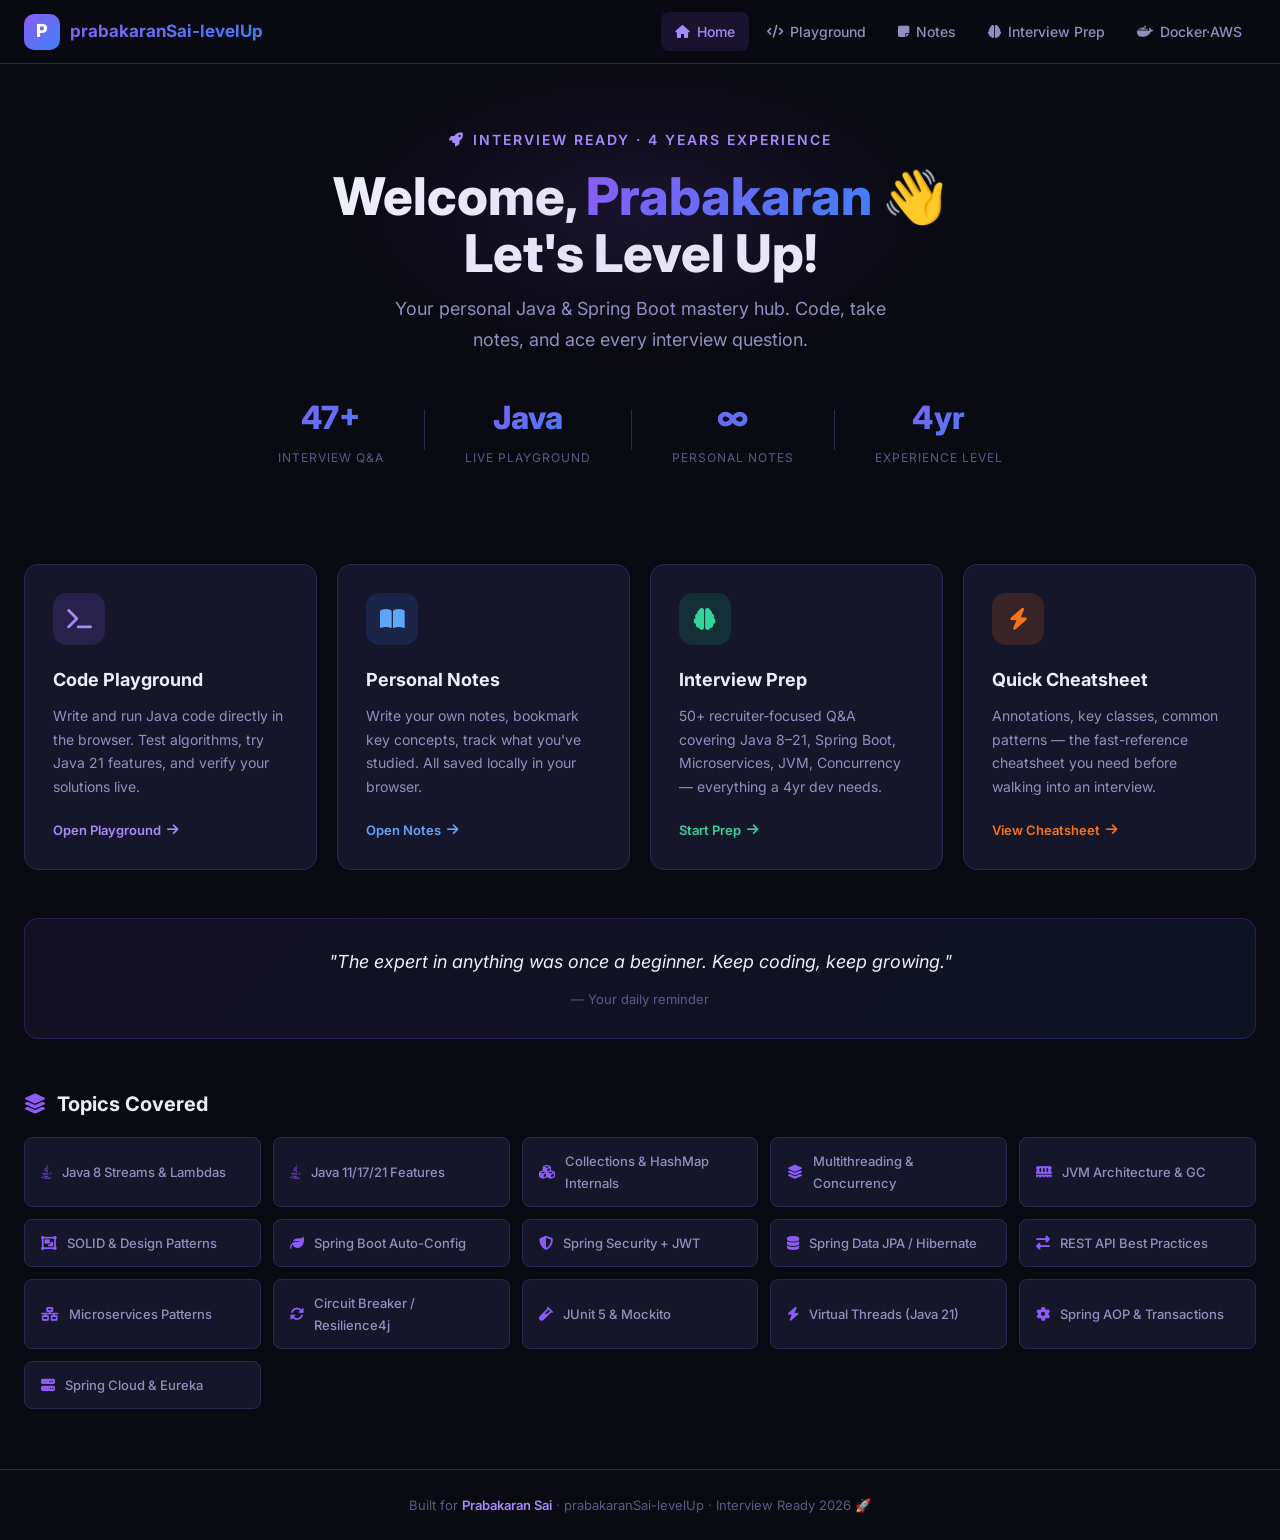
<file: index.html>
<!DOCTYPE html>
<html lang="en">
<head>
  <meta charset="UTF-8" />
  <meta name="viewport" content="width=device-width, initial-scale=1.0" />
  <title>prabakaranSai-levelUp</title>
  <link rel="stylesheet" href="style.css" />
  <link rel="stylesheet" href="https://cdnjs.cloudflare.com/ajax/libs/font-awesome/6.5.0/css/all.min.css" />
  <style>
    /* ---- Hero ---- */
    .hero {
      padding: 64px 0 48px;
      text-align: center;
      position: relative;
    }
    .hero::before {
      content: '';
      position: absolute;
      top: 0; left: 50%; transform: translateX(-50%);
      width: 600px; height: 300px;
      background: radial-gradient(ellipse, rgba(139,92,246,0.12) 0%, transparent 70%);
      pointer-events: none;
    }
    .hero-greeting {
      font-size: 14px;
      font-weight: 600;
      color: var(--purple-light);
      letter-spacing: 2px;
      text-transform: uppercase;
      margin-bottom: 16px;
      display: flex;
      align-items: center;
      justify-content: center;
      gap: 8px;
    }
    .hero-title {
      font-size: 52px;
      font-weight: 800;
      line-height: 1.1;
      margin-bottom: 12px;
    }
    .hero-title .gradient-text {
      background: var(--gradient);
      -webkit-background-clip: text;
      -webkit-text-fill-color: transparent;
      background-clip: text;
    }
    .hero-subtitle {
      color: var(--text-secondary);
      font-size: 18px;
      max-width: 540px;
      margin: 0 auto 36px;
    }
    .hero-stats {
      display: flex;
      align-items: center;
      justify-content: center;
      gap: 40px;
      margin-bottom: 48px;
      flex-wrap: wrap;
    }
    .stat {
      text-align: center;
    }
    .stat-value {
      font-size: 32px;
      font-weight: 800;
      background: var(--gradient);
      -webkit-background-clip: text;
      -webkit-text-fill-color: transparent;
      background-clip: text;
    }
    .stat-label {
      font-size: 12px;
      color: var(--text-muted);
      text-transform: uppercase;
      letter-spacing: 1px;
      margin-top: 2px;
    }
    .stat-divider {
      width: 1px;
      height: 40px;
      background: var(--border);
    }

    /* ---- Feature Cards ---- */
    .features-grid {
      display: grid;
      grid-template-columns: repeat(auto-fit, minmax(280px, 1fr));
      gap: 20px;
      margin-bottom: 48px;
    }
    .feature-card {
      background: var(--bg-card);
      border: 1px solid var(--border);
      border-radius: var(--radius);
      padding: 28px;
      text-decoration: none;
      color: inherit;
      transition: all 0.3s;
      position: relative;
      overflow: hidden;
      display: block;
    }
    .feature-card::before {
      content: '';
      position: absolute;
      inset: 0;
      opacity: 0;
      transition: opacity 0.3s;
    }
    .feature-card.purple-card::before { background: radial-gradient(ellipse at 30% 30%, rgba(139,92,246,0.08), transparent 60%); }
    .feature-card.blue-card::before   { background: radial-gradient(ellipse at 30% 30%, rgba(59,130,246,0.08), transparent 60%); }
    .feature-card.green-card::before  { background: radial-gradient(ellipse at 30% 30%, rgba(16,185,129,0.08), transparent 60%); }
    .feature-card.orange-card::before { background: radial-gradient(ellipse at 30% 30%, rgba(249,115,22,0.08), transparent 60%); }
    .feature-card:hover::before { opacity: 1; }
    .feature-card:hover {
      border-color: var(--border-light);
      transform: translateY(-4px);
      box-shadow: var(--shadow-card);
    }
    .feature-card.purple-card:hover { border-color: rgba(139,92,246,0.4); box-shadow: var(--glow-purple); }
    .feature-card.blue-card:hover   { border-color: rgba(59,130,246,0.4);  box-shadow: var(--glow-blue); }
    .feature-card.green-card:hover  { border-color: rgba(16,185,129,0.4); }
    .feature-card.orange-card:hover { border-color: rgba(249,115,22,0.4); }

    .feature-icon {
      width: 52px;
      height: 52px;
      border-radius: 14px;
      display: flex;
      align-items: center;
      justify-content: center;
      font-size: 22px;
      margin-bottom: 20px;
    }
    .feature-card.purple-card .feature-icon { background: rgba(139,92,246,0.15); color: var(--purple-light); }
    .feature-card.blue-card   .feature-icon { background: rgba(59,130,246,0.15);  color: var(--blue-light); }
    .feature-card.green-card  .feature-icon { background: rgba(16,185,129,0.15);  color: var(--green-light); }
    .feature-card.orange-card .feature-icon { background: rgba(249,115,22,0.15);  color: var(--orange); }

    .feature-title {
      font-size: 18px;
      font-weight: 700;
      margin-bottom: 8px;
    }
    .feature-desc {
      color: var(--text-secondary);
      font-size: 14px;
      line-height: 1.7;
      margin-bottom: 20px;
    }
    .feature-link {
      font-size: 13px;
      font-weight: 600;
      display: flex;
      align-items: center;
      gap: 6px;
      transition: gap 0.2s;
    }
    .feature-card.purple-card .feature-link { color: var(--purple-light); }
    .feature-card.blue-card   .feature-link { color: var(--blue-light); }
    .feature-card.green-card  .feature-link { color: var(--green-light); }
    .feature-card.orange-card .feature-link { color: var(--orange); }
    .feature-card:hover .feature-link { gap: 10px; }

    /* ---- Topics Overview ---- */
    .topics-section {
      margin-bottom: 60px;
    }
    .topics-grid {
      display: grid;
      grid-template-columns: repeat(auto-fill, minmax(200px, 1fr));
      gap: 12px;
    }
    .topic-chip {
      background: var(--bg-card);
      border: 1px solid var(--border);
      border-radius: var(--radius-sm);
      padding: 12px 16px;
      display: flex;
      align-items: center;
      gap: 10px;
      font-size: 13px;
      font-weight: 500;
      color: var(--text-secondary);
      transition: all 0.2s;
      cursor: default;
    }
    .topic-chip:hover {
      border-color: var(--purple);
      color: var(--text-primary);
      background: rgba(139,92,246,0.05);
    }
    .topic-chip i { font-size: 14px; color: var(--purple); }

    /* ---- Quote ---- */
    .quote-card {
      background: linear-gradient(135deg, rgba(139,92,246,0.08), rgba(59,130,246,0.08));
      border: 1px solid rgba(139,92,246,0.2);
      border-radius: var(--radius);
      padding: 28px 32px;
      text-align: center;
      margin-bottom: 48px;
    }
    .quote-text {
      font-size: 18px;
      font-style: italic;
      color: var(--text-primary);
      line-height: 1.7;
      margin-bottom: 10px;
    }
    .quote-author {
      font-size: 13px;
      color: var(--text-muted);
    }

    /* ---- Footer ---- */
    footer {
      border-top: 1px solid var(--border);
      padding: 24px;
      text-align: center;
      color: var(--text-muted);
      font-size: 13px;
    }
    footer span { color: var(--purple-light); font-weight: 600; }

    @media (max-width: 600px) {
      .hero-title { font-size: 32px; }
      .hero-stats { gap: 20px; }
      .stat-divider { display: none; }
    }
  </style>
</head>
<body>

  <!-- NAVBAR -->
  <nav class="navbar">
    <a href="index.html" class="nav-brand">
      <div class="nav-logo">P</div>
      <span class="nav-title">prabakaranSai-levelUp</span>
    </a>
    <ul class="nav-links">
      <li><a href="index.html" class="active"><i class="fas fa-home"></i> <span>Home</span></a></li>
      <li><a href="playground.html"><i class="fas fa-code"></i> <span>Playground</span></a></li>
      <li><a href="notes.html"><i class="fas fa-sticky-note"></i> <span>Notes</span></a></li>
      <li><a href="interview.html"><i class="fas fa-brain"></i> <span>Interview Prep</span></a></li>
      <li><a href="docker-aws-cicd.html"><i class="fab fa-docker"></i> <span>Docker·AWS</span></a></li>
    </ul>
  </nav>

  <!-- HERO -->
  <div class="container">
    <div class="hero fade-up">
      <div class="hero-greeting">
        <i class="fas fa-rocket"></i>
        Interview Ready · 4 Years Experience
      </div>
      <h1 class="hero-title">
        Welcome, <span class="gradient-text">Prabakaran</span> 👋<br/>
        Let's Level Up!
      </h1>
      <p class="hero-subtitle">
        Your personal Java &amp; Spring Boot mastery hub. Code, take notes,
        and ace every interview question.
      </p>

      <div class="hero-stats">
        <div class="stat">
          <div class="stat-value">47+</div>
          <div class="stat-label">Interview Q&amp;A</div>
        </div>
        <div class="stat-divider"></div>
        <div class="stat">
          <div class="stat-value">Java</div>
          <div class="stat-label">Live Playground</div>
        </div>
        <div class="stat-divider"></div>
        <div class="stat">
          <div class="stat-value">∞</div>
          <div class="stat-label">Personal Notes</div>
        </div>
        <div class="stat-divider"></div>
        <div class="stat">
          <div class="stat-value">4yr</div>
          <div class="stat-label">Experience Level</div>
        </div>
      </div>
    </div>

    <!-- FEATURE CARDS -->
    <div class="features-grid fade-up">
      <a href="playground.html" class="feature-card purple-card">
        <div class="feature-icon"><i class="fas fa-terminal"></i></div>
        <div class="feature-title">Code Playground</div>
        <div class="feature-desc">
          Write and run Java code directly in the browser. Test algorithms, try Java 21 features, and verify your solutions live.
        </div>
        <div class="feature-link">Open Playground <i class="fas fa-arrow-right"></i></div>
      </a>

      <a href="notes.html" class="feature-card blue-card">
        <div class="feature-icon"><i class="fas fa-book-open"></i></div>
        <div class="feature-title">Personal Notes</div>
        <div class="feature-desc">
          Write your own notes, bookmark key concepts, track what you've studied. All saved locally in your browser.
        </div>
        <div class="feature-link">Open Notes <i class="fas fa-arrow-right"></i></div>
      </a>

      <a href="interview.html" class="feature-card green-card">
        <div class="feature-icon"><i class="fas fa-brain"></i></div>
        <div class="feature-title">Interview Prep</div>
        <div class="feature-desc">
          50+ recruiter-focused Q&amp;A covering Java 8–21, Spring Boot, Microservices, JVM, Concurrency — everything a 4yr dev needs.
        </div>
        <div class="feature-link">Start Prep <i class="fas fa-arrow-right"></i></div>
      </a>

      <a href="interview.html#cheatsheet" class="feature-card orange-card">
        <div class="feature-icon"><i class="fas fa-bolt"></i></div>
        <div class="feature-title">Quick Cheatsheet</div>
        <div class="feature-desc">
          Annotations, key classes, common patterns — the fast-reference cheatsheet you need before walking into an interview.
        </div>
        <div class="feature-link">View Cheatsheet <i class="fas fa-arrow-right"></i></div>
      </a>
    </div>

    <!-- MOTIVATIONAL QUOTE -->
    <div class="quote-card fade-up">
      <div class="quote-text">"The expert in anything was once a beginner. Keep coding, keep growing."</div>
      <div class="quote-author">— Your daily reminder</div>
    </div>

    <!-- TOPICS OVERVIEW -->
    <div class="topics-section fade-up">
      <h2 class="section-title"><i class="fas fa-layer-group"></i> Topics Covered</h2>
      <div class="topics-grid">
        <div class="topic-chip"><i class="fab fa-java"></i> Java 8 Streams &amp; Lambdas</div>
        <div class="topic-chip"><i class="fab fa-java"></i> Java 11/17/21 Features</div>
        <div class="topic-chip"><i class="fas fa-cubes"></i> Collections &amp; HashMap Internals</div>
        <div class="topic-chip"><i class="fas fa-layer-group"></i> Multithreading &amp; Concurrency</div>
        <div class="topic-chip"><i class="fas fa-memory"></i> JVM Architecture &amp; GC</div>
        <div class="topic-chip"><i class="fas fa-object-group"></i> SOLID &amp; Design Patterns</div>
        <div class="topic-chip"><i class="fas fa-leaf"></i> Spring Boot Auto-Config</div>
        <div class="topic-chip"><i class="fas fa-shield-alt"></i> Spring Security + JWT</div>
        <div class="topic-chip"><i class="fas fa-database"></i> Spring Data JPA / Hibernate</div>
        <div class="topic-chip"><i class="fas fa-exchange-alt"></i> REST API Best Practices</div>
        <div class="topic-chip"><i class="fas fa-network-wired"></i> Microservices Patterns</div>
        <div class="topic-chip"><i class="fas fa-sync-alt"></i> Circuit Breaker / Resilience4j</div>
        <div class="topic-chip"><i class="fas fa-vial"></i> JUnit 5 &amp; Mockito</div>
        <div class="topic-chip"><i class="fas fa-bolt"></i> Virtual Threads (Java 21)</div>
        <div class="topic-chip"><i class="fas fa-cog"></i> Spring AOP &amp; Transactions</div>
        <div class="topic-chip"><i class="fas fa-server"></i> Spring Cloud &amp; Eureka</div>
      </div>
    </div>

  </div><!-- /container -->

  <footer>
    Built for <span>Prabakaran Sai</span> · prabakaranSai-levelUp · Interview Ready 2026 🚀
  </footer>

</body>
</html>
</file>
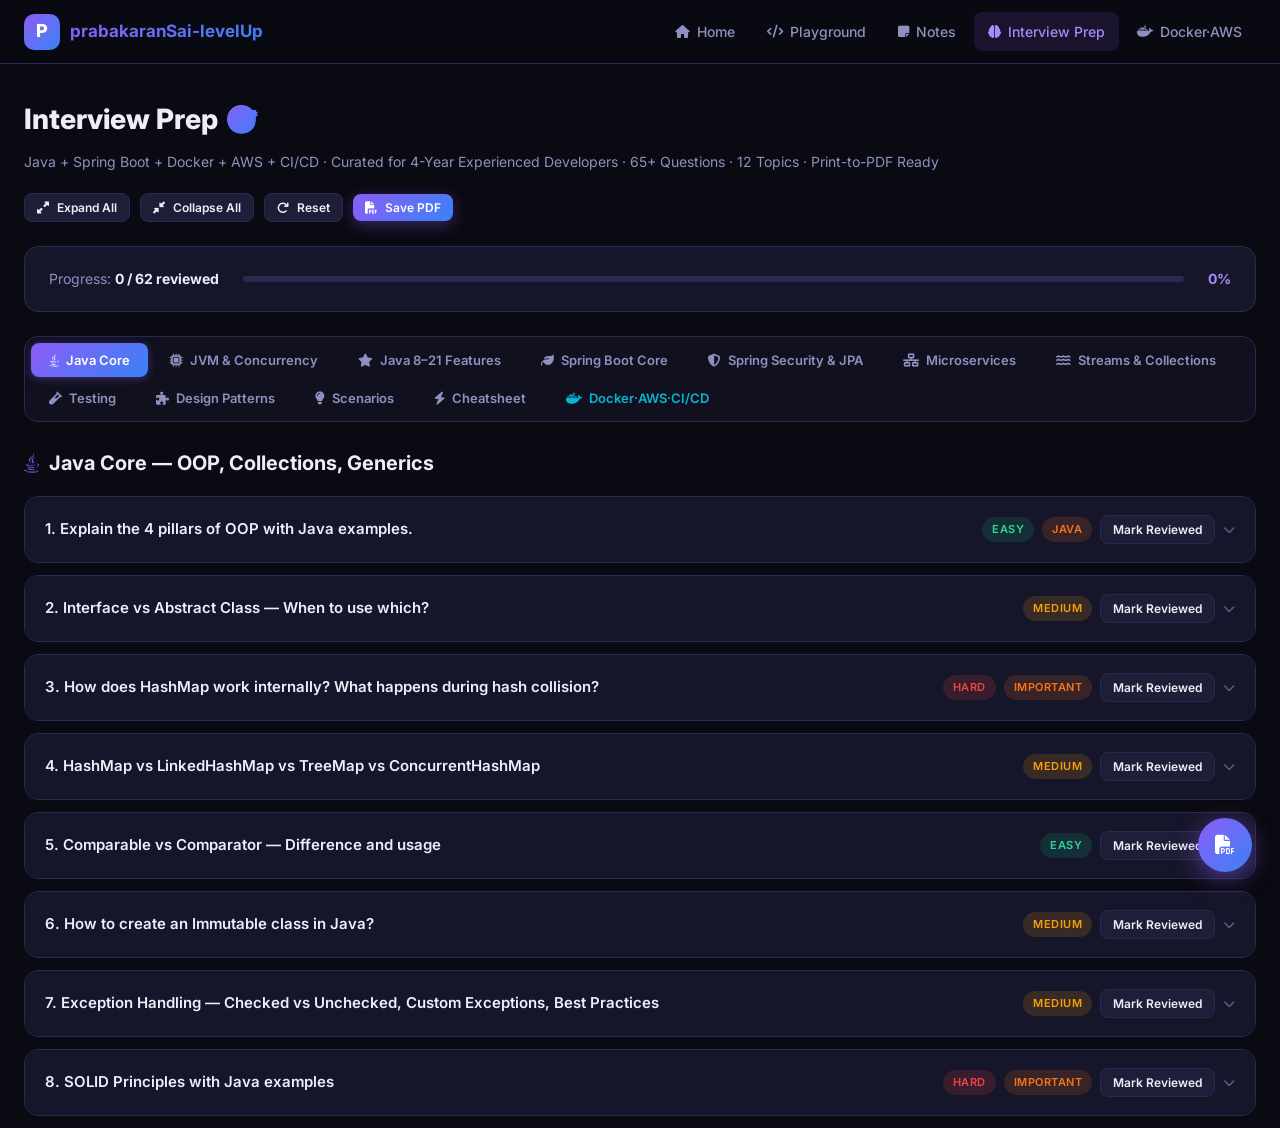
<file: interview.html>
<!DOCTYPE html>
<html lang="en">
<head>
  <meta charset="UTF-8" />
  <meta name="viewport" content="width=device-width, initial-scale=1.0" />
  <title>Interview Prep – prabakaranSai-levelUp</title>
  <link rel="stylesheet" href="style.css" />
  <link rel="stylesheet" href="https://cdnjs.cloudflare.com/ajax/libs/font-awesome/6.5.0/css/all.min.css" />
  <style>
    .prep-header {
      padding: 32px 0 24px;
      display: flex;
      align-items: flex-start;
      justify-content: space-between;
      gap: 20px;
      flex-wrap: wrap;
    }
    .prep-title { font-size: 28px; font-weight: 800; margin-bottom: 6px; }
    .prep-meta  { color: var(--text-secondary); font-size: 14px; }

    .progress-section {
      background: var(--bg-card);
      border: 1px solid var(--border);
      border-radius: var(--radius);
      padding: 20px 24px;
      margin-bottom: 24px;
      display: flex;
      align-items: center;
      gap: 24px;
      flex-wrap: wrap;
    }
    .progress-label {
      font-size: 14px;
      color: var(--text-secondary);
      white-space: nowrap;
    }
    .progress-label strong { color: var(--text-primary); }

    .cheatsheet-grid {
      display: grid;
      grid-template-columns: repeat(auto-fill, minmax(260px, 1fr));
      gap: 14px;
      margin-bottom: 32px;
    }
    .cheat-card {
      background: var(--bg-card);
      border: 1px solid var(--border);
      border-radius: var(--radius);
      padding: 16px;
    }
    .cheat-title {
      font-size: 13px;
      font-weight: 700;
      color: var(--purple-light);
      margin-bottom: 10px;
      text-transform: uppercase;
      letter-spacing: 0.5px;
    }
    .cheat-items { list-style: none; }
    .cheat-items li {
      font-size: 12.5px;
      color: var(--text-secondary);
      padding: 3px 0;
      border-bottom: 1px solid var(--border);
      display: flex;
      align-items: flex-start;
      gap: 8px;
      line-height: 1.5;
    }
    .cheat-items li:last-child { border-bottom: none; }
    .cheat-items li::before { content: '→'; color: var(--purple); flex-shrink: 0; font-size: 11px; margin-top: 2px; }
    .cheat-items code {
      font-family: 'Fira Code', monospace;
      font-size: 11px;
      background: var(--bg-secondary);
      padding: 1px 5px;
      border-radius: 3px;
      color: var(--green-light);
    }

    /* ===== PRINT / PDF STYLES ===== */
    .print-fab {
      position: fixed;
      bottom: 28px;
      right: 28px;
      z-index: 999;
      width: 54px;
      height: 54px;
      border-radius: 50%;
      background: var(--gradient);
      color: white;
      border: none;
      cursor: pointer;
      display: flex;
      align-items: center;
      justify-content: center;
      font-size: 20px;
      box-shadow: 0 6px 24px rgba(139,92,246,0.5);
      transition: transform 0.2s, box-shadow 0.2s;
    }
    .print-fab:hover { transform: scale(1.12); box-shadow: 0 8px 32px rgba(139,92,246,0.7); }
    .print-fab-label {
      position: fixed;
      bottom: 34px;
      right: 92px;
      z-index: 999;
      background: var(--bg-card);
      border: 1px solid var(--border);
      border-radius: var(--radius-sm);
      padding: 6px 14px;
      font-size: 13px;
      font-weight: 600;
      color: var(--text-secondary);
      white-space: nowrap;
      opacity: 0;
      pointer-events: none;
      transition: opacity 0.2s;
    }
    .print-fab:hover + .print-fab-label { opacity: 1; }

    @media print {
      * { -webkit-print-color-adjust: exact; print-color-adjust: exact; }
      body { background: #0a0a12 !important; color: #eeeef8 !important; }
      .navbar, .print-fab, .print-fab-label, .btn:not(.review-btn) { display: none !important; }
      .tabs { display: none !important; }
      .tab-content { display: block !important; page-break-before: always; }
      .tab-content:first-of-type { page-break-before: auto; }
      .accordion-body { display: block !important; }
      .accordion-item { page-break-inside: avoid; margin-bottom: 16px; }
      .accordion-header { background: #16162a !important; }
      .code-block { background: #10101e !important; border: 1px solid #2a2a50 !important; white-space: pre-wrap !important; word-break: break-all; }
      .section-title { page-break-after: avoid; }
      .progress-section { display: none; }
      .cheatsheet-grid { grid-template-columns: repeat(3, 1fr) !important; }
    }
  </style>
</head>
<body>

  <!-- NAVBAR -->
  <nav class="navbar">
    <a href="index.html" class="nav-brand">
      <div class="nav-logo">P</div>
      <span class="nav-title">prabakaranSai-levelUp</span>
    </a>
    <ul class="nav-links">
      <li><a href="index.html"><i class="fas fa-home"></i> <span>Home</span></a></li>
      <li><a href="playground.html"><i class="fas fa-code"></i> <span>Playground</span></a></li>
      <li><a href="notes.html"><i class="fas fa-sticky-note"></i> <span>Notes</span></a></li>
      <li><a href="interview.html" class="active"><i class="fas fa-brain"></i> <span>Interview Prep</span></a></li>
      <li><a href="docker-aws-cicd.html"><i class="fab fa-docker"></i> <span>Docker·AWS</span></a></li>
    </ul>
  </nav>

  <div class="container">
    <!-- Header -->
    <div class="prep-header">
      <div>
        <h1 class="prep-title">Interview Prep <span style="background:var(--gradient);-webkit-background-clip:text;-webkit-text-fill-color:transparent;background-clip:text">🎯</span></h1>
        <p class="prep-meta">Java + Spring Boot + Docker + AWS + CI/CD · Curated for 4-Year Experienced Developers · 65+ Questions · 12 Topics · Print-to-PDF Ready</p>
      </div>
      <div style="display:flex;gap:10px;flex-wrap:wrap;align-items:center">
        <button class="btn btn-secondary btn-sm" onclick="expandAll()"><i class="fas fa-expand-alt"></i> Expand All</button>
        <button class="btn btn-secondary btn-sm" onclick="collapseAll()"><i class="fas fa-compress-alt"></i> Collapse All</button>
        <button class="btn btn-secondary btn-sm" onclick="resetProgress()"><i class="fas fa-redo"></i> Reset</button>
        <button class="btn btn-primary btn-sm" onclick="window.print()"><i class="fas fa-file-pdf"></i> Save PDF</button>
      </div>
    </div>

    <!-- Progress -->
    <div class="progress-section">
      <div class="progress-label">Progress: <strong id="progressText">0 / 0 reviewed</strong></div>
      <div class="progress-bar" style="flex:1;min-width:200px">
        <div class="progress-fill" id="progressBar" style="width:0%"></div>
      </div>
      <div id="progressPct" style="font-size:14px;font-weight:700;color:var(--purple-light)">0%</div>
    </div>

    <!-- TABS -->
    <div class="tabs">
      <button class="tab-btn active" onclick="switchTab('java-core')"><i class="fab fa-java"></i> Java Core</button>
      <button class="tab-btn" onclick="switchTab('java-adv')"><i class="fas fa-microchip"></i> JVM & Concurrency</button>
      <button class="tab-btn" onclick="switchTab('java-new')"><i class="fas fa-star"></i> Java 8–21 Features</button>
      <button class="tab-btn" onclick="switchTab('spring-core')"><i class="fas fa-leaf"></i> Spring Boot Core</button>
      <button class="tab-btn" onclick="switchTab('spring-adv')"><i class="fas fa-shield-alt"></i> Spring Security & JPA</button>
      <button class="tab-btn" onclick="switchTab('microservices')"><i class="fas fa-network-wired"></i> Microservices</button>
      <button class="tab-btn" onclick="switchTab('streams')"><i class="fas fa-water"></i> Streams &amp; Collections</button>
      <button class="tab-btn" onclick="switchTab('testing')"><i class="fas fa-vial"></i> Testing</button>
      <button class="tab-btn" onclick="switchTab('patterns')"><i class="fas fa-puzzle-piece"></i> Design Patterns</button>
      <button class="tab-btn" onclick="switchTab('scenarios')"><i class="fas fa-lightbulb"></i> Scenarios</button>
      <button class="tab-btn" onclick="switchTab('cheatsheet')"><i class="fas fa-bolt"></i> Cheatsheet</button>
      <button class="tab-btn" onclick="switchTab('docker-aws')" style="color:var(--cyan)"><i class="fab fa-docker"></i> Docker·AWS·CI/CD</button>
    </div>

    <!-- ===================== TAB: JAVA CORE ===================== -->
    <div class="tab-content active" id="tab-java-core">
      <h2 class="section-title"><i class="fab fa-java"></i> Java Core — OOP, Collections, Generics</h2>

      <!-- Q1 -->
      <div class="accordion-item" data-id="jc1">
        <div class="accordion-header" onclick="toggle('jc1')">
          <span class="accordion-question">1. Explain the 4 pillars of OOP with Java examples.</span>
          <div class="accordion-meta">
            <span class="badge badge-easy">Easy</span>
            <span class="badge badge-java">Java</span>
            <button class="btn btn-sm btn-secondary review-btn" data-id="jc1" onclick="markReviewed(event,'jc1')">Mark Reviewed</button>
            <i class="fas fa-chevron-down accordion-icon"></i>
          </div>
        </div>
        <div class="accordion-body">
          <p><strong>1. Encapsulation</strong> — Binding data and methods together, hiding internal state via access modifiers.</p>
          <div class="code-block">class BankAccount {
    private double balance; // hidden
    public void deposit(double amt) { if(amt > 0) balance += amt; }
    public double getBalance() { return balance; }
}</div>
          <p><strong>2. Inheritance</strong> — Child class inherits parent class properties. Promotes reuse.</p>
          <div class="code-block">class Animal { void eat() { System.out.println("eating"); } }
class Dog extends Animal { void bark() { System.out.println("woof"); } }</div>
          <p><strong>3. Polymorphism</strong> — Same interface, multiple behaviors. Compile-time (overloading) and Runtime (overriding).</p>
          <div class="code-block">// Runtime polymorphism
Animal a = new Dog();
a.eat(); // Dog's eat() called (if overridden)</div>
          <p><strong>4. Abstraction</strong> — Hiding implementation details, exposing only essential features. Done via abstract classes or interfaces.</p>
          <div class="code-block">interface Payment { void pay(double amount); }
class CreditCard implements Payment { public void pay(double amt) { ... } }</div>
          <div class="tip"><strong>Recruiter insight:</strong> Always mention the "why" — encapsulation = data security, abstraction = reduce complexity, inheritance = reuse, polymorphism = flexibility.</div>
        </div>
      </div>

      <!-- Q2 -->
      <div class="accordion-item" data-id="jc2">
        <div class="accordion-header" onclick="toggle('jc2')">
          <span class="accordion-question">2. Interface vs Abstract Class — When to use which?</span>
          <div class="accordion-meta">
            <span class="badge badge-medium">Medium</span>
            <button class="btn btn-sm btn-secondary review-btn" data-id="jc2" onclick="markReviewed(event,'jc2')">Mark Reviewed</button>
            <i class="fas fa-chevron-down accordion-icon"></i>
          </div>
        </div>
        <div class="accordion-body">
          <p><strong>Abstract Class:</strong> Can have state (fields), constructors, concrete methods. Single inheritance only. Use when classes share a common base with shared implementation.</p>
          <p><strong>Interface:</strong> Multiple inheritance supported. Default/static methods from Java 8. No state (except constants). Use for defining a contract/capability (Serializable, Runnable, Comparable).</p>
          <div class="code-block">// Abstract class — shared state + partial implementation
abstract class Vehicle {
    private String brand;
    Vehicle(String brand) { this.brand = brand; }
    abstract void start();
    void stop() { System.out.println("stopping"); } // concrete
}

// Interface — capability contract
interface Flyable { void fly(); default void land() { System.out.println("landing"); } }
interface Swimmable { void swim(); }
class Duck extends Animal implements Flyable, Swimmable { ... }</div>
          <div class="tip"><strong>Rule of thumb:</strong> "IS-A" relationship with shared state → abstract class. "CAN-DO" capability → interface. In modern Java (8+), prefer interfaces with default methods.</div>
        </div>
      </div>

      <!-- Q3 -->
      <div class="accordion-item" data-id="jc3">
        <div class="accordion-header" onclick="toggle('jc3')">
          <span class="accordion-question">3. How does HashMap work internally? What happens during hash collision?</span>
          <div class="accordion-meta">
            <span class="badge badge-hard">Hard</span>
            <span class="badge badge-java">Important</span>
            <button class="btn btn-sm btn-secondary review-btn" data-id="jc3" onclick="markReviewed(event,'jc3')">Mark Reviewed</button>
            <i class="fas fa-chevron-down accordion-icon"></i>
          </div>
        </div>
        <div class="accordion-body">
          <p><strong>Internal structure:</strong> <code>Node&lt;K,V&gt;[]</code> array (buckets). Default capacity: 16, load factor: 0.75.</p>
          <p><strong>put(key, value) process:</strong></p>
          <ul>
            <li>Compute <code>hash = key.hashCode() ^ (h >>> 16)</code> (spreading)</li>
            <li>Find bucket index: <code>hash & (capacity - 1)</code></li>
            <li>If bucket empty → insert new Node</li>
            <li>If collision → traverse linked list, check equals(). If key exists → update value. If not → append.</li>
            <li>If bucket size &gt; 8 AND table size ≥ 64 → convert to <strong>Red-Black Tree</strong> (O(log n) lookups)</li>
            <li>If tree shrinks back to ≤ 6 → converts back to linked list</li>
          </ul>
          <p><strong>Resize:</strong> When size &gt; capacity × loadFactor → resize to 2× (rehash all entries).</p>
          <div class="code-block">// Java 8 HashMap - simplified
int hash = key.hashCode() ^ (key.hashCode() >>> 16);
int index = hash & (table.length - 1);
// Bucket = linked list until 8 nodes → then Red-Black Tree</div>
          <div class="tip"><strong>Key points to mention:</strong> hashCode() + equals() contract, why 0.75 load factor (balances space/time), Java 8 treeification improvement, thread-unsafe (use ConcurrentHashMap for concurrency).</div>
        </div>
      </div>

      <!-- Q4 -->
      <div class="accordion-item" data-id="jc4">
        <div class="accordion-header" onclick="toggle('jc4')">
          <span class="accordion-question">4. HashMap vs LinkedHashMap vs TreeMap vs ConcurrentHashMap</span>
          <div class="accordion-meta">
            <span class="badge badge-medium">Medium</span>
            <button class="btn btn-sm btn-secondary review-btn" data-id="jc4" onclick="markReviewed(event,'jc4')">Mark Reviewed</button>
            <i class="fas fa-chevron-down accordion-icon"></i>
          </div>
        </div>
        <div class="accordion-body">
          <ul>
            <li><strong>HashMap</strong> — No ordering, O(1) avg, null key/values allowed, NOT thread-safe</li>
            <li><strong>LinkedHashMap</strong> — Maintains insertion order (or access order), O(1), null allowed, NOT thread-safe. Good for LRU cache (<code>new LinkedHashMap(cap, 0.75f, true)</code>)</li>
            <li><strong>TreeMap</strong> — Sorted by natural order or Comparator, O(log n), NO null keys, NOT thread-safe</li>
            <li><strong>ConcurrentHashMap</strong> — Thread-safe, NO null keys/values. Java 8: uses CAS + synchronized at bucket level (16 default segments in Java 7). High concurrency, good for read-heavy workloads</li>
            <li><strong>WeakHashMap</strong> — Keys held by weak references (GC-able). Good for cache entries</li>
          </ul>
          <div class="code-block">// LRU Cache using LinkedHashMap
class LRUCache extends LinkedHashMap&lt;Integer, Integer&gt; {
    private int capacity;
    LRUCache(int cap) { super(cap, 0.75f, true); this.capacity = cap; }
    @Override protected boolean removeEldestEntry(Map.Entry&lt;?,?&gt; e) {
        return size() > capacity;
    }
}</div>
        </div>
      </div>

      <!-- Q5 -->
      <div class="accordion-item" data-id="jc5">
        <div class="accordion-header" onclick="toggle('jc5')">
          <span class="accordion-question">5. Comparable vs Comparator — Difference and usage</span>
          <div class="accordion-meta">
            <span class="badge badge-easy">Easy</span>
            <button class="btn btn-sm btn-secondary review-btn" data-id="jc5" onclick="markReviewed(event,'jc5')">Mark Reviewed</button>
            <i class="fas fa-chevron-down accordion-icon"></i>
          </div>
        </div>
        <div class="accordion-body">
          <p><strong>Comparable</strong> — Defines natural ordering inside the class itself. Implements <code>compareTo(T o)</code>. One sort sequence.</p>
          <p><strong>Comparator</strong> — External comparator, separate from class. Multiple sort sequences possible. Functional interface — use lambdas.</p>
          <div class="code-block">// Comparable - natural order (inside class)
class Employee implements Comparable&lt;Employee&gt; {
    String name; int salary;
    @Override public int compareTo(Employee o) { return this.salary - o.salary; }
}
Collections.sort(employees); // uses compareTo

// Comparator - multiple orderings (external)
Comparator&lt;Employee&gt; byName   = Comparator.comparing(e -> e.name);
Comparator&lt;Employee&gt; bySalary = Comparator.comparingInt(e -> e.salary);
Comparator&lt;Employee&gt; complex  = Comparator.comparing(Employee::getName)
                                           .thenComparingInt(Employee::getSalary)
                                           .reversed();
employees.sort(byName);
employees.sort(complex);</div>
          <div class="tip">Prefer Comparator for flexibility. Use <code>Comparator.comparing()</code> — it's null-safe and chaining-friendly.</div>
        </div>
      </div>

      <!-- Q6 -->
      <div class="accordion-item" data-id="jc6">
        <div class="accordion-header" onclick="toggle('jc6')">
          <span class="accordion-question">6. How to create an Immutable class in Java?</span>
          <div class="accordion-meta">
            <span class="badge badge-medium">Medium</span>
            <button class="btn btn-sm btn-secondary review-btn" data-id="jc6" onclick="markReviewed(event,'jc6')">Mark Reviewed</button>
            <i class="fas fa-chevron-down accordion-icon"></i>
          </div>
        </div>
        <div class="accordion-body">
          <p>Rules for creating an immutable class:</p>
          <ul>
            <li>Declare class as <strong>final</strong> (prevent subclassing)</li>
            <li>All fields <strong>private final</strong></li>
            <li>No setters</li>
            <li>Initialize all fields via constructor</li>
            <li>Deep copy of mutable fields (e.g., collections, dates)</li>
            <li>Return defensive copies from getters for mutable fields</li>
          </ul>
          <div class="code-block">public final class ImmutableEmployee {
    private final String name;
    private final int salary;
    private final List&lt;String&gt; skills; // mutable field!

    public ImmutableEmployee(String name, int salary, List&lt;String&gt; skills) {
        this.name = name;
        this.salary = salary;
        this.skills = new ArrayList&lt;&gt;(skills); // defensive copy
    }

    public String getName()    { return name; }
    public int getSalary()     { return salary; }
    public List&lt;String&gt; getSkills() {
        return Collections.unmodifiableList(skills); // defensive copy
    }
}</div>
          <div class="tip">Java's <code>record</code> keyword (Java 16+) creates immutable classes automatically! Also String, Integer, LocalDate are immutable.</div>
        </div>
      </div>

      <!-- Q7 -->
      <div class="accordion-item" data-id="jc7">
        <div class="accordion-header" onclick="toggle('jc7')">
          <span class="accordion-question">7. Exception Handling — Checked vs Unchecked, Custom Exceptions, Best Practices</span>
          <div class="accordion-meta">
            <span class="badge badge-medium">Medium</span>
            <button class="btn btn-sm btn-secondary review-btn" data-id="jc7" onclick="markReviewed(event,'jc7')">Mark Reviewed</button>
            <i class="fas fa-chevron-down accordion-icon"></i>
          </div>
        </div>
        <div class="accordion-body">
          <p><strong>Checked Exceptions</strong> — Must be declared or caught. Compiler enforces. Subclass of Exception (not RuntimeException). Example: IOException, SQLException.</p>
          <p><strong>Unchecked Exceptions</strong> — Subclass of RuntimeException. Not enforced. Example: NullPointerException, IllegalArgumentException.</p>
          <p><strong>Error</strong> — JVM-level problems (OutOfMemoryError, StackOverflowError). Don't catch these.</p>
          <div class="code-block">// Custom exception hierarchy
public class AppException extends RuntimeException {
    private final String errorCode;
    public AppException(String errorCode, String message) {
        super(message);
        this.errorCode = errorCode;
    }
    public AppException(String errorCode, String message, Throwable cause) {
        super(message, cause);
        this.errorCode = errorCode;
    }
    public String getErrorCode() { return errorCode; }
}
public class ResourceNotFoundException extends AppException {
    public ResourceNotFoundException(String id) {
        super("RESOURCE_NOT_FOUND", "Resource not found: " + id);
    }
}

// Best practices
try (InputStream in = new FileInputStream("file.txt")) { // try-with-resources
    // auto-closes
} catch (IOException e) {
    log.error("Failed to read file", e); // log with cause
    throw new AppException("FILE_READ_FAILED", "Failed to read file", e); // wrap
}</div>
          <div class="tip"><strong>Best practices:</strong> Prefer unchecked for programming errors. Never catch Exception/Throwable silently. Always log the cause. Use try-with-resources. Don't use exceptions for flow control.</div>
        </div>
      </div>

      <!-- Q8 -->
      <div class="accordion-item" data-id="jc8">
        <div class="accordion-header" onclick="toggle('jc8')">
          <span class="accordion-question">8. SOLID Principles with Java examples</span>
          <div class="accordion-meta">
            <span class="badge badge-hard">Hard</span>
            <span class="badge badge-java">Important</span>
            <button class="btn btn-sm btn-secondary review-btn" data-id="jc8" onclick="markReviewed(event,'jc8')">Mark Reviewed</button>
            <i class="fas fa-chevron-down accordion-icon"></i>
          </div>
        </div>
        <div class="accordion-body">
          <ul>
            <li><strong>S — Single Responsibility:</strong> A class should have only one reason to change. Separate UserService from EmailService.</li>
            <li><strong>O — Open/Closed:</strong> Open for extension, closed for modification. Use Strategy pattern, not if-else chains.</li>
            <li><strong>L — Liskov Substitution:</strong> Subclasses must be substitutable for their base classes without altering correctness.</li>
            <li><strong>I — Interface Segregation:</strong> Clients should not be forced to depend on interfaces they don't use. Split fat interfaces.</li>
            <li><strong>D — Dependency Inversion:</strong> High-level modules shouldn't depend on low-level. Both should depend on abstractions (inject interfaces, not concrete classes).</li>
          </ul>
          <div class="code-block">// D - Dependency Inversion (Spring does this via DI)
interface NotificationService { void send(String msg); }
class EmailNotification implements NotificationService { ... }
class SmsNotification   implements NotificationService { ... }

// High-level class depends on abstraction, not implementation
@Service
class OrderService {
    private final NotificationService notificationService; // injected
    OrderService(NotificationService ns) { this.notificationService = ns; }
}</div>
          <div class="tip"><strong>In interviews:</strong> For each principle, state what problem it solves + give a real-world code example. This differentiates senior devs.</div>
        </div>
      </div>
    </div>

    <!-- ===================== TAB: JVM & CONCURRENCY ===================== -->
    <div class="tab-content" id="tab-java-adv">
      <h2 class="section-title"><i class="fas fa-microchip"></i> JVM Architecture, GC &amp; Concurrency</h2>

      <!-- Q9 -->
      <div class="accordion-item" data-id="adv1">
        <div class="accordion-header" onclick="toggle('adv1')">
          <span class="accordion-question">9. Explain JVM Memory Model — Heap, Stack, Metaspace</span>
          <div class="accordion-meta">
            <span class="badge badge-hard">Hard</span>
            <span class="badge badge-java">Important</span>
            <button class="btn btn-sm btn-secondary review-btn" data-id="adv1" onclick="markReviewed(event,'adv1')">Mark Reviewed</button>
            <i class="fas fa-chevron-down accordion-icon"></i>
          </div>
        </div>
        <div class="accordion-body">
          <ul>
            <li><strong>Heap</strong> — Shared across threads. All objects live here. Divided into: <em>Young Gen</em> (Eden + Survivor S0/S1) and <em>Old Gen (Tenured)</em>.</li>
            <li><strong>Young Gen (Eden)</strong> — New objects allocated here. Minor GC (fast) clears it. Survivors promoted to S0/S1.</li>
            <li><strong>Old Gen</strong> — Long-lived objects. Major GC (slow, STW) clears it. Tenuring threshold controls promotion.</li>
            <li><strong>Metaspace (Java 8+)</strong> — Class metadata, method bytecode, static variables. Replaced PermGen. Grows dynamically (native memory). Can cause native OOM.</li>
            <li><strong>Stack</strong> — Per-thread. Method call frames (local variables, operand stack, return address). StackOverflowError = too deep recursion.</li>
            <li><strong>PC Register</strong> — Per-thread. Points to current instruction.</li>
            <li><strong>Native Method Stack</strong> — JNI calls.</li>
          </ul>
          <div class="code-block">// JVM flags for tuning
-Xms512m -Xmx2g        // initial/max heap
-XX:MetaspaceSize=256m  // initial metaspace
-XX:MaxMetaspaceSize=512m
-XX:+UseG1GC            // use G1 garbage collector
-XX:NewRatio=3          // Old:Young = 3:1</div>
          <div class="tip">OOM Types: <code>java.lang.OutOfMemoryError: Java heap space</code> → heap full. <code>...GC overhead limit exceeded</code> → GC running &gt;98% time. <code>...Metaspace</code> → class loading issue (ClassLoader leak).</div>
        </div>
      </div>

      <!-- Q10 -->
      <div class="accordion-item" data-id="adv2">
        <div class="accordion-header" onclick="toggle('adv2')">
          <span class="accordion-question">10. Garbage Collection — Types of GC algorithms (G1, ZGC, etc.)</span>
          <div class="accordion-meta">
            <span class="badge badge-hard">Hard</span>
            <button class="btn btn-sm btn-secondary review-btn" data-id="adv2" onclick="markReviewed(event,'adv2')">Mark Reviewed</button>
            <i class="fas fa-chevron-down accordion-icon"></i>
          </div>
        </div>
        <div class="accordion-body">
          <ul>
            <li><strong>Serial GC</strong> — Single-threaded. Good for small apps / single CPU.</li>
            <li><strong>Parallel GC (Throughput)</strong> — Multi-threaded. Stop-the-world. Default in Java 8. Good for batch processing.</li>
            <li><strong>CMS (Concurrent Mark Sweep)</strong> — Deprecated Java 9, removed 14. Concurrent collection, short STW pauses.</li>
            <li><strong>G1 GC (Java 9+ default)</strong> — Divides heap into equal-sized regions. Concurrent + incremental. Predictable pause targets. Replaces CMS.</li>
            <li><strong>ZGC (Java 15+ production)</strong> — Sub-millisecond pauses. Scalable to terabytes. Almost fully concurrent. Use <code>-XX:+UseZGC</code>.</li>
            <li><strong>Shenandoah</strong> — RedHat's ultra-low-pause GC. Similar to ZGC.</li>
          </ul>
          <p>GC Phases: Mark (find live objects) → Sweep (reclaim dead) → Compact (defragment).</p>
          <div class="tip"><strong>Choose:</strong> G1 for most apps. ZGC for latency-sensitive (trading, gaming). Parallel for maximum throughput. Always measure, never guess.</div>
        </div>
      </div>

      <!-- Q11 -->
      <div class="accordion-item" data-id="adv3">
        <div class="accordion-header" onclick="toggle('adv3')">
          <span class="accordion-question">11. volatile vs synchronized vs AtomicInteger — When to use what?</span>
          <div class="accordion-meta">
            <span class="badge badge-hard">Hard</span>
            <span class="badge badge-java">Important</span>
            <button class="btn btn-sm btn-secondary review-btn" data-id="adv3" onclick="markReviewed(event,'adv3')">Mark Reviewed</button>
            <i class="fas fa-chevron-down accordion-icon"></i>
          </div>
        </div>
        <div class="accordion-body">
          <p><strong>volatile</strong> — Guarantees <em>visibility</em> only (changes visible to all threads immediately). Does NOT guarantee atomicity. Use for: simple boolean flags, double-checked locking pattern.</p>
          <p><strong>synchronized</strong> — Guarantees <em>visibility + atomicity + mutual exclusion</em>. Only one thread at a time. High performance overhead. Use for compound operations.</p>
          <p><strong>Atomic classes</strong> — Lock-free thread safety using CAS (Compare-And-Swap) CPU instructions. AtomicInteger, AtomicLong, AtomicReference. Much faster than synchronized for single variables.</p>
          <div class="code-block">// volatile - visibility only
volatile boolean running = true; // flag pattern
void stop() { running = false; }

// synchronized - mutual exclusion
class Counter {
    private int count = 0;
    synchronized void increment() { count++; } // atomic
}

// AtomicInteger - lock-free, faster
AtomicInteger counter = new AtomicInteger(0);
counter.incrementAndGet();                     // CAS-based
counter.compareAndSet(expected, newValue);

// ReentrantLock - explicit lock, more control
ReentrantLock lock = new ReentrantLock();
lock.lock();
try { /* critical section */ } 
finally { lock.unlock(); } // ALWAYS unlock in finally!</div>
          <div class="tip">volatile i++ is NOT atomic (read-modify-write). Use AtomicInteger. Use synchronized/ReentrantLock only when you need compound operations or waiting/notification.</div>
        </div>
      </div>

      <!-- Q12 -->
      <div class="accordion-item" data-id="adv4">
        <div class="accordion-header" onclick="toggle('adv4')">
          <span class="accordion-question">12. ExecutorService, ThreadPool, CompletableFuture — Explain with real use cases</span>
          <div class="accordion-meta">
            <span class="badge badge-hard">Hard</span>
            <button class="btn btn-sm btn-secondary review-btn" data-id="adv4" onclick="markReviewed(event,'adv4')">Mark Reviewed</button>
            <i class="fas fa-chevron-down accordion-icon"></i>
          </div>
        </div>
        <div class="accordion-body">
          <p><strong>ExecutorService</strong> — Manages thread lifecycle. Decouple task submission from execution.</p>
          <div class="code-block">// Thread pool types
ExecutorService fixed  = Executors.newFixedThreadPool(10);      // fixed threads
ExecutorService cached = Executors.newCachedThreadPool();        // grows as needed
ExecutorService single = Executors.newSingleThreadExecutor();    // single thread
ScheduledExecutorService sched = Executors.newScheduledThreadPool(2);

// Custom pool (recommended for production)
ExecutorService pool = new ThreadPoolExecutor(
    5, 20, 60L, TimeUnit.SECONDS,
    new LinkedBlockingQueue&lt;&gt;(100),
    new ThreadFactory() { ... },
    new ThreadPoolExecutor.CallerRunsPolicy() // rejection policy
);

// CompletableFuture - async + non-blocking
CompletableFuture.supplyAsync(() -> fetchUser(id))
    .thenApplyAsync(user -> fetchOrders(user.getId()))
    .thenAcceptAsync(orders -> notifyUI(orders))
    .exceptionally(ex -> { log.error("failed", ex); return null; });

// Combine multiple futures
CompletableFuture&lt;User&gt; userFuture   = CompletableFuture.supplyAsync(() -> fetchUser());
CompletableFuture&lt;Order&gt; orderFuture = CompletableFuture.supplyAsync(() -> fetchOrder());
CompletableFuture.allOf(userFuture, orderFuture).thenRun(() -> {
    User u = userFuture.join();
    Order o = orderFuture.join();
});</div>
          <div class="tip">Always shut down ExecutorService gracefully: <code>pool.shutdown(); pool.awaitTermination(60, SECONDS);</code>. Avoid <code>Executors.newCachedThreadPool()</code> in production (unbounded threads → OOM).</div>
        </div>
      </div>
    </div>

    <!-- ===================== TAB: JAVA 8-21 ===================== -->
    <div class="tab-content" id="tab-java-new">
      <h2 class="section-title"><i class="fas fa-star"></i> Java 8 through 21 — Key Features</h2>

      <div class="accordion-item" data-id="new1">
        <div class="accordion-header" onclick="toggle('new1')">
          <span class="accordion-question">13. Java 8 — Streams, Lambda, Optional, Date-Time API, CompletableFuture</span>
          <div class="accordion-meta">
            <span class="badge badge-hard">Hard</span>
            <span class="badge badge-new">Java 8</span>
            <button class="btn btn-sm btn-secondary review-btn" data-id="new1" onclick="markReviewed(event,'new1')">Mark Reviewed</button>
            <i class="fas fa-chevron-down accordion-icon"></i>
          </div>
        </div>
        <div class="accordion-body">
          <ul>
            <li><strong>Lambda expressions</strong> — Anonymous functions. <code>(x, y) -&gt; x + y</code></li>
            <li><strong>Functional Interfaces</strong> — @FunctionalInterface. Function&lt;T,R&gt;, Predicate&lt;T&gt;, Consumer&lt;T&gt;, Supplier&lt;T&gt;, BiFunction&lt;T,U,R&gt;</li>
            <li><strong>Stream API</strong> — Lazy, sequential or parallel processing. Intermediate (filter, map, flatMap, sorted) + Terminal (collect, reduce, count, forEach)</li>
            <li><strong>Optional&lt;T&gt;</strong> — Avoid null. orElse(), orElseGet(), orElseThrow(), map(), flatMap(), filter()</li>
            <li><strong>Default/Static methods in interfaces</strong> — Backward compatible API evolution</li>
            <li><strong>Method references</strong> — Class::method, instance::method, Class::new</li>
            <li><strong>Date-Time API</strong> — java.time.*. LocalDate, LocalDateTime, ZonedDateTime, Duration, Period, DateTimeFormatter. Immutable &amp; thread-safe.</li>
            <li><strong>CompletableFuture</strong> — Async programming. thenApply, thenCompose, thenCombine, allOf, anyOf</li>
          </ul>
          <div class="code-block">// Stream pipeline
Map&lt;String, Long&gt; wordCount = words.stream()
    .collect(Collectors.groupingBy(Function.identity(), Collectors.counting()));

// Date-Time
LocalDate today = LocalDate.now();
LocalDate nextWeek = today.plusWeeks(1);
long daysBetween = ChronoUnit.DAYS.between(today, nextWeek);
DateTimeFormatter fmt = DateTimeFormatter.ofPattern("dd-MM-yyyy");</div>
        </div>
      </div>

      <div class="accordion-item" data-id="new2">
        <div class="accordion-header" onclick="toggle('new2')">
          <span class="accordion-question">14. Java 11, 14, 16, 17 — What are the key features?</span>
          <div class="accordion-meta">
            <span class="badge badge-medium">Medium</span>
            <span class="badge badge-new">Java 11-17</span>
            <button class="btn btn-sm btn-secondary review-btn" data-id="new2" onclick="markReviewed(event,'new2')">Mark Reviewed</button>
            <i class="fas fa-chevron-down accordion-icon"></i>
          </div>
        </div>
        <div class="accordion-body">
          <p><strong>Java 10:</strong> Local variable type inference: <code>var list = new ArrayList&lt;String&gt;();</code></p>
          <p><strong>Java 11 (LTS):</strong></p>
          <ul>
            <li>String methods: isBlank(), strip(), repeat(), lines()</li>
            <li>HTTP Client API (java.net.http.HttpClient) — async HTTP/2</li>
            <li>var in lambda params: <code>(var x, var y) -&gt; x + y</code></li>
            <li>Files.readString() / Files.writeString()</li>
          </ul>
          <p><strong>Java 14:</strong> Switch expressions (standard), NullPointerException helpful messages</p>
          <p><strong>Java 16:</strong> Records (standard), Pattern Matching for instanceof (standard)</p>
          <p><strong>Java 17 (LTS):</strong></p>
          <ul>
            <li>Sealed classes/interfaces — restrict which classes can implement/extend</li>
            <li>Text blocks (multiline strings) — standard since Java 15</li>
            <li>Pattern matching for instanceof — standard</li>
          </ul>
          <div class="code-block">// Java 17 - Text blocks
String json = """
    {
        "name": "Prabakaran",
        "role": "Java Developer"
    }
    """;

// Switch expression (Java 14+)
String day = switch(dayNum) {
    case 1 -> "Monday";
    case 2 -> "Tuesday";
    default -> "Other";
};

// Pattern matching instanceof
if (obj instanceof String s &amp;&amp; s.length() &gt; 5) {
    System.out.println(s.toUpperCase()); // s is String in this scope
}</div>
        </div>
      </div>

      <div class="accordion-item" data-id="new3">
        <div class="accordion-header" onclick="toggle('new3')">
          <span class="accordion-question">15. Java 21 (LTS) — Virtual Threads, Sequenced Collections, Pattern Matching Switch</span>
          <div class="accordion-meta">
            <span class="badge badge-hard">Hard</span>
            <span class="badge badge-new">Java 21</span>
            <button class="btn btn-sm btn-secondary review-btn" data-id="new3" onclick="markReviewed(event,'new3')">Mark Reviewed</button>
            <i class="fas fa-chevron-down accordion-icon"></i>
          </div>
        </div>
        <div class="accordion-body">
          <ul>
            <li><strong>Virtual Threads</strong> — Lightweight JVM-managed threads. Platform threads mapped to OS threads. VTs auto-unmount during blocking I/O. Use <code>Executors.newVirtualThreadPerTaskExecutor()</code>. Great for I/O-bound microservices.</li>
            <li><strong>Sequenced Collections</strong> — New interfaces: SequencedCollection, SequencedMap. Methods: getFirst(), getLast(), addFirst(), reversed().</li>
            <li><strong>Pattern Matching for Switch</strong> — Exhaustive switch with type patterns + guarded patterns.</li>
            <li><strong>Record Patterns</strong> — Destructure records in patterns.</li>
            <li><strong>String Templates (Preview)</strong> — STR."Hello \{name}"</li>
          </ul>
          <div class="code-block">// Virtual Threads
try (var executor = Executors.newVirtualThreadPerTaskExecutor()) {
    IntStream.range(0, 10_000).forEach(i -&gt;
        executor.submit(() -&gt; { Thread.sleep(100); return i; })
    );
} // handles 10,000 concurrent tasks efficiently!

// Sequenced Collections
SequencedList&lt;String&gt; list = new ArrayList&lt;&gt;(List.of("a","b","c"));
list.getFirst();  // "a"
list.getLast();   // "c"
list.reversed();  // reversed view

// Record Patterns
record Point(int x, int y) {}
Object obj = new Point(1, 2);
if (obj instanceof Point(int x, int y)) { // destructure!
    System.out.println("x=" + x + ", y=" + y);
}</div>
          <div class="tip"><strong>Key interview point:</strong> Virtual threads don't replace reactive programming but make blocking code scale as well as reactive. Spring Boot 3.2+ natively supports virtual threads with <code>spring.threads.virtual.enabled=true</code>.</div>
        </div>
      </div>
    </div>

    <!-- ===================== TAB: SPRING CORE ===================== -->
    <div class="tab-content" id="tab-spring-core">
      <h2 class="section-title"><i class="fas fa-leaf"></i> Spring Boot Core</h2>

      <div class="accordion-item" data-id="sc1">
        <div class="accordion-header" onclick="toggle('sc1')">
          <span class="accordion-question">16. How does Spring Boot Auto-Configuration work internally?</span>
          <div class="accordion-meta">
            <span class="badge badge-hard">Hard</span>
            <span class="badge badge-spring">Spring</span>
            <button class="btn btn-sm btn-secondary review-btn" data-id="sc1" onclick="markReviewed(event,'sc1')">Mark Reviewed</button>
            <i class="fas fa-chevron-down accordion-icon"></i>
          </div>
        </div>
        <div class="accordion-body">
          <ul>
            <li><code>@SpringBootApplication</code> = <code>@SpringBootConfiguration</code> + <code>@EnableAutoConfiguration</code> + <code>@ComponentScan</code></li>
            <li><code>@EnableAutoConfiguration</code> triggers auto-config loading</li>
            <li>Spring Boot reads <code>META-INF/spring/org.springframework.boot.autoconfigure.AutoConfiguration.imports</code> (Spring 3.x) or <code>spring.factories</code> (Spring 2.x)</li>
            <li>Each AutoConfiguration class has <code>@Conditional</code> annotations to decide if it should apply</li>
            <li>Your explicit beans always override auto-configured beans (<code>@ConditionalOnMissingBean</code>)</li>
          </ul>
          <div class="code-block">// spring.factories or AutoConfiguration.imports
org.springframework.boot.autoconfigure.data.redis.RedisAutoConfiguration
org.springframework.boot.autoconfigure.web.servlet.WebMvcAutoConfiguration

// RedisAutoConfiguration simplified
@AutoConfiguration
@ConditionalOnClass(RedisOperations.class)  // Redis jar on classpath?
@ConditionalOnMissingBean(RedisConnectionFactory.class) // not already configured?
@EnableConfigurationProperties(RedisProperties.class)
public class RedisAutoConfiguration {
    @Bean
    public RedisTemplate&lt;?,?&gt; redisTemplate(RedisConnectionFactory factory) { ... }
}

// Debug auto-configuration
// Run with --debug flag to see AutoConfigurationReport
// Or: spring.autoconfigure.exclude=com.example.SomeAutoConfig</div>
          <div class="tip">Shortcut to explain: "Spring Boot reads a list of configuration classes from the classpath, filters them using @Conditional checks, and applies those that pass."</div>
        </div>
      </div>

      <div class="accordion-item" data-id="sc2">
        <div class="accordion-header" onclick="toggle('sc2')">
          <span class="accordion-question">17. Spring Bean Scopes — Singleton, Prototype, Request, Session</span>
          <div class="accordion-meta">
            <span class="badge badge-medium">Medium</span>
            <span class="badge badge-spring">Spring</span>
            <button class="btn btn-sm btn-secondary review-btn" data-id="sc2" onclick="markReviewed(event,'sc2')">Mark Reviewed</button>
            <i class="fas fa-chevron-down accordion-icon"></i>
          </div>
        </div>
        <div class="accordion-body">
          <ul>
            <li><strong>Singleton (default)</strong> — One instance per IoC container. Shared. Created at startup (eager) or first use (lazy)</li>
            <li><strong>Prototype</strong> — New instance every time requested. Spring doesn't manage lifecycle after creation</li>
            <li><strong>Request</strong> — One per HTTP request (web only)</li>
            <li><strong>Session</strong> — One per HTTP session (web only)</li>
            <li><strong>Application</strong> — One per ServletContext</li>
            <li><strong>WebSocket</strong> — One per WebSocket session</li>
          </ul>
          <div class="code-block">@Bean @Scope("prototype") UserSession userSession() { return new UserSession(); }

// Problem: Prototype bean in Singleton bean (common interview question!)
@Service // singleton
class OrderService {
    @Autowired UserSession session; // WRONG! Always same instance!
    
    // Fix 1: ApplicationContext.getBean()
    @Autowired ApplicationContext ctx;
    void process() { UserSession s = ctx.getBean(UserSession.class); }
    
    // Fix 2: @Lookup method injection
    @Lookup public UserSession getUserSession() { return null; } // Spring overrides
    
    // Fix 3: ObjectProvider
    @Autowired ObjectProvider&lt;UserSession&gt; sessionProvider;
    void process() { UserSession s = sessionProvider.getObject(); }
}</div>
        </div>
      </div>

      <div class="accordion-item" data-id="sc3">
        <div class="accordion-header" onclick="toggle('sc3')">
          <span class="accordion-question">18. @Component vs @Service vs @Repository vs @Controller</span>
          <div class="accordion-meta">
            <span class="badge badge-easy">Easy</span>
            <span class="badge badge-spring">Spring</span>
            <button class="btn btn-sm btn-secondary review-btn" data-id="sc3" onclick="markReviewed(event,'sc3')">Mark Reviewed</button>
            <i class="fas fa-chevron-down accordion-icon"></i>
          </div>
        </div>
        <div class="accordion-body">
          <p>All are stereotype annotations that register beans. They differ in semantic meaning and additional behavior:</p>
          <ul>
            <li><strong>@Component</strong> — Generic stereotype. Use for utility classes, helpers.</li>
            <li><strong>@Service</strong> — Business logic layer. Same as @Component but semantically meaningful. Transactions applied here.</li>
            <li><strong>@Repository</strong> — Data access layer. Additionally: translates persistence exceptions (e.g., SQL exceptions) to Spring's <code>DataAccessException</code> hierarchy.</li>
            <li><strong>@Controller</strong> — Web MVC controller. Processes HTTP requests, returns view names. Used with @RequestMapping.</li>
            <li><strong>@RestController</strong> — @Controller + @ResponseBody. Returns JSON/XML directly. Used for REST APIs.</li>
          </ul>
          <div class="tip">Key difference: @Repository adds exception translation via PersistenceExceptionTranslationPostProcessor. @RestController vs @Controller: @RestController skips view resolution, writes directly to HTTP response.</div>
        </div>
      </div>

      <div class="accordion-item" data-id="sc4">
        <div class="accordion-header" onclick="toggle('sc4')">
          <span class="accordion-question">19. Spring AOP — Aspect, Advice, Pointcut, JoinPoint, Proxy</span>
          <div class="accordion-meta">
            <span class="badge badge-hard">Hard</span>
            <span class="badge badge-spring">Spring</span>
            <button class="btn btn-sm btn-secondary review-btn" data-id="sc4" onclick="markReviewed(event,'sc4')">Mark Reviewed</button>
            <i class="fas fa-chevron-down accordion-icon"></i>
          </div>
        </div>
        <div class="accordion-body">
          <ul>
            <li><strong>Aspect</strong> — The module encapsulating cross-cutting concern (logging, security, transactions)</li>
            <li><strong>Advice</strong> — Action to take: @Before, @After, @AfterReturning, @AfterThrowing, @Around</li>
            <li><strong>Pointcut</strong> — Expression selecting which JoinPoints to intercept. e.g., <code>execution(* com.example.service.*.*(..))</code></li>
            <li><strong>JoinPoint</strong> — Point in execution (method call, field access). Spring AOP only supports method execution.</li>
            <li><strong>Proxy</strong> — Spring creates JDK dynamic proxy (for interface) or CGLIB proxy (for class). Wraps the bean.</li>
          </ul>
          <div class="code-block">@Aspect @Component
public class LoggingAspect {
    
    @Pointcut("execution(* com.example.service..*(..))")
    private void serviceLayer() {}
    
    @Before("serviceLayer()")
    public void logBefore(JoinPoint jp) {
        log.info("Calling: {}", jp.getSignature().getName());
    }
    
    @Around("@annotation(Auditable)") // annotation-based pointcut
    public Object audit(ProceedingJoinPoint pjp) throws Throwable {
        long start = System.currentTimeMillis();
        try {
            Object result = pjp.proceed(); // call actual method
            log.info("Completed in {}ms", System.currentTimeMillis() - start);
            return result;
        } catch (Exception e) {
            log.error("Failed: {}", pjp.getSignature(), e);
            throw e;
        }
    }
}</div>
          <div class="tip"><strong>AOP Limitations:</strong> Only works on Spring-managed beans. Self-invocation bypasses proxy (use AopContext.currentProxy()). Only method-level joinpoints. CGLIB proxies require no-arg constructor.</div>
        </div>
      </div>

      <div class="accordion-item" data-id="sc5">
        <div class="accordion-header" onclick="toggle('sc5')">
          <span class="accordion-question">20. @Transactional — Propagation, Isolation, Rollback, Pitfalls</span>
          <div class="accordion-meta">
            <span class="badge badge-hard">Hard</span>
            <span class="badge badge-spring">Important</span>
            <button class="btn btn-sm btn-secondary review-btn" data-id="sc5" onclick="markReviewed(event,'sc5')">Mark Reviewed</button>
            <i class="fas fa-chevron-down accordion-icon"></i>
          </div>
        </div>
        <div class="accordion-body">
          <p><strong>Propagation types:</strong></p>
          <ul>
            <li>REQUIRED (default) — Join existing tx or create new</li>
            <li>REQUIRES_NEW — Always create new tx. Suspend existing.</li>
            <li>SUPPORTS — Use existing if available, else non-transactional</li>
            <li>MANDATORY — Must exist, else throw exception</li>
            <li>NEVER — Must NOT be in transaction</li>
            <li>NESTED — Nested tx using savepoints</li>
          </ul>
          <p><strong>Isolation levels:</strong> READ_UNCOMMITTED, READ_COMMITTED, REPEATABLE_READ, SERIALIZABLE</p>
          <div class="code-block">@Transactional(
    propagation = Propagation.REQUIRED,
    isolation = Isolation.READ_COMMITTED,
    rollbackFor = {Exception.class},      // rollback on checked too
    noRollbackFor = {InventoryException.class},
    readOnly = true,                       // optimization for SELECT
    timeout = 30
)
public Order createOrder(OrderRequest req) { ... }

// PITFALL 1: self-invocation bypasses proxy
@Service class OrderService {
    void outer() { inner(); }              // WRONG - no transaction!
    @Transactional void inner() { ... }    // not invoked through proxy
}

// PITFALL 2: @Transactional on private methods - doesn't work!
// PITFALL 3: RuntimeException rolls back, checked Exception does NOT by default
// Use rollbackFor = Exception.class for checked exceptions</div>
        </div>
      </div>

      <div class="accordion-item" data-id="sc6">
        <div class="accordion-header" onclick="toggle('sc6')">
          <span class="accordion-question">21. Global Exception Handling — @ControllerAdvice, @ExceptionHandler</span>
          <div class="accordion-meta">
            <span class="badge badge-medium">Medium</span>
            <span class="badge badge-spring">Spring</span>
            <button class="btn btn-sm btn-secondary review-btn" data-id="sc6" onclick="markReviewed(event,'sc6')">Mark Reviewed</button>
            <i class="fas fa-chevron-down accordion-icon"></i>
          </div>
        </div>
        <div class="accordion-body">
          <div class="code-block">// Standard error response DTO
@Data @Builder
public class ErrorResponse {
    private String errorCode;
    private String message;
    private LocalDateTime timestamp;
    private String path;
    private List&lt;String&gt; validationErrors;
}

@RestControllerAdvice
public class GlobalExceptionHandler {
    
    @ExceptionHandler(ResourceNotFoundException.class)
    @ResponseStatus(HttpStatus.NOT_FOUND)
    public ErrorResponse handleNotFound(ResourceNotFoundException ex, HttpServletRequest req) {
        return ErrorResponse.builder()
            .errorCode("RESOURCE_NOT_FOUND")
            .message(ex.getMessage())
            .timestamp(LocalDateTime.now())
            .path(req.getRequestURI())
            .build();
    }
    
    @ExceptionHandler(MethodArgumentNotValidException.class)
    @ResponseStatus(HttpStatus.BAD_REQUEST)
    public ErrorResponse handleValidation(MethodArgumentNotValidException ex) {
        List&lt;String&gt; errors = ex.getBindingResult().getFieldErrors()
            .stream().map(fe -> fe.getField() + ": " + fe.getDefaultMessage())
            .collect(Collectors.toList());
        return ErrorResponse.builder()
            .errorCode("VALIDATION_FAILED")
            .message("Validation failed")
            .validationErrors(errors).build();
    }
    
    @ExceptionHandler(Exception.class)
    @ResponseStatus(HttpStatus.INTERNAL_SERVER_ERROR)
    public ErrorResponse handleGeneral(Exception ex) {
        log.error("Unhandled exception", ex);
        return ErrorResponse.builder().errorCode("INTERNAL_ERROR")
            .message("Something went wrong").build();
    }
}</div>
        </div>
      </div>
    </div>

    <!-- ===================== TAB: SPRING SECURITY & JPA ===================== -->
    <div class="tab-content" id="tab-spring-adv">
      <h2 class="section-title"><i class="fas fa-shield-alt"></i> Spring Security, JPA &amp; Caching</h2>

      <div class="accordion-item" data-id="sa1">
        <div class="accordion-header" onclick="toggle('sa1')">
          <span class="accordion-question">22. JWT Authentication in Spring Boot — Step by step implementation</span>
          <div class="accordion-meta">
            <span class="badge badge-hard">Hard</span>
            <span class="badge badge-spring">Important</span>
            <button class="btn btn-sm btn-secondary review-btn" data-id="sa1" onclick="markReviewed(event,'sa1')">Mark Reviewed</button>
            <i class="fas fa-chevron-down accordion-icon"></i>
          </div>
        </div>
        <div class="accordion-body">
          <p><strong>Steps:</strong></p>
          <ol>
            <li>Add dependencies: spring-security, jjwt-api, jjwt-impl, jjwt-jackson</li>
            <li>Create <code>JwtService</code> — generateToken(), validateToken(), extractClaims()</li>
            <li>Create <code>JwtAuthFilter extends OncePerRequestFilter</code></li>
            <li>Configure <code>SecurityFilterChain</code></li>
            <li>Create <code>AuthController</code> with /login endpoint</li>
          </ol>
          <div class="code-block">// JwtService
@Service public class JwtService {
    @Value("${jwt.secret}") private String secret;
    @Value("${jwt.expiry:86400000}") private long expiry;
    
    public String generateToken(UserDetails user) {
        return Jwts.builder()
            .subject(user.getUsername())
            .issuedAt(new Date())
            .expiration(new Date(System.currentTimeMillis() + expiry))
            .signWith(getKey())
            .compact();
    }
    public boolean isValid(String token, UserDetails user) {
        return extractUsername(token).equals(user.getUsername()) &amp;&amp; !isExpired(token);
    }
    private SecretKey getKey() {
        return Keys.hmacShaKeyFor(Decoders.BASE64.decode(secret));
    }
}

// JwtAuthFilter
@Component public class JwtAuthFilter extends OncePerRequestFilter {
    @Override protected void doFilterInternal(HttpServletRequest req, HttpServletResponse res, FilterChain chain) throws ... {
        String authHeader = req.getHeader("Authorization");
        if (authHeader == null || !authHeader.startsWith("Bearer ")) { chain.doFilter(req, res); return; }
        String token = authHeader.substring(7);
        String username = jwtService.extractUsername(token);
        if (username != null &amp;&amp; SecurityContextHolder.getContext().getAuthentication() == null) {
            UserDetails user = userService.loadUserByUsername(username);
            if (jwtService.isValid(token, user)) {
                UsernamePasswordAuthenticationToken authToken =
                    new UsernamePasswordAuthenticationToken(user, null, user.getAuthorities());
                authToken.setDetails(new WebAuthenticationDetailsSource().buildDetails(req));
                SecurityContextHolder.getContext().setAuthentication(authToken);
            }
        }
        chain.doFilter(req, res);
    }
}

// SecurityFilterChain
@Bean SecurityFilterChain filterChain(HttpSecurity http) throws Exception {
    return http
        .csrf(AbstractHttpConfigurer::disable)
        .sessionManagement(s -> s.sessionCreationPolicy(STATELESS))
        .authorizeHttpRequests(auth -> auth
            .requestMatchers("/api/auth/**").permitAll()
            .requestMatchers("/api/admin/**").hasRole("ADMIN")
            .anyRequest().authenticated())
        .addFilterBefore(jwtAuthFilter, UsernamePasswordAuthenticationFilter.class)
        .build();
}</div>
        </div>
      </div>

      <div class="accordion-item" data-id="sa2">
        <div class="accordion-header" onclick="toggle('sa2')">
          <span class="accordion-question">23. N+1 Problem in JPA — Causes, Detection, and Fixes</span>
          <div class="accordion-meta">
            <span class="badge badge-hard">Hard</span>
            <span class="badge badge-spring">Important</span>
            <button class="btn btn-sm btn-secondary review-btn" data-id="sa2" onclick="markReviewed(event,'sa2')">Mark Reviewed</button>
            <i class="fas fa-chevron-down accordion-icon"></i>
          </div>
        </div>
        <div class="accordion-body">
          <p><strong>N+1 Problem:</strong> Fetching N parent entities causes N additional queries for lazy-loaded children. Total = N+1 queries.</p>
          <div class="code-block">// PROBLEM: Authors with books (lazy fetch)
List&lt;Author&gt; authors = authorRepo.findAll(); // 1 query
authors.forEach(a -> a.getBooks().size());     // N queries!

// FIX 1: JPQL Fetch Join (most common)
@Query("SELECT a FROM Author a JOIN FETCH a.books")
List&lt;Author&gt; findAllWithBooks();

// FIX 2: @EntityGraph
@EntityGraph(attributePaths = {"books", "books.chapters"})
List&lt;Author&gt; findAll();

// FIX 3: @BatchSize (Hibernate)
@OneToMany
@BatchSize(size = 20) // fetches 20 collections at once
private Set&lt;Book&gt; books;

// FIX 4: DTO projection (best performance - no entity loading)
@Query("SELECT new com.example.dto.AuthorDTO(a.id, a.name, COUNT(b)) " +
       "FROM Author a LEFT JOIN a.books b GROUP BY a.id, a.name")
List&lt;AuthorDTO&gt; findAuthorSummary();

// DETECTION: spring.jpa.show-sql=true, Hibernate Statistics, Hypersistence Optimizer</div>
          <div class="tip">Use <code>spring.jpa.properties.hibernate.generate_statistics=true</code> and check query count. Tools: Hypersistence Optimizer, p6spy, JDBC proxy logs.</div>
        </div>
      </div>

      <div class="accordion-item" data-id="sa3">
        <div class="accordion-header" onclick="toggle('sa3')">
          <span class="accordion-question">24. Redis Caching in Spring Boot — @Cacheable, TTL, Eviction</span>
          <div class="accordion-meta">
            <span class="badge badge-medium">Medium</span>
            <span class="badge badge-spring">Spring</span>
            <button class="btn btn-sm btn-secondary review-btn" data-id="sa3" onclick="markReviewed(event,'sa3')">Mark Reviewed</button>
            <i class="fas fa-chevron-down accordion-icon"></i>
          </div>
        </div>
        <div class="accordion-body">
          <div class="code-block">// 1. Enable caching
@SpringBootApplication @EnableCaching public class App { }

// 2. Configure Redis TTL
@Configuration public class CacheConfig {
    @Bean RedisCacheConfiguration defaultConfig() {
        return RedisCacheConfiguration.defaultCacheConfig()
            .entryTtl(Duration.ofMinutes(30))
            .serializeValuesWith(RedisSerializationContext.SerializationPair
                .fromSerializer(new GenericJackson2JsonRedisSerializer()));
    }
    @Bean RedisCacheManager cacheManager(RedisConnectionFactory rcf) {
        Map&lt;String, RedisCacheConfiguration&gt; configs = Map.of(
            "users", defaultConfig().entryTtl(Duration.ofHours(1)),
            "products", defaultConfig().entryTtl(Duration.ofMinutes(5))
        );
        return RedisCacheManager.builder(rcf)
            .withInitialCacheConfigurations(configs).build();
    }
}

// 3. Use cache annotations
@Service public class ProductService {
    @Cacheable(value = "products", key = "#id", unless = "#result == null")
    public Product getById(Long id) { return productRepo.findById(id).orElse(null); }
    
    @CachePut(value = "products", key = "#product.id")  // update without skipping method
    public Product update(Product product) { return productRepo.save(product); }
    
    @CacheEvict(value = "products", key = "#id")        // remove from cache
    public void delete(Long id) { productRepo.deleteById(id); }
    
    @CacheEvict(value = "products", allEntries = true)  // clear entire cache
    @Scheduled(fixedDelay = 600_000) public void clearCache() {}
}</div>
        </div>
      </div>

      <div class="accordion-item" data-id="sa4">
        <div class="accordion-header" onclick="toggle('sa4')">
          <span class="accordion-question">25. Spring Boot Actuator — Endpoints, Custom Health Indicator</span>
          <div class="accordion-meta">
            <span class="badge badge-easy">Easy</span>
            <span class="badge badge-spring">Spring</span>
            <button class="btn btn-sm btn-secondary review-btn" data-id="sa4" onclick="markReviewed(event,'sa4')">Mark Reviewed</button>
            <i class="fas fa-chevron-down accordion-icon"></i>
          </div>
        </div>
        <div class="accordion-body">
          <p>Actuator exposes production-ready endpoints for monitoring and management.</p>
          <ul>
            <li><code>/actuator/health</code> — App health (DB, Redis, disk)</li>
            <li><code>/actuator/info</code> — App information</li>
            <li><code>/actuator/metrics</code> — JVM, HTTP, custom metrics (Micrometer)</li>
            <li><code>/actuator/env</code> — Environment properties</li>
            <li><code>/actuator/loggers</code> — View/change log levels at runtime</li>
            <li><code>/actuator/beans</code> — All Spring beans</li>
            <li><code>/actuator/httptrace</code> — Last 100 HTTP requests</li>
            <li><code>/actuator/threaddump</code> — Thread dump</li>
          </ul>
          <div class="code-block"># application.properties
management.endpoints.web.exposure.include=health,info,metrics,loggers
management.endpoint.health.show-details=when_authorized
management.info.env.enabled=true

// Custom Health Indicator
@Component public class PaymentGatewayHealthIndicator implements HealthIndicator {
    @Override public Health health() {
        try {
            boolean ok = paymentGateway.ping();
            return ok ? Health.up().withDetail("gateway", "reachable").build()
                      : Health.down().withDetail("gateway", "unreachable").build();
        } catch (Exception e) {
            return Health.down(e).build();
        }
    }
}

// Custom metric with Micrometer
@Service public class OrderService {
    private final Counter orderCounter;
    OrderService(MeterRegistry registry) {
        this.orderCounter = registry.counter("orders.created", "type", "online");
    }
    public Order createOrder(OrderRequest req) {
        Order order = ... ;
        orderCounter.increment();
        return order;
    }
}</div>
        </div>
      </div>
    </div>

    <!-- ===================== TAB: MICROSERVICES ===================== -->
    <div class="tab-content" id="tab-microservices">
      <h2 class="section-title"><i class="fas fa-network-wired"></i> Microservices, Spring Cloud &amp; Patterns</h2>

      <div class="accordion-item" data-id="ms1">
        <div class="accordion-header" onclick="toggle('ms1')">
          <span class="accordion-question">26. Circuit Breaker Pattern — Resilience4j with Spring Boot</span>
          <div class="accordion-meta">
            <span class="badge badge-hard">Hard</span>
            <span class="badge badge-micro">Microservices</span>
            <button class="btn btn-sm btn-secondary review-btn" data-id="ms1" onclick="markReviewed(event,'ms1')">Mark Reviewed</button>
            <i class="fas fa-chevron-down accordion-icon"></i>
          </div>
        </div>
        <div class="accordion-body">
          <p><strong>States:</strong> CLOSED (normal) → OPEN (fail-fast, no calls) → HALF_OPEN (test recovery) → CLOSED</p>
          <p><strong>Transitions:</strong> failureRate &gt; threshold → OPEN. After waitDurationInOpenState → HALF_OPEN. If test calls succeed → CLOSED. If fail → OPEN again.</p>
          <div class="code-block"># application.yml
resilience4j:
  circuitbreaker:
    instances:
      paymentService:
        failureRateThreshold: 50          # open when 50% fail
        slowCallRateThreshold: 80
        slowCallDurationThreshold: 2s
        waitDurationInOpenState: 30s
        slidingWindowSize: 10
        permittedNumberOfCallsInHalfOpenState: 3
  retry:
    instances:
      paymentService:
        maxAttempts: 3
        waitDuration: 500ms
        retryExceptions: [java.io.IOException]

// Java annotation
@CircuitBreaker(name = "paymentService", fallbackMethod = "paymentFallback")
@Retry(name = "paymentService")
@TimeLimiter(name = "paymentService")
public CompletableFuture&lt;PaymentResponse&gt; processPayment(PaymentRequest req) {
    return CompletableFuture.supplyAsync(() -> paymentClient.process(req));
}

private CompletableFuture&lt;PaymentResponse&gt; paymentFallback(PaymentRequest req, Exception ex) {
    log.warn("Payment service fallback triggered: {}", ex.getMessage());
    return CompletableFuture.completedFuture(PaymentResponse.pending(req.getId()));
}</div>
          <div class="tip">Also configure: @Bulkhead (limit concurrent calls), @RateLimiter (calls/second). Use Actuator endpoint /actuator/circuitbreakers to monitor state.</div>
        </div>
      </div>

      <div class="accordion-item" data-id="ms2">
        <div class="accordion-header" onclick="toggle('ms2')">
          <span class="accordion-question">27. Service Discovery — Eureka, Load Balancing, Feign Client</span>
          <div class="accordion-meta">
            <span class="badge badge-medium">Medium</span>
            <span class="badge badge-micro">Microservices</span>
            <button class="btn btn-sm btn-secondary review-btn" data-id="ms2" onclick="markReviewed(event,'ms2')">Mark Reviewed</button>
            <i class="fas fa-chevron-down accordion-icon"></i>
          </div>
        </div>
        <div class="accordion-body">
          <div class="code-block">// Eureka Server
@SpringBootApplication @EnableEurekaServer public class DiscoveryServer {}

// Eureka Client (each microservice)
@SpringBootApplication @EnableDiscoveryClient public class OrderService {}

# application.yml (client)
eureka:
  client:
    serviceUrl:
      defaultZone: http://localhost:8761/eureka/
spring:
  application:
    name: order-service  # service name for discovery

// Feign Client - declarative HTTP client
@FeignClient(name = "payment-service", fallback = PaymentFallback.class)
public interface PaymentClient {
    @PostMapping("/api/payments")
    PaymentResponse createPayment(@RequestBody PaymentRequest req);
    
    @GetMapping("/api/payments/{id}")
    PaymentResponse getPayment(@PathVariable Long id);
}

@Component
class PaymentFallback implements PaymentClient {
    public PaymentResponse createPayment(PaymentRequest req) {
        return PaymentResponse.builder().status("PENDING").build();
    }
}

// Load Balancing with Spring Cloud LoadBalancer
@Bean @LoadBalanced RestTemplate restTemplate() { return new RestTemplate(); }
// restTemplate.getForObject("http://payment-service/api/payments", ...)</div>
        </div>
      </div>

      <div class="accordion-item" data-id="ms3">
        <div class="accordion-header" onclick="toggle('ms3')">
          <span class="accordion-question">28. Microservices Patterns — Saga, CQRS, API Gateway, Event Sourcing</span>
          <div class="accordion-meta">
            <span class="badge badge-hard">Hard</span>
            <span class="badge badge-micro">Microservices</span>
            <button class="btn btn-sm btn-secondary review-btn" data-id="ms3" onclick="markReviewed(event,'ms3')">Mark Reviewed</button>
            <i class="fas fa-chevron-down accordion-icon"></i>
          </div>
        </div>
        <div class="accordion-body">
          <ul>
            <li><strong>Saga Pattern</strong> — Manages distributed transactions. Choreography (events) or Orchestration (central coordinator). Each step has compensating transaction for rollback.</li>
            <li><strong>CQRS</strong> — Separate read (Query) and write (Command) models. Write model handles commands, updates, publishes events. Read model optimized for queries (denormalized). Kafka/events sync them.</li>
            <li><strong>API Gateway</strong> — Single entry point. Handles: routing, auth, rate limiting, SSL termination, request aggregation. Spring Cloud Gateway, Kong, AWS API Gateway.</li>
            <li><strong>Event Sourcing</strong> — Store sequence of events instead of current state. Reconstruct state by replaying events. Natural audit log. Used with CQRS.</li>
            <li><strong>Outbox Pattern</strong> — Solve dual-write problem (DB + message broker). Write event to outbox table in same TX, then relay service publishes to Kafka.</li>
            <li><strong>Sidecar Pattern</strong> — Deploy helper container alongside main service (logging, metrics, service mesh).</li>
          </ul>
          <div class="code-block">// CQRS - Command side
@CommandHandler
public void handle(CreateOrderCommand cmd) {
    Order order = new Order(cmd.getId(), cmd.getItems());
    orderRepository.save(order);
    eventPublisher.publish(new OrderCreatedEvent(order));
}

// CQRS - Query side (optimized read model)
@QueryHandler
public OrderSummaryDTO handle(GetOrderQuery query) {
    return orderReadRepository.findSummaryById(query.getId()); // denormalized table
}</div>
        </div>
      </div>

      <div class="accordion-item" data-id="ms4">
        <div class="accordion-header" onclick="toggle('ms4')">
          <span class="accordion-question">29. Kafka Integration with Spring Boot — Producer, Consumer, Error Handling</span>
          <div class="accordion-meta">
            <span class="badge badge-hard">Hard</span>
            <span class="badge badge-micro">Microservices</span>
            <button class="btn btn-sm btn-secondary review-btn" data-id="ms4" onclick="markReviewed(event,'ms4')">Mark Reviewed</button>
            <i class="fas fa-chevron-down accordion-icon"></i>
          </div>
        </div>
        <div class="accordion-body">
          <div class="code-block">// Producer
@Service public class OrderEventProducer {
    private final KafkaTemplate&lt;String, OrderEvent&gt; kafkaTemplate;
    
    public void publishOrderCreated(OrderEvent event) {
        kafkaTemplate.send("order-events", event.getOrderId(), event)
            .whenComplete((result, ex) -> {
                if (ex != null) log.error("Failed to publish", ex);
                else log.info("Published to partition {}", result.getRecordMetadata().partition());
            });
    }
}

// Consumer with error handling
@Service public class OrderEventConsumer {
    @KafkaListener(topics = "order-events", groupId = "inventory-service",
                   containerFactory = "kafkaListenerContainerFactory")
    public void consume(OrderEvent event, Acknowledgment ack) {
        try {
            inventoryService.reserve(event);
            ack.acknowledge(); // manual ack
        } catch (RetryableException e) {
            // will retry
        } catch (NonRetryableException e) {
            ack.acknowledge(); // ack to skip
            deadLetterQueue.send(event);
        }
    }
}

# application.yml
spring:
  kafka:
    bootstrap-servers: localhost:9092
    consumer:
      group-id: order-service
      auto-offset-reset: earliest
      enable-auto-commit: false   # manual ack
      key-deserializer: org.apache.kafka.common.serialization.StringDeserializer
      value-deserializer: org.springframework.kafka.support.serializer.JsonDeserializer</div>
        </div>
      </div>

      <div class="accordion-item" data-id="ms5">
        <div class="accordion-header" onclick="toggle('ms5')">
          <span class="accordion-question">30. Spring Boot Profiles, Configuration Management, 12-Factor App</span>
          <div class="accordion-meta">
            <span class="badge badge-easy">Easy</span>
            <span class="badge badge-spring">Spring</span>
            <button class="btn btn-sm btn-secondary review-btn" data-id="ms5" onclick="markReviewed(event,'ms5')">Mark Reviewed</button>
            <i class="fas fa-chevron-down accordion-icon"></i>
          </div>
        </div>
        <div class="accordion-body">
          <div class="code-block">// Profile-specific properties files:
// application-dev.properties
// application-staging.properties
// application-prod.properties

// Activate via:
spring.profiles.active=dev               // in application.properties
-Dspring.profiles.active=prod            // JVM arg
SPRING_PROFILES_ACTIVE=prod              // env var

// @Profile on beans
@Configuration @Profile("dev") class DevConfig { ... }
@Configuration @Profile("prod") class ProdConfig { ... }
@Configuration @Profile("!prod") class NotProdConfig { ... }

// Type-safe configuration properties
@ConfigurationProperties(prefix = "app.payment")
@Validated
public record PaymentProperties(
    @NotBlank String apiKey,
    @NotNull URL gatewayUrl,
    @Min(1) @Max(10) int retryCount,
    Duration timeout
) {}

// Use in test
@SpringBootTest
@ActiveProfiles("test")
class OrderServiceTest { ... }</div>
          <div class="tip"><strong>12-Factor App key principles relevant to Spring Boot:</strong> III. Config in env (not hardcoded). XI. Treat logs as event streams. IX. Disposability (fast start/shutdown). XII. Dev/prod parity.</div>
        </div>
      </div>
    </div>

    <!-- ===================== TAB: STREAMS & COLLECTIONS ===================== -->
    <div class="tab-content" id="tab-streams">
      <h2 class="section-title"><i class="fas fa-water"></i> Streams &amp; Collections — Deep Dive</h2>

      <!-- Q31 -->
      <div class="accordion-item" data-id="st1">
        <div class="accordion-header" onclick="toggle('st1')">
          <span class="accordion-question">31. Stream API — All Intermediate &amp; Terminal Operations with examples</span>
          <div class="accordion-meta">
            <span class="badge badge-hard">Hard</span>
            <span class="badge badge-java">Important</span>
            <button class="btn btn-sm btn-secondary review-btn" data-id="st1" onclick="markReviewed(event,'st1')">Mark Reviewed</button>
            <i class="fas fa-chevron-down accordion-icon"></i>
          </div>
        </div>
        <div class="accordion-body">
          <p><strong>Intermediate Operations</strong> — Lazy; return a Stream. Chain as many as needed.</p>
          <ul>
            <li><code>filter(Predicate)</code> — Keep elements matching condition</li>
            <li><code>map(Function)</code> — Transform each element (1-to-1)</li>
            <li><code>flatMap(Function)</code> — Transform and flatten (1-to-many)</li>
            <li><code>distinct()</code> — Remove duplicates (uses equals/hashCode)</li>
            <li><code>sorted()</code> / <code>sorted(Comparator)</code> — Natural or custom order</li>
            <li><code>peek(Consumer)</code> — Debug/log without modifying (intermediate)</li>
            <li><code>limit(n)</code> — Take first n elements</li>
            <li><code>skip(n)</code> — Skip first n elements</li>
            <li><code>mapToInt / mapToLong / mapToDouble</code> — Specialized primitive streams</li>
          </ul>
          <p><strong>Terminal Operations</strong> — Trigger the pipeline; return a result.</p>
          <ul>
            <li><code>collect(Collector)</code> — Gather into collection/map/string</li>
            <li><code>forEach(Consumer)</code> — Iterate (no result)</li>
            <li><code>reduce(identity, BinaryOperator)</code> — Fold to single value</li>
            <li><code>count()</code> — Count elements (long)</li>
            <li><code>findFirst() / findAny()</code> — Return Optional (first or any)</li>
            <li><code>anyMatch / allMatch / noneMatch(Predicate)</code> — Boolean checks</li>
            <li><code>min / max(Comparator)</code> — Return Optional min/max</li>
            <li><code>toArray()</code> — Convert to array</li>
          </ul>
          <div class="code-block">List&lt;Employee&gt; employees = List.of(
    new Employee("Alice", "IT",  85000),
    new Employee("Bob",   "HR",  55000),
    new Employee("Carol", "IT",  92000),
    new Employee("Dave",  "HR",  61000),
    new Employee("Eve",   "IT",  78000)
);

// filter + map + collect
List&lt;String&gt; itNames = employees.stream()
    .filter(e -&gt; e.getDept().equals("IT"))
    .map(Employee::getName)
    .sorted()
    .collect(Collectors.toList());
// [Alice, Carol, Eve]

// reduce - sum salaries
double totalSalary = employees.stream()
    .mapToDouble(Employee::getSalary)
    .sum(); // or .reduce(0, Double::sum)

// peek - debug
List&lt;String&gt; result = employees.stream()
    .filter(e -&gt; e.getSalary() &gt; 60000)
    .peek(e -&gt; System.out.println("After filter: " + e.getName()))
    .map(Employee::getName)
    .peek(n -&gt; System.out.println("After map: " + n))
    .collect(Collectors.toList());

// findFirst with Optional
Optional&lt;Employee&gt; topEarner = employees.stream()
    .max(Comparator.comparingDouble(Employee::getSalary));
topEarner.ifPresent(e -&gt; System.out.println("Top: " + e.getName())); // Carol

// count + anyMatch
long itCount = employees.stream().filter(e -&gt; "IT".equals(e.getDept())).count(); // 3
boolean anyHighEarner = employees.stream().anyMatch(e -&gt; e.getSalary() &gt; 90000); // true</div>
          <div class="tip"><strong>Key Rule:</strong> Streams are lazy — intermediate ops only run when terminal op is called. A stream can only be used ONCE. Reuse by calling .stream() again on the source collection.</div>
        </div>
      </div>

      <!-- Q32 -->
      <div class="accordion-item" data-id="st2">
        <div class="accordion-header" onclick="toggle('st2')">
          <span class="accordion-question">32. Collectors in detail — groupingBy, partitioningBy, joining, toMap, summarizingInt</span>
          <div class="accordion-meta">
            <span class="badge badge-hard">Hard</span>
            <span class="badge badge-java">Most Asked</span>
            <button class="btn btn-sm btn-secondary review-btn" data-id="st2" onclick="markReviewed(event,'st2')">Mark Reviewed</button>
            <i class="fas fa-chevron-down accordion-icon"></i>
          </div>
        </div>
        <div class="accordion-body">
          <p>Collectors are the most powerful and frequently asked topic in Stream interviews. Master all of these.</p>
          <div class="code-block">List&lt;Employee&gt; employees = ...; // same list as above

// 1. groupingBy — group into Map&lt;Key, List&lt;Value&gt;&gt;
Map&lt;String, List&lt;Employee&gt;&gt; byDept = employees.stream()
    .collect(Collectors.groupingBy(Employee::getDept));
// {IT=[Alice,Carol,Eve], HR=[Bob,Dave]}

// groupingBy with downstream collector — count per dept
Map&lt;String, Long&gt; countByDept = employees.stream()
    .collect(Collectors.groupingBy(Employee::getDept, Collectors.counting()));
// {IT=3, HR=2}

// groupingBy with downstream — average salary per dept
Map&lt;String, Double&gt; avgSalaryByDept = employees.stream()
    .collect(Collectors.groupingBy(Employee::getDept,
             Collectors.averagingDouble(Employee::getSalary)));

// groupingBy with downstream — names per dept (toList)
Map&lt;String, List&lt;String&gt;&gt; namesByDept = employees.stream()
    .collect(Collectors.groupingBy(Employee::getDept,
             Collectors.mapping(Employee::getName, Collectors.toList())));

// 2. partitioningBy — split into Map&lt;Boolean, List&gt;
Map&lt;Boolean, List&lt;Employee&gt;&gt; partition = employees.stream()
    .collect(Collectors.partitioningBy(e -&gt; e.getSalary() &gt; 70000));
// {true=[Alice,Carol,Eve], false=[Bob,Dave]}

// 3. joining — concatenate strings
String names = employees.stream()
    .map(Employee::getName)
    .collect(Collectors.joining(", ", "[", "]"));
// [Alice, Bob, Carol, Dave, Eve]

// 4. toMap — stream to Map
Map&lt;String, Double&gt; nameToSalary = employees.stream()
    .collect(Collectors.toMap(
        Employee::getName,
        Employee::getSalary,
        (existing, duplicate) -&gt; existing // merge function for duplicate keys
    ));

// 5. summarizingInt/Double — statistics
IntSummaryStatistics stats = employees.stream()
    .collect(Collectors.summarizingInt(e -&gt; (int)e.getSalary()));
System.out.println(stats.getAverage()); // avg
System.out.println(stats.getMax());     // max
System.out.println(stats.getSum());     // sum

// 6. Word frequency count — VERY common interview question!
List&lt;String&gt; words = List.of("apple","banana","apple","cherry","banana","apple");
Map&lt;String, Long&gt; wordCount = words.stream()
    .collect(Collectors.groupingBy(w -&gt; w, Collectors.counting()));
// {apple=3, banana=2, cherry=1}

// Find most frequent word
String mostFrequent = wordCount.entrySet().stream()
    .max(Map.Entry.comparingByValue())
    .map(Map.Entry::getKey)
    .orElse("none"); // "apple"</div>
          <div class="tip"><strong>Interview trick:</strong> groupingBy with downstream = counting/mapping/joining is the most asked. Practice: "Group employees by dept and find highest earner in each dept" → groupingBy + maxBy downstream.</div>
        </div>
      </div>

      <!-- Q33 -->
      <div class="accordion-item" data-id="st3">
        <div class="accordion-header" onclick="toggle('st3')">
          <span class="accordion-question">33. flatMap vs map — Difference with real examples (String split, nested lists)</span>
          <div class="accordion-meta">
            <span class="badge badge-medium">Medium</span>
            <span class="badge badge-java">Important</span>
            <button class="btn btn-sm btn-secondary review-btn" data-id="st3" onclick="markReviewed(event,'st3')">Mark Reviewed</button>
            <i class="fas fa-chevron-down accordion-icon"></i>
          </div>
        </div>
        <div class="accordion-body">
          <p><strong>map()</strong> — 1-to-1 transform. Each element maps to exactly ONE output. Returns <code>Stream&lt;Stream&lt;T&gt;&gt;</code> if function returns a Stream.</p>
          <p><strong>flatMap()</strong> — 1-to-many transform. Each element maps to a STREAM of outputs, then all streams are FLATTENED into one. Returns <code>Stream&lt;T&gt;</code>.</p>
          <div class="code-block">// PROBLEM: Split sentences into individual words
List&lt;String&gt; sentences = List.of("Hello World", "Java Stream API", "FlatMap is powerful");

// map() - gives Stream&lt;String[]&gt; - WRONG for most use cases
Stream&lt;String[]&gt; wrong = sentences.stream().map(s -&gt; s.split(" "));
// result: [["Hello","World"], ["Java","Stream","API"], ...]  ← nested!

// flatMap() - gives Stream&lt;String&gt; - CORRECT, flattened
List&lt;String&gt; words = sentences.stream()
    .flatMap(s -&gt; Arrays.stream(s.split(" ")))
    .distinct()
    .sorted()
    .collect(Collectors.toList());
// [API, FlatMap, Hello, Java, Stream, World, is, powerful]

// ====================================================
// NESTED LISTS example
List&lt;List&lt;Integer&gt;&gt; nested = List.of(
    List.of(1, 2, 3),
    List.of(4, 5),
    List.of(6, 7, 8, 9)
);

// map - gives Stream&lt;List&lt;Integer&gt;&gt;
List&lt;List&lt;Integer&gt;&gt; mapResult = nested.stream()
    .map(list -&gt; list)
    .collect(Collectors.toList()); // [[1,2,3],[4,5],[6,7,8,9]]

// flatMap - flattens to Stream&lt;Integer&gt;
List&lt;Integer&gt; flatResult = nested.stream()
    .flatMap(Collection::stream)
    .collect(Collectors.toList()); // [1,2,3,4,5,6,7,8,9]

// ====================================================
// Optional flatMap - avoid nested Optional&lt;Optional&lt;T&gt;&gt;
Optional&lt;String&gt; opt = Optional.of("  hello  ");
Optional&lt;String&gt; trimmed = opt.map(String::trim);         // Optional&lt;String&gt;
Optional&lt;Optional&lt;String&gt;&gt; bad = opt.map(s -&gt; Optional.of(s.trim())); // nested!
Optional&lt;String&gt; good = opt.flatMap(s -&gt; Optional.of(s.trim()));      // flat Optional</div>
          <div class="tip"><strong>Rule of thumb:</strong> If your map() lambda returns a Stream or Optional, use flatMap() instead to avoid nesting. FlatMap = map + flatten in one operation.</div>
        </div>
      </div>

      <!-- Q34 -->
      <div class="accordion-item" data-id="st4">
        <div class="accordion-header" onclick="toggle('st4')">
          <span class="accordion-question">34. Stream — Top Interview Coding Problems (Word count, Top-N, Salary stats)</span>
          <div class="accordion-meta">
            <span class="badge badge-hard">Hard</span>
            <span class="badge badge-java">Coding Round</span>
            <button class="btn btn-sm btn-secondary review-btn" data-id="st4" onclick="markReviewed(event,'st4')">Mark Reviewed</button>
            <i class="fas fa-chevron-down accordion-icon"></i>
          </div>
        </div>
        <div class="accordion-body">
          <p>These are actual coding questions asked in interviews for Java developers with 3-5 years experience:</p>
          <div class="code-block">List&lt;Employee&gt; employees = ...; // name, dept, salary

// ---- Q: Find 2nd highest salary ----
Optional&lt;Double&gt; secondHighest = employees.stream()
    .map(Employee::getSalary)
    .distinct()
    .sorted(Comparator.reverseOrder())
    .skip(1)
    .findFirst();

// ---- Q: Top 3 highest paid employees ----
List&lt;Employee&gt; top3 = employees.stream()
    .sorted(Comparator.comparingDouble(Employee::getSalary).reversed())
    .limit(3)
    .collect(Collectors.toList());

// ---- Q: Employees with salary above dept average ----
Map&lt;String, Double&gt; avgByDept = employees.stream()
    .collect(Collectors.groupingBy(Employee::getDept,
             Collectors.averagingDouble(Employee::getSalary)));

List&lt;Employee&gt; aboveAvg = employees.stream()
    .filter(e -&gt; e.getSalary() &gt; avgByDept.get(e.getDept()))
    .collect(Collectors.toList());

// ---- Q: Highest earner per department ----
Map&lt;String, Optional&lt;Employee&gt;&gt; topPerDept = employees.stream()
    .collect(Collectors.groupingBy(Employee::getDept,
             Collectors.maxBy(Comparator.comparingDouble(Employee::getSalary))));

// ---- Q: Count duplicate elements in a list ----
List&lt;Integer&gt; numbers = List.of(1, 2, 2, 3, 3, 3, 4);
Map&lt;Integer, Long&gt; freq = numbers.stream()
    .collect(Collectors.groupingBy(n -&gt; n, Collectors.counting()));
List&lt;Integer&gt; duplicates = freq.entrySet().stream()
    .filter(e -&gt; e.getValue() &gt; 1)
    .map(Map.Entry::getKey)
    .collect(Collectors.toList()); // [2, 3]

// ---- Q: Reverse words in a sentence using streams ----
String sentence = "Hello World Java";
String reversed = Arrays.stream(sentence.split(" "))
    .map(w -&gt; new StringBuilder(w).reverse().toString())
    .collect(Collectors.joining(" "));
// "olleH dlroW avaJ"

// ---- Q: Find first non-repeating character ----
String str = "aabbcde";
Optional&lt;Character&gt; firstUnique = str.chars()
    .mapToObj(c -&gt; (char) c)
    .collect(Collectors.groupingBy(c -&gt; c, LinkedHashMap::new, Collectors.counting()))
    .entrySet().stream()
    .filter(e -&gt; e.getValue() == 1)
    .map(Map.Entry::getKey)
    .findFirst(); // 'c'</div>
          <div class="tip"><strong>Practice tip:</strong> For every coding problem, think: filter → map → collect. If grouping needed → groupingBy. If reducing → reduce() or summarizing. Write it out loud in interview.</div>
        </div>
      </div>

      <!-- Q35 -->
      <div class="accordion-item" data-id="st5">
        <div class="accordion-header" onclick="toggle('st5')">
          <span class="accordion-question">35. parallelStream() — When to use, pitfalls, and thread safety</span>
          <div class="accordion-meta">
            <span class="badge badge-medium">Medium</span>
            <button class="btn btn-sm btn-secondary review-btn" data-id="st5" onclick="markReviewed(event,'st5')">Mark Reviewed</button>
            <i class="fas fa-chevron-down accordion-icon"></i>
          </div>
        </div>
        <div class="accordion-body">
          <p><strong>parallelStream()</strong> uses ForkJoinPool (common pool, default = CPU cores - 1) to process elements in parallel.</p>
          <p><strong>Use when:</strong> Large data set (&gt;10k elements), CPU-intensive operations (no I/O), order doesn't matter, elements are independent.</p>
          <p><strong>Avoid when:</strong> Small collections (overhead &gt; benefit), I/O operations, shared mutable state, ordered output required.</p>
          <div class="code-block">// ✅ Good use case: CPU-intensive on large collection
List&lt;Double&gt; result = largeList.parallelStream()
    .map(n -&gt; expensiveCalculation(n)) // CPU-bound
    .filter(n -&gt; n &gt; 0)
    .collect(Collectors.toList());

// ❌ WRONG: Shared mutable state - race condition!
List&lt;Integer&gt; unsafeList = new ArrayList&lt;&gt;();
numbers.parallelStream()
    .forEach(n -&gt; unsafeList.add(n)); // ArrayList NOT thread-safe! Data loss!

// ✅ CORRECT: Use thread-safe collection or collect()
List&lt;Integer&gt; safeResult = numbers.parallelStream()
    .filter(n -&gt; n &gt; 0)
    .collect(Collectors.toList()); // collect() is thread-safe

// ❌ WRONG: parallelStream with I/O (blocks ForkJoinPool threads)
employees.parallelStream()
    .forEach(e -&gt; emailService.sendEmail(e)); // Bad! I/O in ForkJoin

// ✅ CORRECT: Use CompletableFuture for I/O tasks
List&lt;CompletableFuture&lt;Void&gt;&gt; futures = employees.stream()
    .map(e -&gt; CompletableFuture.runAsync(() -&gt; emailService.sendEmail(e), customExecutor))
    .collect(Collectors.toList());
CompletableFuture.allOf(futures.toArray(new CompletableFuture[0])).join();

// Custom thread pool for parallelStream (avoid using common pool)
ForkJoinPool customPool = new ForkJoinPool(4);
List&lt;Integer&gt; customResult = customPool.submit(() -&gt;
    numbers.parallelStream()
           .filter(n -&gt; n % 2 == 0)
           .collect(Collectors.toList())
).get();</div>
          <div class="tip"><strong>Interview answer:</strong> "parallelStream() is not always faster. For small collections, sequential stream wins. I benchmark with JMH before switching. I use it only for CPU-bound, stateless, order-independent operations on large datasets."</div>
        </div>
      </div>

      <!-- Q36 -->
      <div class="accordion-item" data-id="st6">
        <div class="accordion-header" onclick="toggle('st6')">
          <span class="accordion-question">36. Optional — Complete Guide: orElse vs orElseGet, map, flatMap, filter, ifPresent</span>
          <div class="accordion-meta">
            <span class="badge badge-medium">Medium</span>
            <span class="badge badge-java">Important</span>
            <button class="btn btn-sm btn-secondary review-btn" data-id="st6" onclick="markReviewed(event,'st6')">Mark Reviewed</button>
            <i class="fas fa-chevron-down accordion-icon"></i>
          </div>
        </div>
        <div class="accordion-body">
          <p><strong>Optional</strong> is a container that may or may not contain a value. Eliminates null checks and NullPointerException.</p>
          <div class="code-block">// Creating Optionals
Optional&lt;String&gt; empty    = Optional.empty();
Optional&lt;String&gt; present  = Optional.of("hello");      // throws NPE if null
Optional&lt;String&gt; nullable = Optional.ofNullable(null);  // safe with null

// ---- orElse vs orElseGet ----
// orElse - ALWAYS evaluates the argument (even if value present!)
String val1 = present.orElse(expensiveDefaultMethod()); // method ALWAYS called

// orElseGet - LAZY, only evaluated if empty
String val2 = present.orElseGet(() -&gt; expensiveDefaultMethod()); // method NOT called if present
// ✅ PREFER orElseGet for expensive defaults!

// orElseThrow
String val3 = present.orElseThrow(() -&gt; new ResourceNotFoundException("not found"));

// ---- map vs flatMap ----
Optional&lt;String&gt; name = Optional.of("  Prabakaran  ");
Optional&lt;String&gt; upper = name.map(String::trim).map(String::toUpperCase); // "PRABAKARAN"

// flatMap - when function returns Optional (avoid Optional&lt;Optional&lt;&gt;&gt;)
Optional&lt;User&gt; user = findUser(1L);
Optional&lt;Address&gt; address = user.flatMap(User::getAddress); // not user.map(u -&gt; u.getAddress())

// ---- filter ----
Optional&lt;Integer&gt; evenNumber = Optional.of(42)
    .filter(n -&gt; n % 2 == 0); // Optional[42]
Optional&lt;Integer&gt; filteredOut = Optional.of(41)
    .filter(n -&gt; n % 2 == 0); // Optional.empty

// ---- ifPresent vs ifPresentOrElse (Java 9) ----
user.ifPresent(u -&gt; System.out.println("Found: " + u.getName()));
user.ifPresentOrElse(
    u -&gt; System.out.println("Found: " + u.getName()),
    () -&gt; System.out.println("User not found")
);

// ---- Chaining multiple nullable calls (avoids NPE chain) ----
// Old way (NPE-prone)
// String city = user.getAddress().getCity().getName(); // 3 potential NPEs

// New way with Optional
String city = Optional.ofNullable(user)
    .map(User::getAddress)
    .map(Address::getCity)
    .map(City::getName)
    .orElse("Unknown");</div>
          <div class="tip"><strong>Don't:</strong> Never use Optional for method parameters or fields — it's meant for return types only. Don't call .get() without isPresent() check. Prefer orElseGet() over orElse() for costly defaults.</div>
        </div>
      </div>

    </div>

    <!-- ===================== TAB: TESTING ===================== -->
    <div class="tab-content" id="tab-testing">
      <h2 class="section-title"><i class="fas fa-vial"></i> Testing — JUnit 5, Mockito &amp; Spring Boot Test</h2>

      <!-- Q37 -->
      <div class="accordion-item" data-id="t1">
        <div class="accordion-header" onclick="toggle('t1')">
          <span class="accordion-question">37. JUnit 5 — Annotations, Lifecycle, Assertions, Parameterized Tests</span>
          <div class="accordion-meta">
            <span class="badge badge-medium">Medium</span>
            <span class="badge badge-spring">Testing</span>
            <button class="btn btn-sm btn-secondary review-btn" data-id="t1" onclick="markReviewed(event,'t1')">Mark Reviewed</button>
            <i class="fas fa-chevron-down accordion-icon"></i>
          </div>
        </div>
        <div class="accordion-body">
          <p><strong>JUnit 5 = JUnit Platform + JUnit Jupiter + JUnit Vintage</strong></p>
          <ul>
            <li><code>@Test</code> — Mark test method</li>
            <li><code>@BeforeEach / @AfterEach</code> — Run before/after EACH test</li>
            <li><code>@BeforeAll / @AfterAll</code> — Run once for ALL tests (must be static)</li>
            <li><code>@Disabled("reason")</code> — Skip test</li>
            <li><code>@DisplayName("...")</code> — Human-readable test name</li>
            <li><code>@Nested</code> — Group related tests in inner class</li>
            <li><code>@ParameterizedTest</code> — Run test multiple times with different data</li>
            <li><code>@ValueSource / @CsvSource / @MethodSource</code> — Data for parameterized tests</li>
            <li><code>@RepeatedTest(n)</code> — Run test n times</li>
            <li><code>@Timeout(value=2, unit=SECONDS)</code> — Fail if test exceeds timeout</li>
          </ul>
          <div class="code-block">import org.junit.jupiter.api.*;
import static org.junit.jupiter.api.Assertions.*;

class CalculatorTest {

    private Calculator calculator;

    @BeforeEach
    void setUp() {
        calculator = new Calculator(); // fresh instance per test
    }

    @Test
    @DisplayName("Addition should return correct sum")
    void testAdd() {
        int result = calculator.add(3, 4);
        assertEquals(7, result, "3 + 4 should equal 7");
    }

    @Test
    void testDivideByZero() {
        // assertThrows - verify exception is thrown
        ArithmeticException ex = assertThrows(
            ArithmeticException.class,
            () -&gt; calculator.divide(10, 0)
        );
        assertEquals("Cannot divide by zero", ex.getMessage());
    }

    @Test
    void testMultipleAssertions() {
        // assertAll - ALL assertions run even if one fails
        assertAll("calculator",
            () -&gt; assertEquals(10, calculator.add(3, 7)),
            () -&gt; assertEquals(4, calculator.subtract(9, 5)),
            () -&gt; assertTrue(calculator.isPositive(5))
        );
    }

    // Parameterized test - run with multiple inputs
    @ParameterizedTest
    @CsvSource({"1,1,2", "2,3,5", "0,0,0", "-1,1,0"})
    @DisplayName("Addition parameterized")
    void testAddParameterized(int a, int b, int expected) {
        assertEquals(expected, calculator.add(a, b));
    }

    @ParameterizedTest
    @ValueSource(ints = {2, 4, 6, 8})
    void testIsEven(int number) {
        assertTrue(number % 2 == 0);
    }

    @Nested
    @DisplayName("Division tests")
    class DivisionTests {
        @Test void testValidDivision()     { assertEquals(5, calculator.divide(10, 2)); }
        @Test void testIntegerDivision()   { assertEquals(3, calculator.divide(7, 2)); }
    }
}</div>
          <div class="tip">assertAll() is better than multiple assertEquals() — it runs ALL assertions and reports ALL failures instead of stopping at first failure.</div>
        </div>
      </div>

      <!-- Q38 -->
      <div class="accordion-item" data-id="t2">
        <div class="accordion-header" onclick="toggle('t2')">
          <span class="accordion-question">38. Mockito — @Mock, @InjectMocks, when/thenReturn, verify, ArgumentCaptor</span>
          <div class="accordion-meta">
            <span class="badge badge-hard">Hard</span>
            <span class="badge badge-spring">Testing</span>
            <button class="btn btn-sm btn-secondary review-btn" data-id="t2" onclick="markReviewed(event,'t2')">Mark Reviewed</button>
            <i class="fas fa-chevron-down accordion-icon"></i>
          </div>
        </div>
        <div class="accordion-body">
          <p><strong>Mockito</strong> creates fake (mock) objects so you can test a class in isolation, without needing real databases, APIs, etc.</p>
          <ul>
            <li><code>@Mock</code> — Create a mock object (all methods return default: null/0/false)</li>
            <li><code>@InjectMocks</code> — Create instance and inject @Mock fields into it</li>
            <li><code>@Spy</code> — Partial mock: real methods unless stubbed</li>
            <li><code>@Captor</code> — Capture arguments passed to mock methods</li>
            <li><code>@ExtendWith(MockitoExtension.class)</code> — Required JUnit 5 setup</li>
          </ul>
          <div class="code-block">@ExtendWith(MockitoExtension.class)
class OrderServiceTest {

    @Mock private OrderRepository orderRepository;
    @Mock private PaymentService paymentService;
    @Mock private EmailService emailService;

    @InjectMocks private OrderService orderService; // gets above mocks injected

    // ---- Basic stubbing ----
    @Test
    void testCreateOrder_Success() {
        // GIVEN (Arrange)
        Order mockOrder = new Order(1L, "PENDING", 100.0);
        when(orderRepository.save(any(Order.class))).thenReturn(mockOrder);
        when(paymentService.charge(anyDouble())).thenReturn(true);

        // WHEN (Act)
        Order result = orderService.createOrder(new OrderRequest(100.0, "Alice"));

        // THEN (Assert)
        assertNotNull(result);
        assertEquals("PENDING", result.getStatus());

        // Verify interactions
        verify(orderRepository, times(1)).save(any(Order.class));
        verify(emailService, times(1)).sendConfirmation(anyString());
        verify(paymentService, never()).refund(anyDouble()); // should NOT be called
    }

    // ---- Exception stubbing ----
    @Test
    void testCreateOrder_PaymentFails() {
        when(paymentService.charge(anyDouble()))
            .thenThrow(new PaymentException("Insufficient funds"));

        assertThrows(PaymentException.class,
            () -&gt; orderService.createOrder(new OrderRequest(100.0, "Bob")));

        verify(orderRepository, never()).save(any()); // should not save if payment fails
    }

    // ---- ArgumentCaptor — capture what was passed to mock ----
    @Test
    void testEmailSentWithCorrectContent() {
        ArgumentCaptor&lt;String&gt; emailCaptor = ArgumentCaptor.forClass(String.class);
        when(orderRepository.save(any())).thenReturn(new Order(1L, "CREATED", 50.0));

        orderService.createOrder(new OrderRequest(50.0, "Carol"));

        verify(emailService).sendConfirmation(emailCaptor.capture());
        String sentEmail = emailCaptor.getValue();
        assertTrue(sentEmail.contains("Carol"));
        assertTrue(sentEmail.contains("50.0"));
    }

    // ---- Spy — partial mock (calls real method unless stubbed) ----
    @Spy private List&lt;String&gt; spyList = new ArrayList&lt;&gt;();

    @Test void testSpy() {
        spyList.add("real add"); // calls real ArrayList.add()
        assertEquals(1, spyList.size()); // real size = 1

        doReturn(100).when(spyList).size(); // override one method
        assertEquals(100, spyList.size()); // stubbed
    }
}</div>
          <div class="tip"><strong>AAA Pattern:</strong> Always write tests as Arrange → Act → Assert. Use <code>// GIVEN / WHEN / THEN</code> comments. Interviewers love this structure. @Mock = fully fake. @Spy = real + selective override.</div>
        </div>
      </div>

      <!-- Q39 -->
      <div class="accordion-item" data-id="t3">
        <div class="accordion-header" onclick="toggle('t3')">
          <span class="accordion-question">39. @WebMvcTest — Test REST Controllers with MockMvc</span>
          <div class="accordion-meta">
            <span class="badge badge-hard">Hard</span>
            <span class="badge badge-spring">Testing</span>
            <button class="btn btn-sm btn-secondary review-btn" data-id="t3" onclick="markReviewed(event,'t3')">Mark Reviewed</button>
            <i class="fas fa-chevron-down accordion-icon"></i>
          </div>
        </div>
        <div class="accordion-body">
          <p><strong>@WebMvcTest</strong> — Loads ONLY the web layer (Controller, filters, MockMvc). Does NOT load Service/Repository. Use @MockBean for dependencies. Faster than @SpringBootTest.</p>
          <div class="code-block">@WebMvcTest(EmployeeController.class)
class EmployeeControllerTest {

    @Autowired private MockMvc mockMvc;
    @Autowired private ObjectMapper objectMapper; // Jackson

    @MockBean private EmployeeService employeeService; // mock the service

    // ---- Test GET endpoint ----
    @Test
    @DisplayName("GET /api/employees/{id} returns employee when found")
    void testGetById_Success() throws Exception {
        Employee emp = new Employee(1L, "Alice", "IT", 85000.0);
        when(employeeService.getById(1L)).thenReturn(emp);

        mockMvc.perform(get("/api/employees/1")
                .contentType(MediaType.APPLICATION_JSON))
            .andExpect(status().isOk())
            .andExpect(jsonPath("$.id").value(1))
            .andExpect(jsonPath("$.name").value("Alice"))
            .andExpect(jsonPath("$.department").value("IT"));
    }

    // ---- Test 404 ----
    @Test
    void testGetById_NotFound() throws Exception {
        when(employeeService.getById(99L))
            .thenThrow(new ResourceNotFoundException("Employee not found: 99"));

        mockMvc.perform(get("/api/employees/99"))
            .andExpect(status().isNotFound())
            .andExpect(jsonPath("$.message").value("Employee not found: 99"));
    }

    // ---- Test POST with validation ----
    @Test
    void testCreate_Success() throws Exception {
        Employee input  = new Employee(null, "Bob", "HR", 60000.0);
        Employee saved  = new Employee(2L, "Bob", "HR", 60000.0);
        when(employeeService.createEmployee(any(Employee.class))).thenReturn(saved);

        mockMvc.perform(post("/api/employees")
                .contentType(MediaType.APPLICATION_JSON)
                .content(objectMapper.writeValueAsString(input)))
            .andExpect(status().isCreated())
            .andExpect(jsonPath("$.id").value(2))
            .andExpect(jsonPath("$.name").value("Bob"));

        verify(employeeService, times(1)).createEmployee(any(Employee.class));
    }

    // ---- Test validation error (400) ----
    @Test
    void testCreate_ValidationFails() throws Exception {
        Employee invalid = new Employee(null, "", "IT", -100.0); // blank name!

        mockMvc.perform(post("/api/employees")
                .contentType(MediaType.APPLICATION_JSON)
                .content(objectMapper.writeValueAsString(invalid)))
            .andExpect(status().isBadRequest())
            .andExpect(jsonPath("$.name").value("Name is required"));
    }

    // ---- Test DELETE ----
    @Test
    void testDelete_Success() throws Exception {
        doNothing().when(employeeService).deleteEmployee(1L);

        mockMvc.perform(delete("/api/employees/1"))
            .andExpect(status().isNoContent());

        verify(employeeService).deleteEmployee(1L);
    }
}</div>
          <div class="tip">Use andDo(print()) during development to see the full request/response. @WebMvcTest is faster than @SpringBootTest because it loads only the web layer. @MockBean creates a Mockito mock in Spring context.</div>
        </div>
      </div>

      <!-- Q40 -->
      <div class="accordion-item" data-id="t4">
        <div class="accordion-header" onclick="toggle('t4')">
          <span class="accordion-question">40. @SpringBootTest vs @WebMvcTest vs @DataJpaTest — When to use each?</span>
          <div class="accordion-meta">
            <span class="badge badge-medium">Medium</span>
            <span class="badge badge-spring">Testing</span>
            <button class="btn btn-sm btn-secondary review-btn" data-id="t4" onclick="markReviewed(event,'t4')">Mark Reviewed</button>
            <i class="fas fa-chevron-down accordion-icon"></i>
          </div>
        </div>
        <div class="accordion-body">
          <ul>
            <li><strong>@SpringBootTest</strong> — Full integration test. Loads entire ApplicationContext. Slow. Use for end-to-end tests. Combine with TestContainers for real DB.</li>
            <li><strong>@WebMvcTest</strong> — Only web layer (controllers, filters, security). Fast. Use for REST controller tests. Services need @MockBean.</li>
            <li><strong>@DataJpaTest</strong> — Only JPA layer (entities, repositories). Uses H2 in-memory by default. Rolls back transactions after each test. Fast.</li>
            <li><strong>@RestClientTest</strong> — Test HTTP clients (RestTemplate, Feign).</li>
            <li><strong>@JsonTest</strong> — Test JSON serialization/deserialization.</li>
          </ul>
          <div class="code-block">// ---- @DataJpaTest ----
@DataJpaTest
class EmployeeRepositoryTest {

    @Autowired private TestEntityManager entityManager;
    @Autowired private EmployeeRepository employeeRepository;

    @Test
    void testFindByDepartment() {
        // GIVEN: persist test data
        entityManager.persist(new Employee(null, "Alice", "IT", 85000.0));
        entityManager.persist(new Employee(null, "Bob", "IT", 70000.0));
        entityManager.persist(new Employee(null, "Carol", "HR", 60000.0));
        entityManager.flush();

        // WHEN
        List&lt;Employee&gt; itEmployees = employeeRepository.findByDepartment("IT");

        // THEN
        assertEquals(2, itEmployees.size());
        assertTrue(itEmployees.stream().allMatch(e -&gt; "IT".equals(e.getDepartment())));
    }

    @Test
    void testCustomQuery() {
        entityManager.persist(new Employee(null, "Dave", "IT", 95000.0));
        entityManager.flush();

        Optional&lt;Employee&gt; result = employeeRepository.findTopByDeptOrderBySalaryDesc("IT");
        assertTrue(result.isPresent());
        assertEquals("Dave", result.get().getName());
    }
}

// ---- @SpringBootTest (full context) ----
@SpringBootTest(webEnvironment = WebEnvironment.RANDOM_PORT)
class OrderIntegrationTest {
    @Autowired private TestRestTemplate restTemplate;

    @Test
    void testCreateAndGetOrder() {
        // create
        ResponseEntity&lt;Order&gt; created = restTemplate.postForEntity(
            "/api/orders", new OrderRequest(100.0, "Alice"), Order.class);
        assertEquals(HttpStatus.CREATED, created.getStatusCode());

        Long id = created.getBody().getId();

        // fetch
        ResponseEntity&lt;Order&gt; fetched = restTemplate.getForEntity(
            "/api/orders/" + id, Order.class);
        assertEquals(HttpStatus.OK, fetched.getStatusCode());
        assertEquals(100.0, fetched.getBody().getAmount());
    }
}</div>
          <div class="tip"><strong>Testing pyramid:</strong> Many unit tests (fast, cheap) → fewer integration tests → very few E2E tests. Use @DataJpaTest for repo layer, @WebMvcTest for controller, @SpringBootTest only for critical integration flows.</div>
        </div>
      </div>

    </div>

    <!-- ===================== TAB: DESIGN PATTERNS ===================== -->
    <div class="tab-content" id="tab-patterns">
      <h2 class="section-title"><i class="fas fa-puzzle-piece"></i> Design Patterns — Creational, Structural, Behavioral</h2>

      <!-- Q41 -->
      <div class="accordion-item" data-id="dp1">
        <div class="accordion-header" onclick="toggle('dp1')">
          <span class="accordion-question">41. Singleton Pattern — All thread-safe implementations explained</span>
          <div class="accordion-meta">
            <span class="badge badge-hard">Hard</span>
            <span class="badge badge-java">Most Asked</span>
            <button class="btn btn-sm btn-secondary review-btn" data-id="dp1" onclick="markReviewed(event,'dp1')">Mark Reviewed</button>
            <i class="fas fa-chevron-down accordion-icon"></i>
          </div>
        </div>
        <div class="accordion-body">
          <p>Singleton ensures only ONE instance exists in the entire application. Spring beans are Singleton by default!</p>
          <div class="code-block">// ❌ NOT thread-safe (classic)
public class Singleton {
    private static Singleton instance;
    private Singleton() {}
    public static Singleton getInstance() {
        if (instance == null) {           // Two threads can pass this check simultaneously!
            instance = new Singleton();
        }
        return instance;
    }
}

// ✅ Thread-safe: Synchronized (slow - lock on every call)
public class SynchronizedSingleton {
    private static SynchronizedSingleton instance;
    private SynchronizedSingleton() {}
    public static synchronized SynchronizedSingleton getInstance() {
        if (instance == null) instance = new SynchronizedSingleton();
        return instance;
    }
}

// ✅ Thread-safe: Double-Checked Locking (recommended for lazy init)
public class DCLSingleton {
    private static volatile DCLSingleton instance; // volatile is CRITICAL!
    private DCLSingleton() {}
    public static DCLSingleton getInstance() {
        if (instance == null) {                     // 1st check (no lock) - performance
            synchronized (DCLSingleton.class) {
                if (instance == null) {             // 2nd check (with lock) - safety
                    instance = new DCLSingleton();
                }
            }
        }
        return instance;
    }
}

// ✅ Thread-safe: Bill Pugh / Inner static class (BEST - lazy, no sync overhead!)
public class BillPughSingleton {
    private BillPughSingleton() {}
    // Inner class loaded only when getInstance() is called
    private static class SingletonHolder {
        private static final BillPughSingleton INSTANCE = new BillPughSingleton();
    }
    public static BillPughSingleton getInstance() { return SingletonHolder.INSTANCE; }
}

// ✅ Thread-safe: Enum (BEST for preventing reflection/serialization attacks!)
public enum EnumSingleton {
    INSTANCE;
    public void doSomething() { System.out.println("Enum singleton!"); }
}
// Usage: EnumSingleton.INSTANCE.doSomething();

// ✅ Spring way (managed by IoC container)
@Service // or @Component — Spring handles singleton lifecycle
public class SpringSingleton {
    // Spring creates ONE instance per ApplicationContext
}</div>
          <div class="tip"><strong>Interview ranking:</strong> Enum &gt; Bill Pugh &gt; DCL &gt; Synchronized. Enum prevents reflection attacks and serialization issues. Spring beans ARE singletons managed by Spring — mention this! volatile in DCL prevents instruction reordering/partial construction.</div>
        </div>
      </div>

      <!-- Q42 -->
      <div class="accordion-item" data-id="dp2">
        <div class="accordion-header" onclick="toggle('dp2')">
          <span class="accordion-question">42. Builder Pattern — Manual vs Lombok @Builder with real Spring Boot example</span>
          <div class="accordion-meta">
            <span class="badge badge-medium">Medium</span>
            <span class="badge badge-java">Important</span>
            <button class="btn btn-sm btn-secondary review-btn" data-id="dp2" onclick="markReviewed(event,'dp2')">Mark Reviewed</button>
            <i class="fas fa-chevron-down accordion-icon"></i>
          </div>
        </div>
        <div class="accordion-body">
          <p><strong>Builder</strong> — Constructs complex objects step-by-step. Avoids telescoping constructors. Makes object creation readable.</p>
          <p><strong>Use when:</strong> Object has many optional fields, want immutable objects, constructor has many parameters.</p>
          <div class="code-block">// ---- Manual Builder ----
public class EmailMessage {
    // All fields final = immutable
    private final String to;
    private final String from;
    private final String subject;
    private final String body;
    private final String cc;
    private final List&lt;String&gt; attachments;

    private EmailMessage(Builder builder) {
        this.to          = builder.to;
        this.from        = builder.from;
        this.subject     = builder.subject;
        this.body        = builder.body;
        this.cc          = builder.cc;
        this.attachments = builder.attachments;
    }

    public static class Builder {
        private final String to;   // required
        private final String from; // required
        private String subject = "";
        private String body    = "";
        private String cc;
        private List&lt;String&gt; attachments = new ArrayList&lt;&gt;();

        public Builder(String to, String from) { // required fields in constructor
            this.to = to; this.from = from;
        }
        public Builder subject(String s)         { this.subject = s; return this; }
        public Builder body(String b)            { this.body = b; return this; }
        public Builder cc(String cc)             { this.cc = cc; return this; }
        public Builder attach(String file)       { attachments.add(file); return this; }
        public EmailMessage build()              { return new EmailMessage(this); }
    }
}

// Usage - readable, no null parameters!
EmailMessage email = new EmailMessage.Builder("alice@example.com", "system@app.com")
    .subject("Welcome!")
    .body("Hello Alice, welcome to our platform.")
    .cc("admin@app.com")
    .attach("welcome.pdf")
    .build();

// ---- Lombok @Builder (recommended in Spring Boot) ----
@Data
@Builder
@NoArgsConstructor
@AllArgsConstructor
public class ApiResponse&lt;T&gt; {
    private boolean success;
    private String message;
    private T data;
    private LocalDateTime timestamp;
    private int statusCode;
    private List&lt;String&gt; errors;
}

// Usage in controller
return ResponseEntity.ok(
    ApiResponse.&lt;Employee&gt;builder()
        .success(true)
        .message("Employee created")
        .data(savedEmployee)
        .timestamp(LocalDateTime.now())
        .statusCode(201)
        .build()
);</div>
          <div class="tip">In Spring Boot projects, @Builder + @Data from Lombok eliminates 90% of boilerplate. Manual Builder is asked in interviews to test your understanding. Know both.</div>
        </div>
      </div>

      <!-- Q43 -->
      <div class="accordion-item" data-id="dp3">
        <div class="accordion-header" onclick="toggle('dp3')">
          <span class="accordion-question">43. Strategy Pattern — Eliminate if-else with Spring DI injection</span>
          <div class="accordion-meta">
            <span class="badge badge-hard">Hard</span>
            <span class="badge badge-spring">Spring + Pattern</span>
            <button class="btn btn-sm btn-secondary review-btn" data-id="dp3" onclick="markReviewed(event,'dp3')">Mark Reviewed</button>
            <i class="fas fa-chevron-down accordion-icon"></i>
          </div>
        </div>
        <div class="accordion-body">
          <p><strong>Strategy</strong> — Define a family of algorithms, encapsulate each, and make them interchangeable. Eliminates if-else/switch chains. Follows Open/Closed principle.</p>
          <div class="code-block">// ---- Without Strategy (BAD - violates OCP) ----
class PaymentService {
    void pay(String type, double amount) {
        if (type.equals("CREDIT_CARD"))   { /* credit card logic */ }
        else if (type.equals("PAYPAL"))   { /* paypal logic */ }
        else if (type.equals("UPI"))      { /* UPI logic */ }
        // Every new payment method = modify this class!
    }
}

// ---- With Strategy Pattern + Spring DI (GOOD) ----
// 1. Define strategy interface
public interface PaymentStrategy {
    void pay(double amount);
    String getPaymentType(); // for registry lookup
}

// 2. Concrete strategies - each is a Spring bean
@Service("CREDIT_CARD")
public class CreditCardPayment implements PaymentStrategy {
    @Override public void pay(double amount) {
        System.out.println("Charging $" + amount + " via Credit Card");
        // credit card processing logic
    }
    @Override public String getPaymentType() { return "CREDIT_CARD"; }
}

@Service("PAYPAL")
public class PaypalPayment implements PaymentStrategy {
    @Override public void pay(double amount) {
        System.out.println("Paying $" + amount + " via PayPal");
    }
    @Override public String getPaymentType() { return "PAYPAL"; }
}

@Service("UPI")
public class UpiPayment implements PaymentStrategy {
    @Override public void pay(double amount) {
        System.out.println("Paying $" + amount + " via UPI");
    }
    @Override public String getPaymentType() { return "UPI"; }
}

// 3. Context class - Spring injects ALL strategies automatically!
@Service
public class PaymentContext {
    private final Map&lt;String, PaymentStrategy&gt; strategies;

    // Spring injects all PaymentStrategy beans as a Map (key = bean name)
    public PaymentContext(Map&lt;String, PaymentStrategy&gt; strategies) {
        this.strategies = strategies;
    }

    public void processPayment(String type, double amount) {
        PaymentStrategy strategy = strategies.get(type);
        if (strategy == null) throw new IllegalArgumentException("Unknown payment: " + type);
        strategy.pay(amount);
    }
}

// Usage in controller
@PostMapping("/pay")
public ResponseEntity&lt;?&gt; pay(@RequestParam String type, @RequestParam double amount) {
    paymentContext.processPayment(type, amount); // no if-else!
    return ResponseEntity.ok("Payment processed");
}
// Adding new payment = just add @Service class. Zero changes to existing code!</div>
          <div class="tip"><strong>This is the most impressive design pattern answer for a 4-year developer.</strong> Mention: "I use Spring's @Service with Map injection to implement Strategy Pattern — adding a new strategy requires zero changes to existing code (Open/Closed Principle)."</div>
        </div>
      </div>

      <!-- Q44 -->
      <div class="accordion-item" data-id="dp4">
        <div class="accordion-header" onclick="toggle('dp4')">
          <span class="accordion-question">44. Factory Pattern, Observer Pattern (ApplicationEvent) in Spring</span>
          <div class="accordion-meta">
            <span class="badge badge-medium">Medium</span>
            <span class="badge badge-java">Design Patterns</span>
            <button class="btn btn-sm btn-secondary review-btn" data-id="dp4" onclick="markReviewed(event,'dp4')">Mark Reviewed</button>
            <i class="fas fa-chevron-down accordion-icon"></i>
          </div>
        </div>
        <div class="accordion-body">
          <div class="code-block">// ============================================================
// FACTORY METHOD PATTERN
// ============================================================
// Creates objects without specifying exact class
interface Notification {
    void send(String message, String recipient);
}
class EmailNotification implements Notification {
    public void send(String msg, String to) { /* send email */ }
}
class SmsNotification implements Notification {
    public void send(String msg, String to) { /* send SMS */ }
}
class PushNotification implements Notification {
    public void send(String msg, String to) { /* push notification */ }
}

// Factory - creates the right Notification based on type
@Component
public class NotificationFactory {
    public Notification create(String type) {
        return switch (type.toUpperCase()) {
            case "EMAIL" -&gt; new EmailNotification();
            case "SMS"   -&gt; new SmsNotification();
            case "PUSH"  -&gt; new PushNotification();
            default -&gt; throw new IllegalArgumentException("Unknown type: " + type);
        };
    }
}

// Usage
Notification notif = notificationFactory.create("EMAIL");
notif.send("Welcome!", "alice@example.com");

// ============================================================
// OBSERVER PATTERN — Spring ApplicationEvent (production-ready)
// ============================================================

// 1. Event class (what happened)
public class OrderCreatedEvent extends ApplicationEvent {
    private final Order order;
    public OrderCreatedEvent(Object source, Order order) {
        super(source);
        this.order = order;
    }
    public Order getOrder() { return order; }
}

// 2. Publisher (the subject)
@Service
public class OrderService {
    private final ApplicationEventPublisher eventPublisher;

    public Order createOrder(OrderRequest req) {
        Order order = orderRepository.save(new Order(req));
        eventPublisher.publishEvent(new OrderCreatedEvent(this, order)); // notify observers
        return order;
    }
}

// 3. Listeners (observers) — completely decoupled!
@Component
public class OrderEmailListener {
    @EventListener
    @Async // run in background thread
    public void onOrderCreated(OrderCreatedEvent event) {
        emailService.sendOrderConfirmation(event.getOrder());
    }
}

@Component
public class InventoryListener {
    @EventListener
    public void onOrderCreated(OrderCreatedEvent event) {
        inventoryService.reserveItems(event.getOrder().getItems());
    }
}

@Component
public class AnalyticsListener {
    @EventListener
    @Async
    public void onOrderCreated(OrderCreatedEvent event) {
        analyticsService.trackOrder(event.getOrder());
    }
}</div>
          <div class="tip">Observer with Spring Events = complete decoupling. OrderService doesn't know about Email/Inventory/Analytics. Add new listener = zero change to OrderService. Combine with @Async for non-blocking side effects.</div>
        </div>
      </div>

    </div>

    <!-- ===================== TAB: SCENARIOS ===================== -->
    <div class="tab-content" id="tab-scenarios">
      <h2 class="section-title"><i class="fas fa-lightbulb"></i> Scenario-Based Questions — How Would You Handle It?</h2>

      <!-- Q45 -->
      <div class="accordion-item" data-id="sc_1">
        <div class="accordion-header" onclick="toggle('sc_1')">
          <span class="accordion-question">45. Your API is suddenly getting 10x traffic — how do you handle it?</span>
          <div class="accordion-meta">
            <span class="badge badge-hard">Hard</span>
            <span class="badge badge-micro">System Design</span>
            <button class="btn btn-sm btn-secondary review-btn" data-id="sc_1" onclick="markReviewed(event,'sc_1')">Mark Reviewed</button>
            <i class="fas fa-chevron-down accordion-icon"></i>
          </div>
        </div>
        <div class="accordion-body">
          <p><strong>Answer this in layers (impress the interviewer!):</strong></p>
          <p><strong>1. Immediate actions (0-30 minutes):</strong></p>
          <ul>
            <li>Scale horizontally — add more instances (Kubernetes: increase replica count)</li>
            <li>Enable load balancer to distribute traffic</li>
            <li>Check if DB is bottleneck — scale read replicas</li>
          </ul>
          <p><strong>2. Application level:</strong></p>
          <ul>
            <li><strong>Caching</strong> — Redis for frequently read data (@Cacheable). Cache hit = no DB query.</li>
            <li><strong>Connection pooling</strong> — Increase HikariCP pool size tuned to DB capacity</li>
            <li><strong>Async processing</strong> — Move non-critical work to Kafka/async (@Async)</li>
            <li><strong>Rate limiting</strong> — Protect with Bucket4j or API Gateway rate limiter</li>
          </ul>
          <p><strong>3. Database level:</strong></p>
          <ul>
            <li><strong>Read replicas</strong> — Route SELECT queries to replicas (write to master only)</li>
            <li><strong>Query optimization</strong> — Add DB indexes, fix N+1, use DTO projections</li>
            <li><strong>Database sharding</strong> — if write-heavy</li>
          </ul>
          <p><strong>4. Infrastructure level:</strong></p>
          <ul>
            <li><strong>CDN</strong> — Cache static content at edge</li>
            <li><strong>Circuit breaker</strong> — Prevent cascade failure to downstream services</li>
            <li><strong>Bulkhead</strong> — Isolate thread pools per service</li>
          </ul>
          <div class="code-block">// Rate limiting with Bucket4j
@Component
public class RateLimitFilter implements Filter {
    // 100 requests per minute per IP
    private final Map&lt;String, Bucket&gt; buckets = new ConcurrentHashMap&lt;&gt;();

    @Override
    public void doFilter(ServletRequest req, ServletResponse res, FilterChain chain) {
        String ip = ((HttpServletRequest)req).getRemoteAddr();
        Bucket bucket = buckets.computeIfAbsent(ip, k -&gt;
            Bucket.builder()
                .addLimit(Bandwidth.classic(100, Refill.greedy(100, Duration.ofMinutes(1))))
                .build()
        );
        if (bucket.tryConsume(1)) {
            chain.doFilter(req, res);
        } else {
            ((HttpServletResponse)res).setStatus(429); // Too Many Requests
        }
    }
}

// application.properties - tune HikariCP
spring.datasource.hikari.maximum-pool-size=50
spring.datasource.hikari.minimum-idle=10
spring.datasource.hikari.connection-timeout=30000

# Enable virtual threads (Java 21) - handle more concurrent requests
spring.threads.virtual.enabled=true</div>
          <div class="tip"><strong>Key interview answer structure:</strong> "I would first identify the bottleneck (CPU? DB? Network?) using metrics/APM tools, then apply caching → horizontal scaling → async processing → database optimization in that order."</div>
        </div>
      </div>

      <!-- Q46 -->
      <div class="accordion-item" data-id="sc_2">
        <div class="accordion-header" onclick="toggle('sc_2')">
          <span class="accordion-question">46. Production app shows OutOfMemoryError — how do you debug and fix it?</span>
          <div class="accordion-meta">
            <span class="badge badge-hard">Hard</span>
            <span class="badge badge-java">Real-World</span>
            <button class="btn btn-sm btn-secondary review-btn" data-id="sc_2" onclick="markReviewed(event,'sc_2')">Mark Reviewed</button>
            <i class="fas fa-chevron-down accordion-icon"></i>
          </div>
        </div>
        <div class="accordion-body">
          <p><strong>Types of OOM Errors:</strong></p>
          <ul>
            <li><code>Java heap space</code> — Too many objects in heap. Memory leak or heap too small.</li>
            <li><code>GC overhead limit exceeded</code> — GC running &gt;98% time but reclaiming &lt;2% memory.</li>
            <li><code>Metaspace</code> — Too many class definitions loaded. ClassLoader leak.</li>
            <li><code>Unable to create native thread</code> — Too many threads. Thread leak.</li>
          </ul>
          <p><strong>Debugging Steps:</strong></p>
          <ol>
            <li><strong>Enable heap dump on OOM:</strong> Add <code>-XX:+HeapDumpOnOutOfMemoryError -XX:HeapDumpPath=/tmp/heapdump.hprof</code></li>
            <li><strong>Analyze heap dump:</strong> Eclipse MAT (Memory Analyzer Tool) or VisualVM → find largest objects</li>
            <li><strong>Check GC logs:</strong> <code>-verbose:gc -Xlog:gc*:gc.log</code></li>
            <li><strong>Monitor with Actuator:</strong> /actuator/metrics/jvm.memory.used</li>
            <li><strong>Use APM:</strong> New Relic, Dynatrace, or Prometheus + Grafana for trends</li>
          </ol>
          <p><strong>Common Root Causes:</strong></p>
          <ul>
            <li>Static collections growing unbounded (cache without eviction)</li>
            <li>Not closing resources (InputStream, Connection not in try-with-resources)</li>
            <li>Event listeners not unregistered (memory retained)</li>
            <li>Incorrect JPA fetch (loading entire table into memory)</li>
            <li>String concatenation in loops (use StringBuilder)</li>
          </ul>
          <div class="code-block">// ❌ Memory leak - static Map growing unbounded
public class CacheService {
    private static final Map&lt;String, Object&gt; cache = new HashMap&lt;&gt;(); // NEVER evicts!
    public void put(String key, Object val) { cache.put(key, val); }
}

// ✅ Fix - Use Caffeine cache with size limit and TTL
@Bean
CacheManager cacheManager() {
    return new CaffeineCacheManager() {{
        setCaffeine(Caffeine.newBuilder()
            .maximumSize(1000)
            .expireAfterWrite(30, TimeUnit.MINUTES)
            .recordStats());
    }};
}

// ❌ Memory leak - not closing resources
InputStream is = new FileInputStream("file.txt");
// reading... but never closed! Kept in memory

// ✅ Fix - try-with-resources
try (InputStream is = new FileInputStream("file.txt");
     BufferedReader reader = new BufferedReader(new InputStreamReader(is))) {
    return reader.lines().collect(Collectors.joining("\n"));
} // auto-closed!

// ❌ Loading entire table into memory
List&lt;Order&gt; allOrders = orderRepo.findAll(); // MILLIONS of records → OOM!

// ✅ Fix - Use pagination or streaming
// Option 1: Paginated
Page&lt;Order&gt; page = orderRepo.findAll(PageRequest.of(0, 100));

// Option 2: Stream with @Transactional
@Transactional(readOnly = true)
public void processAllOrders() {
    orderRepo.streamAll().forEach(order -&gt; process(order)); // JPA stream
}

// JVM flags for production
// -Xms1g -Xmx4g                         heap
// -XX:+HeapDumpOnOutOfMemoryError        auto heap dump
// -XX:HeapDumpPath=/tmp/heapdump.hprof
// -XX:+UseG1GC                           G1 GC
// -XX:MaxGCPauseMillis=200               target pause</div>
          <div class="tip"><strong>Interview answer structure:</strong> "First I'd check the OOM type from the error message, enable heap dump on OOM, analyze with Eclipse MAT to find the dominator tree, then trace back to the root cause. Common fixes: add eviction to caches, use try-with-resources, paginate large queries."</div>
        </div>
      </div>

      <!-- Q47 -->
      <div class="accordion-item" data-id="sc_3">
        <div class="accordion-header" onclick="toggle('sc_3')">
          <span class="accordion-question">47. Complete Spring Boot REST API — Full CRUD with Validation, Pagination &amp; Best Practices</span>
          <div class="accordion-meta">
            <span class="badge badge-hard">Hard</span>
            <span class="badge badge-spring">Complete Code</span>
            <button class="btn btn-sm btn-secondary review-btn" data-id="sc_3" onclick="markReviewed(event,'sc_3')">Mark Reviewed</button>
            <i class="fas fa-chevron-down accordion-icon"></i>
          </div>
        </div>
        <div class="accordion-body">
          <p>This is the complete production-ready Spring Boot REST API pattern that interviewers want to see:</p>
          <div class="code-block">// ---- 1. Entity ----
@Entity @Table(name = "employees")
@EntityListeners(AuditingEntityListener.class)
public class Employee {
    @Id @GeneratedValue(strategy = GenerationType.IDENTITY) private Long id;
    @NotBlank(message = "Name is required")
    @Size(min = 2, max = 100) private String name;
    @Email private String email;
    @NotBlank private String department;
    @Min(0) private Double salary;
    @CreatedDate @Column(updatable = false) private LocalDateTime createdAt;
    @LastModifiedDate private LocalDateTime updatedAt;
    // Getters, Setters, Constructors
}

// ---- 2. Repository ----
@Repository
public interface EmployeeRepository extends JpaRepository&lt;Employee, Long&gt; {
    Page&lt;Employee&gt; findByDepartment(String department, Pageable pageable);
    Optional&lt;Employee&gt; findByEmail(String email);
    @Query("SELECT e FROM Employee e WHERE e.salary &gt; :minSalary ORDER BY e.salary DESC")
    List&lt;Employee&gt; findHighEarners(@Param("minSalary") double minSalary);
}

// ---- 3. DTO (Data Transfer Object) ----
public record EmployeeDTO(Long id, String name, String email, String department, Double salary) {}
public record CreateEmployeeRequest(@NotBlank String name, @Email String email,
                                    @NotBlank String department, @Min(0) Double salary) {}

// ---- 4. Service ----
@Service @Transactional
public class EmployeeService {
    private final EmployeeRepository repo;
    public EmployeeService(EmployeeRepository repo) { this.repo = repo; }

    @Transactional(readOnly = true)
    public Page&lt;EmployeeDTO&gt; getAll(int page, int size, String sortBy) {
        Pageable pageable = PageRequest.of(page, size, Sort.by(sortBy));
        return repo.findAll(pageable).map(this::toDTO);
    }
    @Transactional(readOnly = true)
    public EmployeeDTO getById(Long id) {
        return repo.findById(id).map(this::toDTO)
            .orElseThrow(() -&gt; new ResourceNotFoundException("Employee not found: " + id));
    }
    public EmployeeDTO create(CreateEmployeeRequest req) {
        if (repo.findByEmail(req.email()).isPresent())
            throw new DuplicateResourceException("Email already exists: " + req.email());
        Employee emp = new Employee(); emp.setName(req.name());
        emp.setEmail(req.email()); emp.setDepartment(req.department());
        emp.setSalary(req.salary());
        return toDTO(repo.save(emp));
    }
    public EmployeeDTO update(Long id, CreateEmployeeRequest req) {
        Employee emp = repo.findById(id)
            .orElseThrow(() -&gt; new ResourceNotFoundException("Employee not found: " + id));
        emp.setName(req.name()); emp.setDepartment(req.department());
        emp.setSalary(req.salary());
        return toDTO(repo.save(emp));
    }
    public void delete(Long id) {
        if (!repo.existsById(id)) throw new ResourceNotFoundException("Employee not found: " + id);
        repo.deleteById(id);
    }
    private EmployeeDTO toDTO(Employee e) {
        return new EmployeeDTO(e.getId(), e.getName(), e.getEmail(), e.getDepartment(), e.getSalary());
    }
}

// ---- 5. Controller ----
@RestController @RequestMapping("/api/v1/employees")
@Tag(name = "Employee API") // Swagger
public class EmployeeController {
    private final EmployeeService service;
    public EmployeeController(EmployeeService service) { this.service = service; }

    @GetMapping
    public ResponseEntity&lt;Page&lt;EmployeeDTO&gt;&gt; getAll(
            @RequestParam(defaultValue = "0") int page,
            @RequestParam(defaultValue = "10") int size,
            @RequestParam(defaultValue = "id") String sortBy) {
        return ResponseEntity.ok(service.getAll(page, size, sortBy));
    }
    @GetMapping("/{id}")
    public ResponseEntity&lt;EmployeeDTO&gt; getById(@PathVariable Long id) {
        return ResponseEntity.ok(service.getById(id));
    }
    @PostMapping
    public ResponseEntity&lt;EmployeeDTO&gt; create(@Valid @RequestBody CreateEmployeeRequest req) {
        return ResponseEntity.status(HttpStatus.CREATED).body(service.create(req));
    }
    @PutMapping("/{id}")
    public ResponseEntity&lt;EmployeeDTO&gt; update(@PathVariable Long id,
                                               @Valid @RequestBody CreateEmployeeRequest req) {
        return ResponseEntity.ok(service.update(id, req));
    }
    @DeleteMapping("/{id}")
    public ResponseEntity&lt;Void&gt; delete(@PathVariable Long id) {
        service.delete(id); return ResponseEntity.noContent().build();
    }
}</div>
          <div class="tip"><strong>Production checklist:</strong> ✅ DTOs (never expose entities) ✅ Pagination ✅ @Valid + Bean Validation ✅ Proper HTTP status codes ✅ Global exception handler ✅ readOnly=true for SELECT ✅ Constructor injection ✅ API versioning (/api/v1/)</div>
        </div>
      </div>

    </div>

    <!-- ===================== CHEATSHEET ===================== -->
    <div class="tab-content" id="tab-cheatsheet">
      <h2 class="section-title"><i class="fas fa-bolt"></i> Quick Reference Cheatsheet</h2>
      <p class="text-muted mb-24" style="font-size:14px">Fast-reference cards for walking into any interview</p>

      <div class="cheatsheet-grid">

        <div class="cheat-card">
          <div class="cheat-title">Spring Annotations</div>
          <ul class="cheat-items">
            <li><code>@SpringBootApplication</code> = Config + EnableAutoConfig + ComponentScan</li>
            <li><code>@RestController</code> = @Controller + @ResponseBody</li>
            <li><code>@Service</code> Business logic layer</li>
            <li><code>@Repository</code> Data access + exception translation</li>
            <li><code>@Transactional</code> Manage TX boundaries</li>
            <li><code>@Async</code> Run method in separate thread</li>
            <li><code>@Scheduled</code> Schedule tasks (cron/fixed)</li>
            <li><code>@EventListener</code> Handle application events</li>
            <li><code>@ConditionalOnProperty</code> Conditional bean creation</li>
            <li><code>@Profile</code> Environment-specific beans</li>
          </ul>
        </div>

        <div class="cheat-card">
          <div class="cheat-title">JPA Annotations</div>
          <ul class="cheat-items">
            <li><code>@Entity</code> Maps class to DB table</li>
            <li><code>@Table(name="...")</code> Custom table name</li>
            <li><code>@Id @GeneratedValue</code> Primary key</li>
            <li><code>@Column(nullable=false)</code> Column config</li>
            <li><code>@OneToMany(fetch=LAZY)</code> Relationship</li>
            <li><code>@ManyToOne @JoinColumn</code> FK relationship</li>
            <li><code>@ManyToMany @JoinTable</code> Many-to-many</li>
            <li><code>@CreatedDate @LastModifiedDate</code> Auditing</li>
            <li><code>@Version</code> Optimistic locking</li>
            <li><code>@NamedQuery</code> Pre-defined JPQL</li>
          </ul>
        </div>

        <div class="cheat-card">
          <div class="cheat-title">Java 8 Stream Terminal Ops</div>
          <ul class="cheat-items">
            <li><code>collect(toList())</code> Gather into collection</li>
            <li><code>forEach(Consumer)</code> Iterate</li>
            <li><code>reduce(identity, BinaryOp)</code> Fold</li>
            <li><code>count()</code> Count elements</li>
            <li><code>findFirst() / findAny()</code> Return Optional</li>
            <li><code>anyMatch / allMatch / noneMatch</code> Predicates</li>
            <li><code>min / max(Comparator)</code> Min/max Optional</li>
            <li><code>toArray()</code> Convert to array</li>
            <li><code>groupingBy(classifier)</code> Group to Map</li>
            <li><code>partitioningBy(Predicate)</code> Split to Map</li>
          </ul>
        </div>

        <div class="cheat-card">
          <div class="cheat-title">Spring Security Filter Chain</div>
          <ul class="cheat-items">
            <li>Request comes in → filter chain executes in order</li>
            <li>Key filters: SecurityContextPersistenceFilter → UsernamePasswordAuthFilter → BasicAuthFilter → AnonymousAuthFilter → ExceptionTranslationFilter → FilterSecurityInterceptor</li>
            <li>JWT filter added: BEFORE UsernamePasswordAuthFilter</li>
            <li>SecurityContextHolder stores auth per thread</li>
            <li>Authentication = principal + credentials + authorities</li>
            <li>GrantedAuthority = Role/Permission</li>
          </ul>
        </div>

        <div class="cheat-card">
          <div class="cheat-title">Collections Complexity</div>
          <ul class="cheat-items">
            <li>ArrayList: get O(1), add O(1)*, remove O(n)</li>
            <li>LinkedList: get O(n), add/remove head O(1)</li>
            <li>HashMap: get/put O(1) avg, O(n) worst</li>
            <li>TreeMap: get/put O(log n)</li>
            <li>HashSet: add/contains O(1) avg</li>
            <li>TreeSet: add/contains O(log n)</li>
            <li>PriorityQueue: offer O(log n), peek O(1)</li>
          </ul>
        </div>

        <div class="cheat-card">
          <div class="cheat-title">@Transactional Propagation</div>
          <ul class="cheat-items">
            <li>REQUIRED — join/create (default)</li>
            <li>REQUIRES_NEW — always new, suspend existing</li>
            <li>SUPPORTS — use if exists, else none</li>
            <li>MANDATORY — must exist or exception</li>
            <li>NEVER — must NOT be in tx</li>
            <li>NOT_SUPPORTED — suspend existing, run without</li>
            <li>NESTED — savepoint-based nesting</li>
          </ul>
        </div>

        <div class="cheat-card">
          <div class="cheat-title">Design Patterns (Most Asked)</div>
          <ul class="cheat-items">
            <li><strong>Singleton</strong> — One instance (Spring beans!)</li>
            <li><strong>Factory/Abstract Factory</strong> — Object creation abstraction</li>
            <li><strong>Builder</strong> — Step-by-step complex object (@Builder)</li>
            <li><strong>Observer</strong> — Event-driven (ApplicationEvent)</li>
            <li><strong>Strategy</strong> — Interchangeable algorithms</li>
            <li><strong>Decorator</strong> — Add behavior wrapping</li>
            <li><strong>Proxy</strong> — Spring AOP uses this!</li>
            <li><strong>Template Method</strong> — JdbcTemplate, RestTemplate</li>
          </ul>
        </div>

        <div class="cheat-card">
          <div class="cheat-title">Microservices Patterns</div>
          <ul class="cheat-items">
            <li><strong>Circuit Breaker</strong> — Fail fast on failure</li>
            <li><strong>Saga</strong> — Distributed transactions</li>
            <li><strong>CQRS</strong> — Separate read/write</li>
            <li><strong>API Gateway</strong> — Single entry point</li>
            <li><strong>Service Discovery</strong> — Dynamic service location</li>
            <li><strong>Event Sourcing</strong> — Store events not state</li>
            <li><strong>Outbox</strong> — Reliable messaging</li>
            <li><strong>Strangler Fig</strong> — Migrate legacy gradually</li>
          </ul>
        </div>

        <div class="cheat-card">
          <div class="cheat-title">HTTP Status Codes</div>
          <ul class="cheat-items">
            <li>200 OK, 201 Created, 204 No Content</li>
            <li>400 Bad Request (validation failed)</li>
            <li>401 Unauthorized (auth required)</li>
            <li>403 Forbidden (no permission)</li>
            <li>404 Not Found</li>
            <li>409 Conflict (duplicate)</li>
            <li>422 Unprocessable Entity</li>
            <li>429 Too Many Requests (rate limit)</li>
            <li>500 Internal Server Error</li>
            <li>503 Service Unavailable</li>
          </ul>
        </div>

        <div class="cheat-card">
          <div class="cheat-title">Java Concurrency Classes</div>
          <ul class="cheat-items">
            <li><code>ConcurrentHashMap</code> Thread-safe map</li>
            <li><code>CopyOnWriteArrayList</code> Thread-safe list (read-heavy)</li>
            <li><code>BlockingQueue</code> Producer-consumer</li>
            <li><code>CountDownLatch</code> Wait for N threads</li>
            <li><code>CyclicBarrier</code> N threads wait for each other</li>
            <li><code>Semaphore</code> Limit concurrent access</li>
            <li><code>ReentrantLock</code> Explicit lock</li>
            <li><code>AtomicInteger/Long</code> Lock-free counter</li>
            <li><code>StampedLock</code> Optimistic read lock</li>
          </ul>
        </div>

        <div class="cheat-card">
          <div class="cheat-title">Spring Boot application.yml Keys</div>
          <ul class="cheat-items">
            <li><code>server.port</code> HTTP port</li>
            <li><code>spring.datasource.*</code> DB config</li>
            <li><code>spring.jpa.show-sql</code> SQL logging</li>
            <li><code>spring.redis.*</code> Redis config</li>
            <li><code>spring.kafka.*</code> Kafka config</li>
            <li><code>management.endpoints.web.exposure.include</code></li>
            <li><code>logging.level.com.example=DEBUG</code></li>
            <li><code>spring.profiles.active</code></li>
            <li><code>spring.threads.virtual.enabled=true</code> Java 21</li>
          </ul>
        </div>

        <div class="cheat-card">
          <div class="cheat-title">JUnit 5 + Mockito</div>
          <ul class="cheat-items">
            <li><code>@ExtendWith(MockitoExtension.class)</code></li>
            <li><code>@Mock</code> Create mock object</li>
            <li><code>@InjectMocks</code> Inject mocks into class</li>
            <li><code>@Spy</code> Partial mock (real methods)</li>
            <li><code>when(...).thenReturn()</code></li>
            <li><code>verify(mock).method(args)</code></li>
            <li><code>@ParameterizedTest @ValueSource</code></li>
            <li><code>assertThrows(Ex.class, () -> ...)</code></li>
            <li><code>@SpringBootTest @MockBean</code> Integration test</li>
            <li><code>@WebMvcTest @MockMvc</code> Controller test</li>
          </ul>
        </div>

      </div>
    </div>

  </div><!-- /container -->

  <!-- Print FAB -->
  <button class="print-fab" onclick="window.print()" title="Save as PDF">
    <i class="fas fa-file-pdf"></i>
  </button>
  <span class="print-fab-label">Save as PDF</span>

  <!-- Toast -->
  <div class="toast" id="toast">
    <i class="fas fa-check-circle"></i>
    <span id="toastMsg"></span>
  </div>

<!-- ===================== TAB: DOCKER + AWS + CI/CD ===================== -->
    <div class="tab-content" id="tab-docker-aws">
      <h2 class="section-title" style="color:var(--cyan)"><i class="fab fa-docker"></i> Docker &middot; AWS &middot; CI/CD &mdash; Recruiter Shortlist Questions</h2>
      <p style="color:var(--text-secondary);font-size:14px;margin-bottom:24px">Most asked DevOps questions for Java backend developers. Every 4yr dev is expected to know these!</p>

      <div class="accordion-item" data-id="da1">
        <div class="accordion-header" onclick="toggle('da1')">
          <div class="accordion-question">Q1. What is Docker? Why do we use it for Spring Boot apps?</div>
          <div class="accordion-meta"><span class="badge badge-easy">Easy</span><button class="btn btn-secondary btn-sm review-btn" data-id="da1" onclick="markReviewed('da1',event)"><i class="fas fa-check"></i> Mark</button><i class="fas fa-chevron-down accordion-icon"></i></div>
        </div>
        <div class="accordion-body">
          <p><strong>Docker</strong> packages your app + all its dependencies (Java runtime, libraries, configs) into a single portable container.</p>
          <p><strong>Why for Spring Boot?</strong></p>
          <ul>
            <li><strong>No more "works on my machine"</strong> -- same container runs on dev/staging/prod</li>
            <li><strong>Consistent Java version</strong> -- Java 21 bundled, no server setup</li>
            <li><strong>Easy scaling</strong> -- spin up 10 identical containers in seconds</li>
            <li><strong>CI/CD ready</strong> -- build once, push to ECR, deploy anywhere</li>
          </ul>
          <div class="tip"><strong>One-line answer:</strong> "Docker packages my Spring Boot app + Java 21 into a container. I build once, push to ECR, deploy anywhere -- dev, staging, prod -- with the same image. No environment issues."</div>
        </div>
      </div>

      <div class="accordion-item" data-id="da2">
        <div class="accordion-header" onclick="toggle('da2')">
          <div class="accordion-question">Q2. What is the difference between a Docker Image and a Container?</div>
          <div class="accordion-meta"><span class="badge badge-easy">Easy</span><button class="btn btn-secondary btn-sm review-btn" data-id="da2" onclick="markReviewed('da2',event)"><i class="fas fa-check"></i> Mark</button><i class="fas fa-chevron-down accordion-icon"></i></div>
        </div>
        <div class="accordion-body">
          <ul>
            <li><strong>Image</strong> = read-only blueprint/template built from Dockerfile. Stored in registry. Like a <strong>Java Class</strong> definition.</li>
            <li><strong>Container</strong> = running instance of an image. Created by <code>docker run</code>. Like a <strong>Java Object</strong> (new MyApp()). You can run 10 containers from 1 image independently.</li>
          </ul>
          <div class="tip"><strong>Java Analogy:</strong> Image = Class. Container = Object. One image, many running containers.</div>
        </div>
      </div>

      <div class="accordion-item" data-id="da3">
        <div class="accordion-header" onclick="toggle('da3')">
          <div class="accordion-question">Q3. Explain the Dockerfile instructions you use for a Spring Boot app</div>
          <div class="accordion-meta"><span class="badge badge-medium">Medium</span><button class="btn btn-secondary btn-sm review-btn" data-id="da3" onclick="markReviewed('da3',event)"><i class="fas fa-check"></i> Mark</button><i class="fas fa-chevron-down accordion-icon"></i></div>
        </div>
        <div class="accordion-body">
          <ul>
            <li><strong>FROM</strong> -- Base image. <code>eclipse-temurin:21-jre-alpine</code> = Java 21 JRE on tiny Alpine Linux</li>
            <li><strong>WORKDIR</strong> -- Set working directory inside container. <code>WORKDIR /app</code></li>
            <li><strong>COPY</strong> -- Copy JAR into image. <code>COPY target/app.jar app.jar</code></li>
            <li><strong>EXPOSE</strong> -- Document port. <code>EXPOSE 8080</code> (informational)</li>
            <li><strong>USER</strong> -- Switch to non-root user for security. <code>USER appuser</code></li>
            <li><strong>ENTRYPOINT</strong> -- Run on start. <code>ENTRYPOINT ["java","-jar","app.jar"]</code></li>
          </ul>
          <div class="code-block">FROM eclipse-temurin:21-jre-alpine
WORKDIR /app
COPY target/sonata-app.jar app.jar
EXPOSE 8080
ENTRYPOINT ["java", "-jar", "app.jar"]</div>
          <div class="tip"><strong>Pro tip:</strong> Use multi-stage builds -- Stage 1 with full JDK to compile, Stage 2 with JRE-only to run. Final image is 3x smaller!</div>
        </div>
      </div>

      <div class="accordion-item" data-id="da4">
        <div class="accordion-header" onclick="toggle('da4')">
          <div class="accordion-question">Q4. What is Docker Compose? When would you use it?</div>
          <div class="accordion-meta"><span class="badge badge-medium">Medium</span><button class="btn btn-secondary btn-sm review-btn" data-id="da4" onclick="markReviewed('da4',event)"><i class="fas fa-check"></i> Mark</button><i class="fas fa-chevron-down accordion-icon"></i></div>
        </div>
        <div class="accordion-body">
          <p>Docker Compose runs <strong>multi-container apps</strong> using a single docker-compose.yml. Spring Boot + MySQL + Redis -- define all 3, run with <code>docker compose up -d</code>.</p>
          <ul>
            <li>All containers on same network -- Spring Boot reaches MySQL at hostname <code>mysql-db</code></li>
            <li><code>depends_on</code> controls startup order with health checks</li>
            <li>Named volumes for persistent data</li>
            <li>Environment variables for config</li>
          </ul>
          <div class="code-block">services:
  api:
    build: .
    ports: ["8080:8080"]
    environment:
      - SPRING_DATASOURCE_URL=jdbc:mysql://mysql:3306/mydb
    depends_on:
      mysql:
        condition: service_healthy
  mysql:
    image: mysql:8.0
    environment:
      - MYSQL_ROOT_PASSWORD=secret
    volumes:
      - mysql-data:/var/lib/mysql
volumes:
  mysql-data:</div>
        </div>
      </div>

      <div class="accordion-item" data-id="da5">
        <div class="accordion-header" onclick="toggle('da5')">
          <div class="accordion-question">Q5. What is CI/CD? Explain the pipeline you have worked with</div>
          <div class="accordion-meta"><span class="badge badge-medium">Medium</span><button class="btn btn-secondary btn-sm review-btn" data-id="da5" onclick="markReviewed('da5',event)"><i class="fas fa-check"></i> Mark</button><i class="fas fa-chevron-down accordion-icon"></i></div>
        </div>
        <div class="accordion-body">
          <p><strong>CI (Continuous Integration)</strong> -- Every push triggers: build + test + code quality scan. Catches bugs immediately.</p>
          <p><strong>CD (Continuous Delivery/Deployment)</strong> -- After CI: build Docker image, push to ECR, deploy to ECS. Automated releases.</p>
          <p><strong>My GitHub Actions pipeline:</strong></p>
          <ul>
            <li>Trigger: push to main branch</li>
            <li>Step 1: checkout code, setup Java 21</li>
            <li>Step 2: <code>mvn clean verify</code> -- compile + run all JUnit tests</li>
            <li>Step 3: SonarQube scan</li>
            <li>Step 4: <code>docker build</code> -- create image</li>
            <li>Step 5: <code>docker push</code> to AWS ECR</li>
            <li>Step 6: <code>aws ecs update-service</code> -- rolling deploy</li>
            <li>Step 7: Slack notification</li>
          </ul>
          <div class="tip">"Code merged to main automatically reaches production in under 10 minutes with zero manual steps. Failed tests block the deploy."</div>
        </div>
      </div>

      <div class="accordion-item" data-id="da6">
        <div class="accordion-header" onclick="toggle('da6')">
          <div class="accordion-question">Q6. What AWS services have you worked with? Explain each</div>
          <div class="accordion-meta"><span class="badge badge-medium">Medium</span><button class="btn btn-secondary btn-sm review-btn" data-id="da6" onclick="markReviewed('da6',event)"><i class="fas fa-check"></i> Mark</button><i class="fas fa-chevron-down accordion-icon"></i></div>
        </div>
        <div class="accordion-body">
          <ul>
            <li><strong>EC2</strong> -- Virtual server. Full control. Pay per hour.</li>
            <li><strong>ECS Fargate</strong> -- Serverless containers. Deploy Docker images, AWS handles servers. Best for Spring Boot microservices.</li>
            <li><strong>ECR</strong> -- Private Docker registry. Push from CI/CD, ECS pulls for deploy.</li>
            <li><strong>RDS</strong> -- Managed MySQL/PostgreSQL. AWS handles backups, patches, Multi-AZ failover.</li>
            <li><strong>S3</strong> -- Object storage. Store files, images, logs. Accessed via AWS SDK in Spring Boot.</li>
            <li><strong>ALB</strong> -- Application Load Balancer. Distributes traffic across ECS containers. Health checks, SSL termination.</li>
            <li><strong>IAM</strong> -- Access management. ECS Task Role allows container to access S3/RDS/Secrets -- no hardcoded keys!</li>
            <li><strong>Secrets Manager</strong> -- Store DB passwords. Spring Boot fetches at runtime via AWS SDK.</li>
            <li><strong>CloudWatch</strong> -- Logs, metrics, alarms. View Spring Boot logs, set CPU/error alerts.</li>
            <li><strong>SQS</strong> -- Message queue. Decouple microservices asynchronously.</li>
          </ul>
        </div>
      </div>

      <div class="accordion-item" data-id="da7">
        <div class="accordion-header" onclick="toggle('da7')">
          <div class="accordion-question">Q7. EC2 vs ECS vs Lambda -- when to use each?</div>
          <div class="accordion-meta"><span class="badge badge-medium">Medium</span><button class="btn btn-secondary btn-sm review-btn" data-id="da7" onclick="markReviewed('da7',event)"><i class="fas fa-check"></i> Mark</button><i class="fas fa-chevron-down accordion-icon"></i></div>
        </div>
        <div class="accordion-body">
          <ul>
            <li><strong>EC2</strong> -- Full virtual server. You manage OS, patches, Java. Use when you need full control or custom AMI. Pay per hour (even when idle).</li>
            <li><strong>ECS Fargate</strong> -- Serverless containers. Provide Docker image, AWS handles the server underneath. Best for Spring Boot APIs -- auto-scales, no server management. Pay per CPU/RAM used.</li>
            <li><strong>Lambda</strong> -- Serverless functions. Event-driven, short-lived. Spring Boot works but cold start is an issue. Best for: S3 events, SQS consumers, scheduled tasks. Pay per invocation.</li>
          </ul>
          <div class="tip"><strong>For Spring Boot REST APIs:</strong> Always recommend ECS Fargate -- containerized, portable, auto-scaling, no server management overhead.</div>
        </div>
      </div>

      <div class="accordion-item" data-id="da8">
        <div class="accordion-header" onclick="toggle('da8')">
          <div class="accordion-question">Q8. How do you pass DB credentials to Spring Boot running in Docker/ECS securely?</div>
          <div class="accordion-meta"><span class="badge badge-hard">Hard</span><button class="btn btn-secondary btn-sm review-btn" data-id="da8" onclick="markReviewed('da8',event)"><i class="fas fa-check"></i> Mark</button><i class="fas fa-chevron-down accordion-icon"></i></div>
        </div>
        <div class="accordion-body">
          <p><strong>NEVER hardcode in application.properties or Dockerfile!</strong></p>
          <p><strong>Approach 1 -- Environment Variables:</strong></p>
          <div class="code-block"># application.properties
spring.datasource.url=${DB_URL}
spring.datasource.password=${DB_PASSWORD}
# Pass via docker-compose or ECS Task Definition environment section</div>
          <p><strong>Approach 2 -- AWS Secrets Manager (Best for prod):</strong></p>
          <div class="code-block"># Spring Cloud AWS reads secrets automatically
spring.config.import=aws-secretsmanager:/myapp/prod/db
# AWS stores: {"DB_PASSWORD":"secret123","DB_USER":"admin"}
# Spring Boot injects into properties at startup!</div>
          <div class="tip"><strong>In ECS:</strong> Add secrets to Task Definition. ECS injects as env vars at container start. Combined with IAM Task Role -- zero credentials in code!</div>
        </div>
      </div>

      <div class="accordion-item" data-id="da9">
        <div class="accordion-header" onclick="toggle('da9')">
          <div class="accordion-question">Q9. What is a Docker Volume? Why is it needed?</div>
          <div class="accordion-meta"><span class="badge badge-easy">Easy</span><button class="btn btn-secondary btn-sm review-btn" data-id="da9" onclick="markReviewed('da9',event)"><i class="fas fa-check"></i> Mark</button><i class="fas fa-chevron-down accordion-icon"></i></div>
        </div>
        <div class="accordion-body">
          <p>Containers are <strong>stateless</strong> -- all data lost when container stops. <strong>Volume</strong> = persistent storage outside the container lifecycle.</p>
          <ul>
            <li><strong>MySQL container</strong> -- Mount volume at <code>/var/lib/mysql</code>. Data persists after restart!</li>
            <li><strong>Bind Mount</strong> -- Map host directory to container. e.g., <code>-v /host/logs:/app/logs</code></li>
            <li><strong>Named Volume</strong> -- Docker manages it. Best for production databases.</li>
          </ul>
          <div class="code-block">docker run -v mysql-data:/var/lib/mysql mysql:8.0
# mysql-data is a named volume -- data survives container removal!</div>
        </div>
      </div>

      <div class="accordion-item" data-id="da10">
        <div class="accordion-header" onclick="toggle('da10')">
          <div class="accordion-question">Q10. How do containers communicate with each other? What is Docker Network?</div>
          <div class="accordion-meta"><span class="badge badge-medium">Medium</span><button class="btn btn-secondary btn-sm review-btn" data-id="da10" onclick="markReviewed('da10',event)"><i class="fas fa-check"></i> Mark</button><i class="fas fa-chevron-down accordion-icon"></i></div>
        </div>
        <div class="accordion-body">
          <p>Docker Network is a virtual network allowing containers to talk using <strong>service names as hostnames</strong>.</p>
          <p>In docker-compose, all services join same default network. Spring Boot reaches MySQL at <code>mysql-db:3306</code> -- no IP needed!</p>
          <div class="code-block"># Without Docker network -- fragile, IP changes on restart!
spring.datasource.url=jdbc:mysql://172.17.0.2:3306/db

# With Docker network -- stable, uses service name
spring.datasource.url=jdbc:mysql://mysql-db:3306/db</div>
        </div>
      </div>

      <div class="accordion-item" data-id="da11">
        <div class="accordion-header" onclick="toggle('da11')">
          <div class="accordion-question">Q11. What is IAM in AWS? Explain Users vs Roles vs Policies</div>
          <div class="accordion-meta"><span class="badge badge-medium">Medium</span><button class="btn btn-secondary btn-sm review-btn" data-id="da11" onclick="markReviewed('da11',event)"><i class="fas fa-check"></i> Mark</button><i class="fas fa-chevron-down accordion-icon"></i></div>
        </div>
        <div class="accordion-body">
          <ul>
            <li><strong>IAM User</strong> -- Represents a person. Has long-term Access Keys. Used for AWS Console/CLI.</li>
            <li><strong>IAM Role</strong> -- Represents an AWS service. No long-term keys -- temporary tokens. ECS Task Role lets your container access S3/Secrets Manager without any keys in code!</li>
            <li><strong>IAM Policy</strong> -- JSON permission document. Attached to User or Role. e.g., <code>AmazonS3ReadOnlyAccess</code>.</li>
          </ul>
          <div class="tip"><strong>Principle of Least Privilege:</strong> ECS container Role should only have exactly what it needs -- S3:GetObject, SecretsManager:GetSecretValue. Not admin!</div>
        </div>
      </div>

      <div class="accordion-item" data-id="da12">
        <div class="accordion-header" onclick="toggle('da12')">
          <div class="accordion-question">Q12. What is a VPC? Explain Public vs Private subnets</div>
          <div class="accordion-meta"><span class="badge badge-medium">Medium</span><button class="btn btn-secondary btn-sm review-btn" data-id="da12" onclick="markReviewed('da12',event)"><i class="fas fa-check"></i> Mark</button><i class="fas fa-chevron-down accordion-icon"></i></div>
        </div>
        <div class="accordion-body">
          <p><strong>VPC</strong> = your own isolated private network in AWS.</p>
          <ul>
            <li><strong>Public Subnet</strong> -- Has route to Internet Gateway. Resources get public IPs. Put: ALB, NAT Gateway here.</li>
            <li><strong>Private Subnet</strong> -- No direct internet. Resources go out via NAT but cannot be accessed from internet. Put: ECS containers, RDS here!</li>
          </ul>
          <p><strong>Best practice architecture:</strong> ALB (public) receives internet traffic, forwards to ECS (private), ECS connects to RDS (private). DB is never exposed to internet!</p>
        </div>
      </div>

      <div class="accordion-item" data-id="da13">
        <div class="accordion-header" onclick="toggle('da13')">
          <div class="accordion-question">Q13. How do you achieve zero-downtime deployment with Docker + ECS?</div>
          <div class="accordion-meta"><span class="badge badge-hard">Hard</span><button class="btn btn-secondary btn-sm review-btn" data-id="da13" onclick="markReviewed('da13',event)"><i class="fas fa-check"></i> Mark</button><i class="fas fa-chevron-down accordion-icon"></i></div>
        </div>
        <div class="accordion-body">
          <p><strong>ECS Rolling Update:</strong></p>
          <ol>
            <li>New task definition created with new Docker image</li>
            <li>ECS starts new container</li>
            <li>ALB health check: GET /actuator/health returns 200</li>
            <li>ALB routes traffic to new container</li>
            <li>Old container gracefully drained (in-flight requests complete)</li>
            <li>Old container stopped -- zero downtime!</li>
          </ol>
          <div class="code-block"># application.properties -- enable graceful shutdown
server.shutdown=graceful
spring.lifecycle.timeout-per-shutdown-phase=30s
# Spring Boot finishes current requests before stopping!</div>
          <div class="tip"><strong>Run 2+ tasks always!</strong> Desired count=2, multi-AZ. If 1 crashes, second serves traffic. No single point of failure.</div>
        </div>
      </div>

      <div class="accordion-item" data-id="da14">
        <div class="accordion-header" onclick="toggle('da14')">
          <div class="accordion-question">Q14. How do you monitor a Spring Boot app deployed on AWS?</div>
          <div class="accordion-meta"><span class="badge badge-medium">Medium</span><button class="btn btn-secondary btn-sm review-btn" data-id="da14" onclick="markReviewed('da14',event)"><i class="fas fa-check"></i> Mark</button><i class="fas fa-chevron-down accordion-icon"></i></div>
        </div>
        <div class="accordion-body">
          <ul>
            <li><strong>Logs</strong> -- Spring Boot logs sent to AWS CloudWatch Logs via ECS awslogs driver. Query with CloudWatch Insights.</li>
            <li><strong>Health</strong> -- ALB pings <code>/actuator/health</code> every 30s. Unhealthy = container replaced automatically.</li>
            <li><strong>Metrics</strong> -- Actuator + Micrometer exports JVM memory, GC, HTTP latency, thread count to CloudWatch.</li>
            <li><strong>Alarms</strong> -- CPU over 80%, error rate over 5% triggers SNS notification to Slack/Email.</li>
            <li><strong>Tracing</strong> -- AWS X-Ray or Zipkin for distributed tracing across microservices.</li>
          </ul>
          <div class="code-block"># application.properties
management.endpoints.web.exposure.include=health,metrics,info
management.endpoint.health.show-details=always</div>
        </div>
      </div>

      <div class="accordion-item" data-id="da15">
        <div class="accordion-header" onclick="toggle('da15')">
          <div class="accordion-question">Q15. How do you handle dev/staging/prod environments in Docker + Spring Boot?</div>
          <div class="accordion-meta"><span class="badge badge-hard">Hard</span><button class="btn btn-secondary btn-sm review-btn" data-id="da15" onclick="markReviewed('da15',event)"><i class="fas fa-check"></i> Mark</button><i class="fas fa-chevron-down accordion-icon"></i></div>
        </div>
        <div class="accordion-body">
          <p><strong>Same Docker image for all environments</strong> -- inject config via env vars. Never build separate images per env!</p>
          <ul>
            <li><code>application-dev.properties</code> -- local DB, DEBUG logs</li>
            <li><code>application-staging.properties</code> -- staging DB, INFO logs</li>
            <li><code>application-prod.properties</code> -- RDS, WARN logs, tuning</li>
          </ul>
          <div class="code-block"># Activate via env var in ECS Task Definition
SPRING_PROFILES_ACTIVE=prod

# docker-compose.yml for local dev
environment:
  - SPRING_PROFILES_ACTIVE=dev
  - DB_URL=jdbc:mysql://mysql:3306/devdb</div>
          <div class="tip"><strong>One image, different configs.</strong> In prod: configs from Secrets Manager + env vars. In dev: docker-compose with .env file. Never rebuild image for config changes!</div>
        </div>
      </div>

    </div><!-- /tab-docker-aws -->


<script>
  const PROGRESS_KEY = 'prabakaranSai_interview_progress';
  let reviewed = new Set(JSON.parse(localStorage.getItem(PROGRESS_KEY) || '[]'));

  /* ===== TABS ===== */
  function switchTab(id) {
    document.querySelectorAll('.tab-content').forEach(t => t.classList.remove('active'));
    document.querySelectorAll('.tab-btn').forEach(b => b.classList.remove('active'));
    document.getElementById('tab-' + id).classList.add('active');
    event.currentTarget.classList.add('active');
  }

  /* ===== ACCORDION ===== */
  function toggle(id) {
    const item = document.querySelector(`.accordion-item[data-id="${id}"]`);
    const isOpen = item.classList.toggle('open');
  }

  function expandAll() {
    document.querySelectorAll('.accordion-item').forEach(item => item.classList.add('open'));
  }

  function collapseAll() {
    document.querySelectorAll('.accordion-item').forEach(item => item.classList.remove('open'));
  }

  /* ===== PROGRESS ===== */
  function markReviewed(e, id) {
    e.stopPropagation();
    const item = document.querySelector(`.accordion-item[data-id="${id}"]`);
    const btn  = document.querySelector(`.review-btn[data-id="${id}"]`);

    if (reviewed.has(id)) {
      reviewed.delete(id);
      item.classList.remove('reviewed');
      btn.textContent = 'Mark Reviewed';
      btn.classList.remove('btn-success');
      btn.classList.add('btn-secondary');
    } else {
      reviewed.add(id);
      item.classList.add('reviewed');
      btn.innerHTML = '<i class="fas fa-check"></i> Reviewed';
      btn.classList.remove('btn-secondary');
      btn.classList.add('btn-success');
      showToast('Marked as reviewed!', 'success');
    }
    localStorage.setItem(PROGRESS_KEY, JSON.stringify([...reviewed]));
    updateProgress();
  }

  function updateProgress() {
    const total = document.querySelectorAll('.accordion-item').length;
    const done  = reviewed.size;
    const pct   = total > 0 ? Math.round((done / total) * 100) : 0;
    document.getElementById('progressText').textContent = `${done} / ${total} reviewed`;
    document.getElementById('progressBar').style.width = pct + '%';
    document.getElementById('progressPct').textContent = pct + '%';
  }

  function resetProgress() {
    if (!confirm('Reset all progress?')) return;
    reviewed.clear();
    localStorage.removeItem(PROGRESS_KEY);
    document.querySelectorAll('.accordion-item').forEach(i => i.classList.remove('reviewed'));
    document.querySelectorAll('.review-btn').forEach(b => {
      b.textContent = 'Mark Reviewed';
      b.classList.remove('btn-success');
      b.classList.add('btn-secondary');
    });
    updateProgress();
    showToast('Progress reset', 'info');
  }

  /* ===== Toast ===== */
  function showToast(msg, type = 'info') {
    const t = document.getElementById('toast');
    document.getElementById('toastMsg').textContent = msg;
    t.className = `toast ${type} show`;
    const icons = { success: 'fa-check-circle', error: 'fa-times-circle', info: 'fa-info-circle' };
    t.querySelector('i').className = `fas ${icons[type] || 'fa-info-circle'}`;
    setTimeout(() => t.classList.remove('show'), 2000);
  }

  /* ===== INIT ===== */
  function init() {
    // Restore reviewed state
    reviewed.forEach(id => {
      const item = document.querySelector(`.accordion-item[data-id="${id}"]`);
      const btn  = document.querySelector(`.review-btn[data-id="${id}"]`);
      if (item) item.classList.add('reviewed');
      if (btn) {
        btn.innerHTML = '<i class="fas fa-check"></i> Reviewed';
        btn.classList.remove('btn-secondary');
        btn.classList.add('btn-success');
      }
    });
    updateProgress();
  }

  init();
</script>
</body>
</html>
</file>
<file: style.css>
/* ================================================
   prabakaranSai-levelUp | Global Stylesheet
   ================================================ */

@import url('https://fonts.googleapis.com/css2?family=Inter:wght@300;400;500;600;700;800&family=Fira+Code:wght@400;500&display=swap');

* {
  margin: 0;
  padding: 0;
  box-sizing: border-box;
}

:root {
  --bg-primary:    #0a0a12;
  --bg-secondary:  #10101e;
  --bg-card:       #16162a;
  --bg-hover:      #1e1e38;
  --border:        #2a2a50;
  --border-light:  #3a3a65;

  --text-primary:  #eeeef8;
  --text-secondary:#9090c0;
  --text-muted:    #5a5a8a;

  --purple:        #8b5cf6;
  --purple-light:  #a78bfa;
  --purple-dark:   #6d28d9;
  --blue:          #3b82f6;
  --blue-light:    #60a5fa;
  --cyan:          #06b6d4;
  --green:         #10b981;
  --green-light:   #34d399;
  --yellow:        #f59e0b;
  --orange:        #f97316;
  --red:           #ef4444;
  --pink:          #ec4899;

  --gradient:      linear-gradient(135deg, #8b5cf6 0%, #3b82f6 100%);
  --gradient-warm: linear-gradient(135deg, #f59e0b 0%, #ef4444 100%);
  --gradient-cool: linear-gradient(135deg, #06b6d4 0%, #10b981 100%);
  --gradient-pink: linear-gradient(135deg, #ec4899 0%, #8b5cf6 100%);

  --radius:        14px;
  --radius-sm:     8px;
  --radius-xs:     5px;
  --shadow:        0 4px 24px rgba(0,0,0,0.5);
  --shadow-card:   0 8px 32px rgba(0,0,0,0.4);
  --glow-purple:   0 0 40px rgba(139,92,246,0.2);
  --glow-blue:     0 0 40px rgba(59,130,246,0.2);
}

html { scroll-behavior: smooth; }

body {
  font-family: 'Inter', system-ui, sans-serif;
  background: var(--bg-primary);
  color: var(--text-primary);
  line-height: 1.7;
  min-height: 100vh;
  overflow-x: hidden;
}

/* ===== SCROLLBAR ===== */
::-webkit-scrollbar { width: 6px; height: 6px; }
::-webkit-scrollbar-track { background: var(--bg-secondary); }
::-webkit-scrollbar-thumb { background: var(--border-light); border-radius: 3px; }
::-webkit-scrollbar-thumb:hover { background: var(--purple); }

/* ===== NAVIGATION ===== */
.navbar {
  position: sticky;
  top: 0;
  z-index: 100;
  background: rgba(10,10,18,0.95);
  backdrop-filter: blur(20px);
  border-bottom: 1px solid var(--border);
  padding: 0 24px;
  height: 64px;
  display: flex;
  align-items: center;
  justify-content: space-between;
}

.nav-brand {
  display: flex;
  align-items: center;
  gap: 10px;
  text-decoration: none;
}

.nav-logo {
  width: 36px;
  height: 36px;
  background: var(--gradient);
  border-radius: 10px;
  display: flex;
  align-items: center;
  justify-content: center;
  font-size: 18px;
  font-weight: 800;
  color: white;
  flex-shrink: 0;
}

.nav-title {
  font-size: 17px;
  font-weight: 700;
  background: var(--gradient);
  -webkit-background-clip: text;
  -webkit-text-fill-color: transparent;
  background-clip: text;
}

.nav-links {
  display: flex;
  align-items: center;
  gap: 4px;
  list-style: none;
}

.nav-links a {
  display: flex;
  align-items: center;
  gap: 7px;
  color: var(--text-secondary);
  text-decoration: none;
  padding: 8px 14px;
  border-radius: var(--radius-sm);
  font-size: 14px;
  font-weight: 500;
  transition: all 0.2s;
}

.nav-links a:hover,
.nav-links a.active {
  color: var(--text-primary);
  background: var(--bg-hover);
}

.nav-links a.active {
  color: var(--purple-light);
  background: rgba(139,92,246,0.12);
}

.nav-links a i { font-size: 13px; }

/* ===== LAYOUT ===== */
.container {
  max-width: 1280px;
  margin: 0 auto;
  padding: 0 24px;
}

.page-header {
  padding: 48px 0 32px;
  text-align: center;
}

.page-title {
  font-size: 36px;
  font-weight: 800;
  background: var(--gradient);
  -webkit-background-clip: text;
  -webkit-text-fill-color: transparent;
  background-clip: text;
  margin-bottom: 10px;
}

.page-subtitle {
  color: var(--text-secondary);
  font-size: 16px;
}

/* ===== CARDS ===== */
.card {
  background: var(--bg-card);
  border: 1px solid var(--border);
  border-radius: var(--radius);
  padding: 24px;
  transition: all 0.3s;
}

.card:hover {
  border-color: var(--border-light);
  box-shadow: var(--shadow-card);
  transform: translateY(-2px);
}

.card-grid {
  display: grid;
  grid-template-columns: repeat(auto-fill, minmax(280px, 1fr));
  gap: 20px;
}

/* ===== BUTTONS ===== */
.btn {
  display: inline-flex;
  align-items: center;
  gap: 8px;
  padding: 10px 20px;
  border-radius: var(--radius-sm);
  border: none;
  cursor: pointer;
  font-size: 14px;
  font-weight: 600;
  font-family: inherit;
  transition: all 0.2s;
  text-decoration: none;
  white-space: nowrap;
}

.btn-primary {
  background: var(--gradient);
  color: white;
  box-shadow: 0 4px 15px rgba(139,92,246,0.35);
}

.btn-primary:hover {
  opacity: 0.9;
  box-shadow: 0 6px 20px rgba(139,92,246,0.5);
  transform: translateY(-1px);
}

.btn-secondary {
  background: var(--bg-hover);
  color: var(--text-primary);
  border: 1px solid var(--border);
}

.btn-secondary:hover {
  background: var(--border);
  border-color: var(--border-light);
}

.btn-success {
  background: linear-gradient(135deg, #10b981, #059669);
  color: white;
  box-shadow: 0 4px 15px rgba(16,185,129,0.3);
}

.btn-success:hover {
  opacity: 0.9;
  transform: translateY(-1px);
}

.btn-danger {
  background: transparent;
  color: var(--red);
  border: 1px solid rgba(239,68,68,0.3);
}

.btn-danger:hover {
  background: rgba(239,68,68,0.1);
  border-color: var(--red);
}

.btn-sm {
  padding: 6px 12px;
  font-size: 12px;
}

.btn-lg {
  padding: 14px 28px;
  font-size: 16px;
}

.btn:disabled {
  opacity: 0.5;
  cursor: not-allowed;
  transform: none !important;
}

/* ===== BADGES ===== */
.badge {
  display: inline-flex;
  align-items: center;
  gap: 4px;
  padding: 3px 10px;
  border-radius: 20px;
  font-size: 11px;
  font-weight: 600;
  text-transform: uppercase;
  letter-spacing: 0.5px;
}

.badge-easy   { background: rgba(16,185,129,0.15);  color: var(--green-light); }
.badge-medium { background: rgba(245,158,11,0.15);  color: var(--yellow); }
.badge-hard   { background: rgba(239,68,68,0.15);   color: var(--red); }
.badge-java   { background: rgba(249,115,22,0.15);  color: var(--orange); }
.badge-spring { background: rgba(16,185,129,0.15);  color: var(--green-light); }
.badge-micro  { background: rgba(59,130,246,0.15);  color: var(--blue-light); }
.badge-new    { background: rgba(139,92,246,0.15);  color: var(--purple-light); }

/* ===== FORMS ===== */
.form-group { margin-bottom: 16px; }

.form-label {
  display: block;
  font-size: 13px;
  font-weight: 600;
  color: var(--text-secondary);
  margin-bottom: 6px;
  text-transform: uppercase;
  letter-spacing: 0.5px;
}

.form-input,
.form-textarea,
.form-select {
  width: 100%;
  background: var(--bg-secondary);
  border: 1px solid var(--border);
  border-radius: var(--radius-sm);
  color: var(--text-primary);
  font-family: inherit;
  font-size: 14px;
  padding: 10px 14px;
  transition: border-color 0.2s, box-shadow 0.2s;
  outline: none;
}

.form-input:focus,
.form-textarea:focus,
.form-select:focus {
  border-color: var(--purple);
  box-shadow: 0 0 0 3px rgba(139,92,246,0.15);
}

.form-textarea {
  resize: vertical;
  min-height: 100px;
  line-height: 1.6;
}

.form-select option { background: var(--bg-card); }

/* ===== ACCORDION ===== */
.accordion-item {
  border: 1px solid var(--border);
  border-radius: var(--radius);
  margin-bottom: 12px;
  overflow: hidden;
  transition: all 0.2s;
}

.accordion-item:hover { border-color: var(--border-light); }

.accordion-item.reviewed {
  border-color: rgba(16,185,129,0.35);
  background: rgba(16,185,129,0.03);
}

.accordion-header {
  display: flex;
  align-items: center;
  justify-content: space-between;
  padding: 18px 20px;
  cursor: pointer;
  user-select: none;
  background: var(--bg-card);
  transition: background 0.2s;
  gap: 16px;
}

.accordion-header:hover { background: var(--bg-hover); }

.accordion-question {
  font-size: 15px;
  font-weight: 600;
  color: var(--text-primary);
  flex: 1;
  line-height: 1.5;
}

.accordion-meta {
  display: flex;
  align-items: center;
  gap: 8px;
  flex-shrink: 0;
}

.accordion-icon {
  color: var(--text-muted);
  font-size: 12px;
  transition: transform 0.3s;
  flex-shrink: 0;
}

.accordion-item.open .accordion-icon { transform: rotate(180deg); }

.accordion-body {
  display: none;
  padding: 0 20px 20px;
  background: var(--bg-card);
  border-top: 1px solid var(--border);
}

.accordion-item.open .accordion-body { display: block; }

.accordion-body p {
  color: var(--text-secondary);
  font-size: 14px;
  line-height: 1.8;
  margin-top: 16px;
}

.accordion-body ul, .accordion-body ol {
  color: var(--text-secondary);
  font-size: 14px;
  padding-left: 20px;
  margin-top: 10px;
  line-height: 1.9;
}

.accordion-body li { margin-bottom: 4px; }

.accordion-body strong { color: var(--text-primary); }

.accordion-body .code-block {
  background: var(--bg-secondary);
  border: 1px solid var(--border);
  border-radius: var(--radius-sm);
  padding: 16px;
  margin-top: 14px;
  font-family: 'Fira Code', monospace;
  font-size: 13px;
  color: #a8d8a8;
  overflow-x: auto;
  line-height: 1.7;
  white-space: pre;
}

.accordion-body .tip {
  background: rgba(139,92,246,0.08);
  border-left: 3px solid var(--purple);
  border-radius: 0 var(--radius-sm) var(--radius-sm) 0;
  padding: 12px 16px;
  margin-top: 14px;
  font-size: 13px;
  color: var(--purple-light);
}

.accordion-body .tip strong { color: var(--purple-light); }

/* ===== TABS ===== */
.tabs {
  display: flex;
  gap: 4px;
  background: var(--bg-secondary);
  border: 1px solid var(--border);
  border-radius: var(--radius);
  padding: 6px;
  margin-bottom: 24px;
  overflow-x: auto;
  flex-wrap: wrap;
}

.tab-btn {
  padding: 9px 18px;
  border: none;
  background: transparent;
  color: var(--text-secondary);
  border-radius: var(--radius-sm);
  cursor: pointer;
  font-size: 13px;
  font-weight: 600;
  font-family: inherit;
  transition: all 0.2s;
  white-space: nowrap;
  display: flex;
  align-items: center;
  gap: 7px;
}

.tab-btn:hover { color: var(--text-primary); background: var(--bg-hover); }

.tab-btn.active {
  background: var(--gradient);
  color: white;
  box-shadow: 0 2px 10px rgba(139,92,246,0.35);
}

.tab-content { display: none; }
.tab-content.active { display: block; }

/* ===== UTILITIES ===== */
.flex         { display: flex; }
.flex-col     { display: flex; flex-direction: column; }
.items-center { align-items: center; }
.justify-between { justify-content: space-between; }
.gap-8  { gap: 8px; }
.gap-12 { gap: 12px; }
.gap-16 { gap: 16px; }
.gap-20 { gap: 20px; }
.mt-8   { margin-top: 8px; }
.mt-12  { margin-top: 12px; }
.mt-16  { margin-top: 16px; }
.mt-24  { margin-top: 24px; }
.mb-16  { margin-bottom: 16px; }
.mb-24  { margin-bottom: 24px; }
.w-full { width: 100%; }
.text-sm    { font-size: 13px; }
.text-muted { color: var(--text-muted); }
.text-green { color: var(--green); }
.text-red   { color: var(--red); }
.text-yellow { color: var(--yellow); }
.text-purple { color: var(--purple-light); }
.font-mono  { font-family: 'Fira Code', monospace; }

.section-title {
  font-size: 20px;
  font-weight: 700;
  color: var(--text-primary);
  margin-bottom: 16px;
  display: flex;
  align-items: center;
  gap: 10px;
}

.section-title i { color: var(--purple); }

.divider {
  height: 1px;
  background: var(--border);
  margin: 24px 0;
}

/* ===== PROGRESS BAR ===== */
.progress-bar {
  height: 6px;
  background: var(--border);
  border-radius: 3px;
  overflow: hidden;
}

.progress-fill {
  height: 100%;
  background: var(--gradient);
  border-radius: 3px;
  transition: width 0.5s ease;
}

/* ===== TOAST ===== */
.toast {
  position: fixed;
  bottom: 24px;
  right: 24px;
  background: var(--bg-card);
  border: 1px solid var(--border);
  border-radius: var(--radius);
  padding: 14px 20px;
  display: flex;
  align-items: center;
  gap: 10px;
  font-size: 14px;
  font-weight: 500;
  box-shadow: var(--shadow);
  z-index: 1000;
  transform: translateY(100px);
  opacity: 0;
  transition: all 0.3s cubic-bezier(0.34, 1.56, 0.64, 1);
}

.toast.show {
  transform: translateY(0);
  opacity: 1;
}

.toast.success { border-color: var(--green); }
.toast.success i { color: var(--green); }
.toast.error { border-color: var(--red); }
.toast.error i { color: var(--red); }
.toast.info { border-color: var(--purple); }
.toast.info i { color: var(--purple); }

/* ===== EMPTY STATE ===== */
.empty-state {
  text-align: center;
  padding: 60px 20px;
  color: var(--text-muted);
}

.empty-state i {
  font-size: 48px;
  margin-bottom: 16px;
  display: block;
  opacity: 0.4;
}

.empty-state p { font-size: 15px; }

/* ===== SEARCH ===== */
.search-box {
  position: relative;
}

.search-box i {
  position: absolute;
  left: 12px;
  top: 50%;
  transform: translateY(-50%);
  color: var(--text-muted);
  font-size: 14px;
}

.search-box input {
  padding-left: 36px;
}

/* ===== MODAL ===== */
.modal-overlay {
  position: fixed;
  inset: 0;
  background: rgba(0,0,0,0.7);
  backdrop-filter: blur(4px);
  z-index: 200;
  display: flex;
  align-items: center;
  justify-content: center;
  padding: 20px;
  opacity: 0;
  pointer-events: none;
  transition: opacity 0.2s;
}

.modal-overlay.show {
  opacity: 1;
  pointer-events: all;
}

.modal {
  background: var(--bg-card);
  border: 1px solid var(--border-light);
  border-radius: var(--radius);
  padding: 28px;
  width: 100%;
  max-width: 560px;
  box-shadow: var(--shadow-card);
  transform: scale(0.95);
  transition: transform 0.2s;
}

.modal-overlay.show .modal { transform: scale(1); }

.modal-header {
  display: flex;
  align-items: center;
  justify-content: space-between;
  margin-bottom: 20px;
}

.modal-title {
  font-size: 18px;
  font-weight: 700;
}

.modal-close {
  background: none;
  border: none;
  color: var(--text-muted);
  cursor: pointer;
  font-size: 18px;
  padding: 4px;
  transition: color 0.2s;
}

.modal-close:hover { color: var(--text-primary); }

/* ===== ANIMATIONS ===== */
@keyframes fadeUp {
  from { opacity: 0; transform: translateY(20px); }
  to   { opacity: 1; transform: translateY(0); }
}

@keyframes pulse {
  0%, 100% { opacity: 1; }
  50% { opacity: 0.6; }
}

@keyframes spin {
  to { transform: rotate(360deg); }
}

.fade-up { animation: fadeUp 0.4s ease forwards; }

.spinner {
  display: inline-block;
  width: 16px;
  height: 16px;
  border: 2px solid rgba(255,255,255,0.3);
  border-top-color: white;
  border-radius: 50%;
  animation: spin 0.7s linear infinite;
}

/* ===== RESPONSIVE ===== */
@media (max-width: 768px) {
  .navbar { padding: 0 16px; }
  .nav-title { display: none; }
  .nav-links a span { display: none; }
  .container { padding: 0 16px; }
  .page-title { font-size: 26px; }
  .card-grid { grid-template-columns: 1fr; }
  .tabs { padding: 4px; }
  .tab-btn { padding: 8px 12px; font-size: 12px; }
}
</file>
